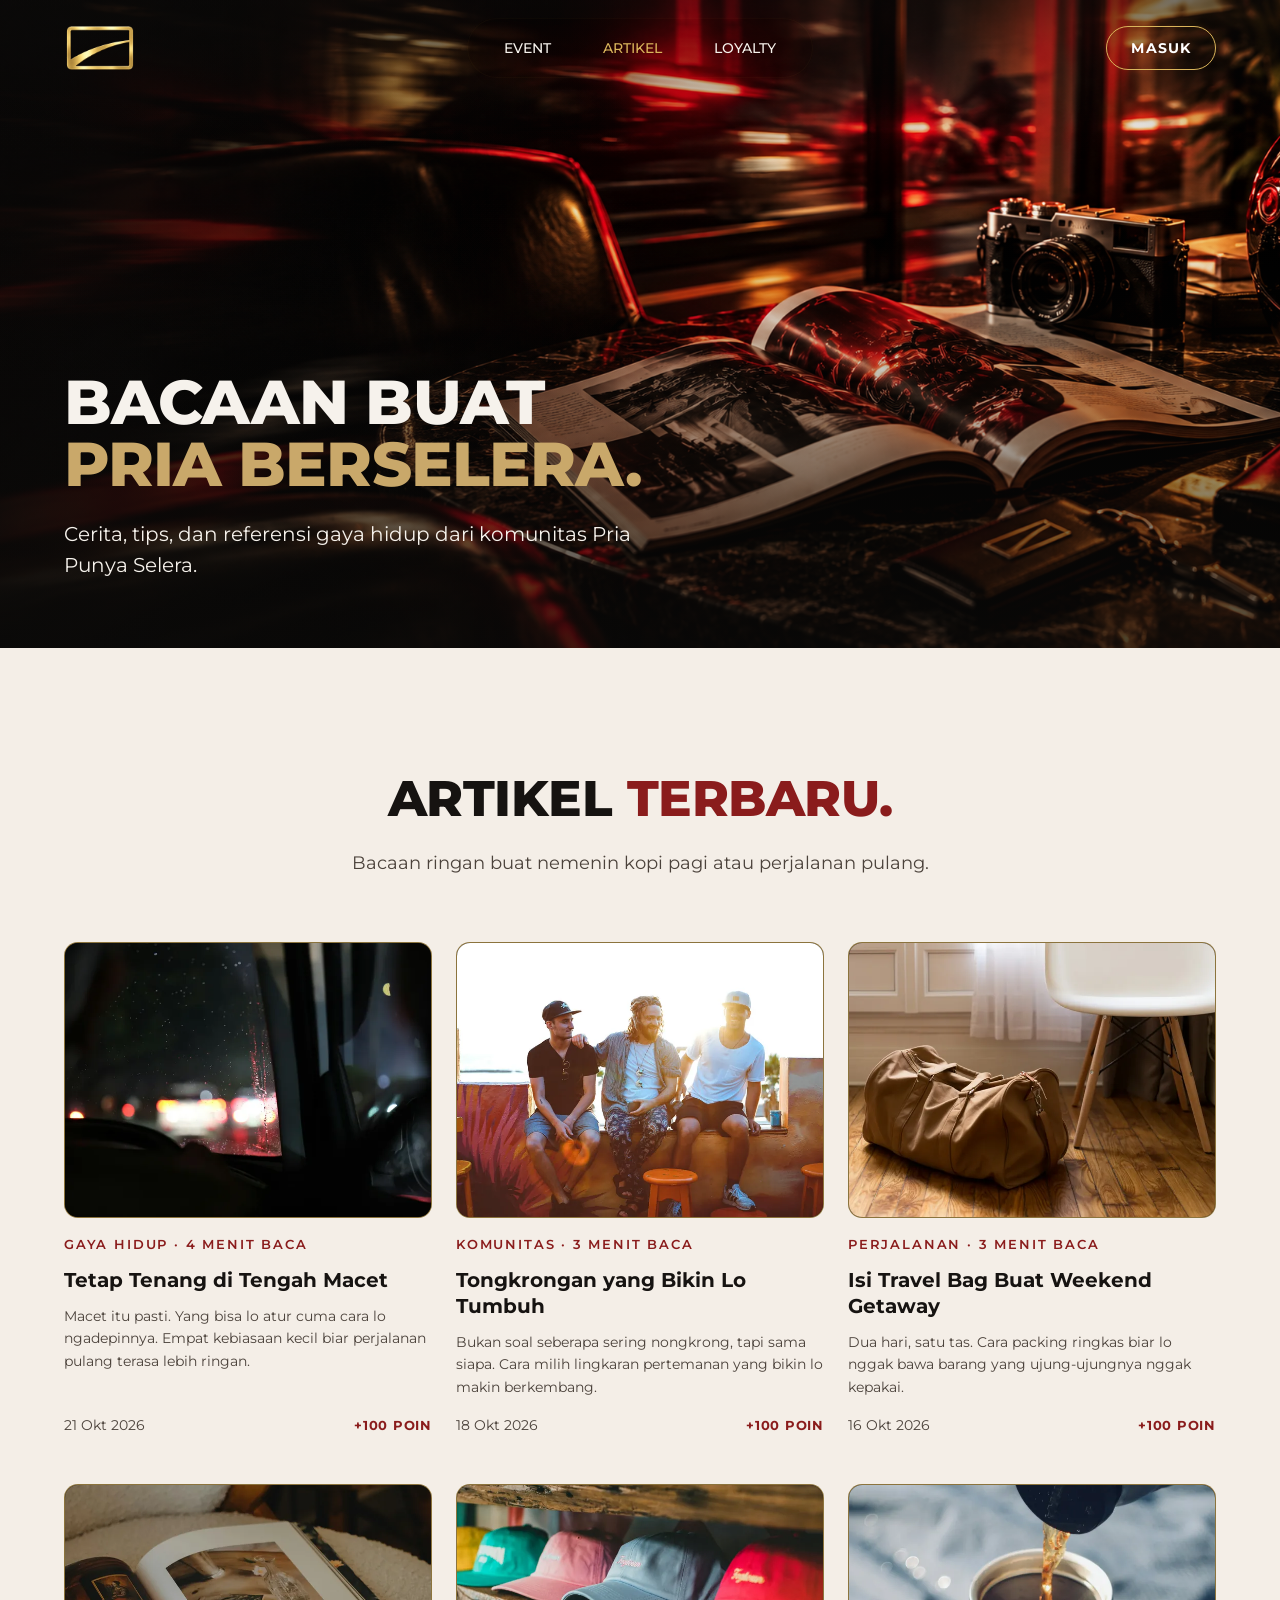
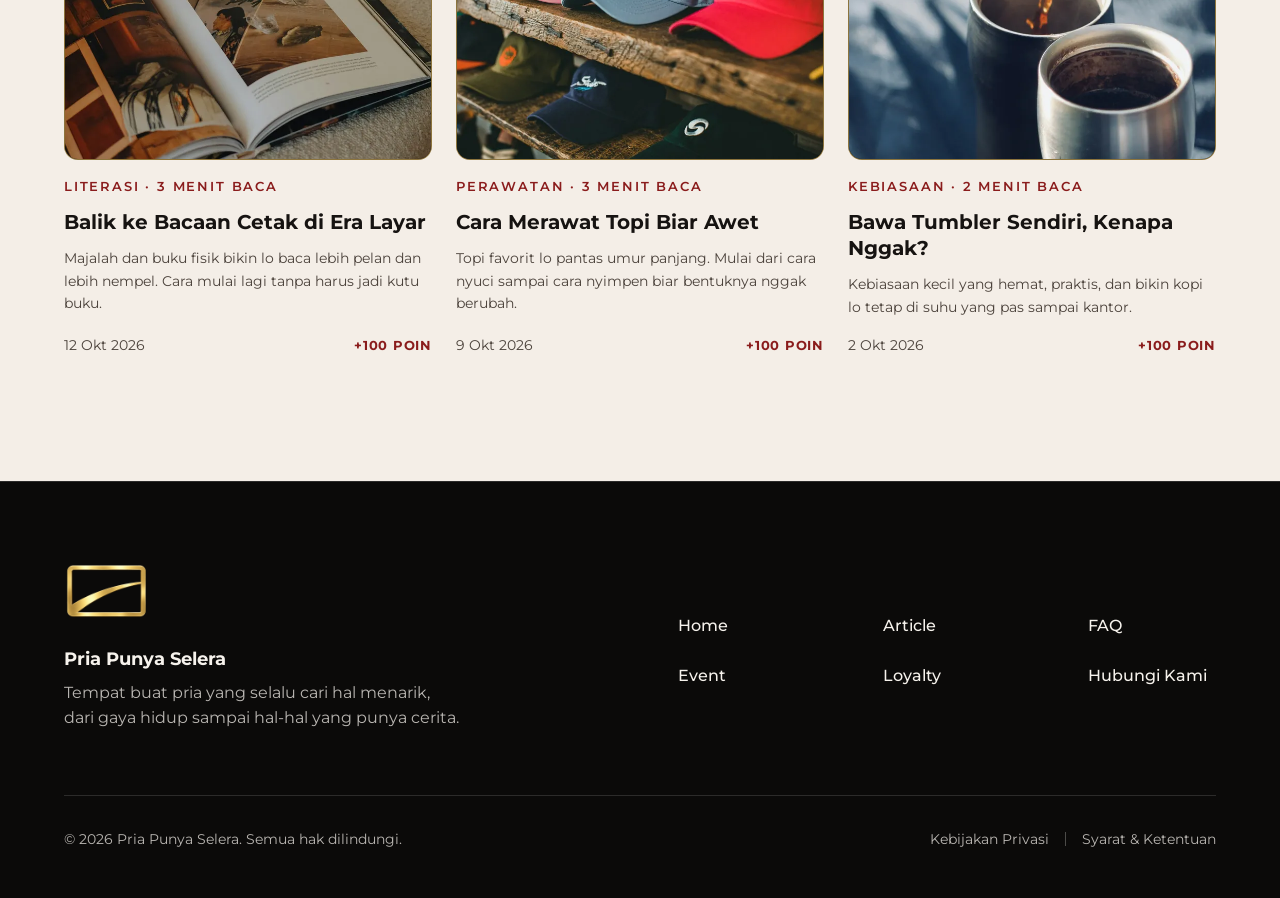
<file: artikel/index.html>
<!doctype html>
<html lang="id">
<head>
  <meta charset="utf-8">
  <meta name="viewport" content="width=device-width, initial-scale=1">
  <title>Artikel — Pria Punya Selera</title>
  <meta name="description" content="Cerita, tips, dan referensi gaya hidup dari komunitas Pria Punya Selera.">
  <meta name="theme-color" content="#0b0a09">
  <link rel="icon" href="/assets/home/favicon/favicon-32.png" type="image/png" sizes="32x32">
  <link rel="icon" href="/assets/home/favicon/favicon-192.png" type="image/png" sizes="192x192">
  <link rel="apple-touch-icon" href="/assets/home/favicon/apple-touch-icon.png">

  <link rel="preconnect" href="https://fonts.googleapis.com">
  <link rel="preconnect" href="https://fonts.gstatic.com" crossorigin>
  <link rel="stylesheet" href="https://fonts.googleapis.com/css2?family=Montserrat:wght@400..800&display=swap">

  <link rel="stylesheet" href="/css/tokens.css">
  <link rel="stylesheet" href="/css/main.css">
  <link rel="stylesheet" href="/css/pages.css">
  <script>document.documentElement.classList.add("js");</script>
  <script src="/js/auth-boot.js"></script>
  <script src="/js/main.js" defer></script>
  <script src="/js/app.js?v=2" type="module"></script>
</head>
<body>
  <a class="skip-link" href="#main">Langsung ke konten</a>

  <header class="site-header theme-dark">
    <div class="site-header__bar" aria-hidden="true"></div>
    <div class="container site-header__inner">
      <a class="site-header__brand" href="/">
        <img src="/assets/home/logo.png" alt="Pria Punya Selera — Beranda" width="404" height="304">
      </a>

      <!-- The toggle precedes the nav so the opened menu is next in tab order. -->
      <button class="nav-toggle" type="button" aria-expanded="false" aria-controls="site-nav" aria-label="Menu">
        <span class="nav-toggle__icon" aria-hidden="true"></span>
      </button>

      <nav class="site-nav" id="site-nav" aria-label="Navigasi utama">
        <ul class="site-nav__list">
          <li><a class="site-nav__link" href="/event/">Event</a></li>
          <li><a class="site-nav__link" href="/artikel/" aria-current="page">Artikel</a></li>
          <li><a class="site-nav__link" href="/loyalty/">Loyalty</a></li>
          <!-- Mobile menu only, for signed-in members (replaces the header profile button there). -->
          <li class="site-nav__profile"><a class="site-nav__link" href="/profil/">Profile</a></li>
        </ul>
      </nav>

      <a class="btn btn--secondary btn--sm site-header__login" href="/masuk/">Masuk</a>
      <!-- Signed-in members see this instead of Masuk (html[data-auth="in"], js/account.js). -->
      <div class="site-header__account">
        <a class="header-points" href="/loyalty/">
          <img src="/assets/coin.png" alt="" width="890" height="886">
          <span data-points-balance>0</span><span class="visually-hidden"> Poin</span>
        </a>
        <a class="header-profile" href="/profil/" aria-label="Profil"><svg viewBox="0 0 24 24" aria-hidden="true"><circle cx="12" cy="8.5" r="3.75"/><path d="M4.75 19.5c1.2-3.4 4-5 7.25-5s6.05 1.6 7.25 5"/></svg></a>
      </div>
    </div>
  </header>
  <script>
    // Size the compact nav pill before first paint; js/main.js keeps it updated.
    document.querySelector(".site-header").style.setProperty("--nav-w", document.querySelector(".site-nav__list").getBoundingClientRect().width + "px");
  </script>

  <main id="main" data-articles>
    <!-- Hero banner -->
    <section class="page-hero page-hero--artikel theme-dark" aria-labelledby="page-title">
      <div class="hero__media">
        <img src="/assets/Hero/artikel.png" alt="" width="1884" height="835" fetchpriority="high">
      </div>
      <div class="container">
        <div class="page-hero__content">
          <h1 class="display" id="page-title">
            <span class="line">Bacaan buat</span>
            <span class="line text-accent">pria berselera.</span>
          </h1>
          <p class="lead">Cerita, tips, dan referensi gaya hidup dari komunitas Pria Punya Selera.</p>
        </div>
      </div>
    </section>

    <!-- Article previews: rendered by js/article-list.js from js/article-data.js. -->
    <section class="section section--cream theme-light" id="artikel" aria-labelledby="previews-title">
      <div class="container">
        <div class="section-header section-header--center article-list__header">
          <h2 class="heading" id="previews-title">
            Artikel <span class="text-accent">terbaru.</span>
          </h2>
          <p class="description">Bacaan ringan buat nemenin kopi pagi atau perjalanan pulang.</p>
        </div>

        <ul class="article-grid" data-article-list aria-label="Daftar artikel"></ul>
        <noscript><p class="description">Aktifkan JavaScript untuk melihat daftar artikel.</p></noscript>
      </div>
    </section>
  </main>

  <footer class="site-footer theme-dark">
    <div class="container">
      <div class="site-footer__main">
        <div class="site-footer__brand">
          <a class="site-footer__logo" href="/">
            <img src="/assets/home/logo.png" alt="Pria Punya Selera — Beranda" width="404" height="304" loading="lazy">
          </a>
          <p class="site-footer__name">Pria Punya Selera</p>
          <p class="site-footer__desc">Tempat buat pria yang selalu cari hal menarik,<br> dari gaya hidup sampai hal-hal yang punya cerita.</p>
        </div>

        <nav aria-label="Navigasi footer">
          <ul class="site-footer__links">
            <li><a href="/">Home</a></li>
            <li><a href="/artikel/">Article</a></li>
            <li><a href="/#faq">FAQ</a></li>
            <li><a href="/event/">Event</a></li>
            <li><a href="/loyalty/">Loyalty</a></li>
            <li><a href="/hubungi-kami">Hubungi Kami</a></li>
          </ul>
        </nav>
      </div>

      <div class="site-footer__bottom">
        <p class="site-footer__copyright">© 2026 Pria Punya Selera. Semua hak dilindungi.</p>
        <ul class="site-footer__legal">
          <li><a href="/kebijakan-privasi">Kebijakan Privasi</a></li>
          <li><a href="/syarat-ketentuan">Syarat &amp; Ketentuan</a></li>
        </ul>
      </div>
    </div>
  </footer>
</body>
</html>
</file>
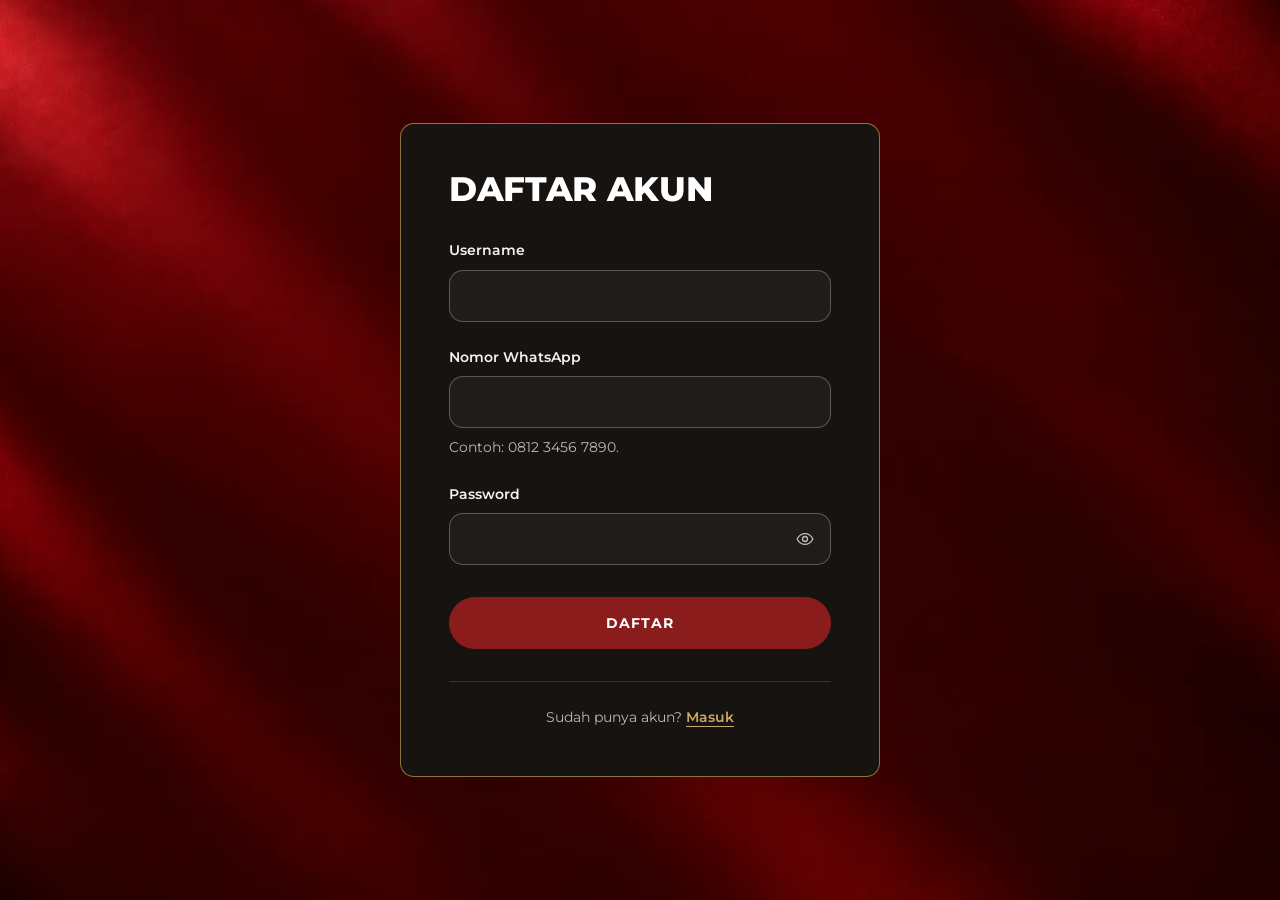
<file: daftar/index.html>
<!doctype html>
<html lang="id">
<head>
  <meta charset="utf-8">
  <meta name="viewport" content="width=device-width, initial-scale=1">
  <title>Daftar — Pria Punya Selera</title>
  <meta name="description" content="Gabung jadi member Pria Punya Selera dan mulai kumpulin poin.">
  <meta name="theme-color" content="#0b0a09">
  <link rel="icon" href="/assets/home/favicon/favicon-32.png" type="image/png" sizes="32x32">
  <link rel="icon" href="/assets/home/favicon/favicon-192.png" type="image/png" sizes="192x192">
  <link rel="apple-touch-icon" href="/assets/home/favicon/apple-touch-icon.png">

  <link rel="preconnect" href="https://fonts.googleapis.com">
  <link rel="preconnect" href="https://fonts.gstatic.com" crossorigin>
  <link rel="stylesheet" href="https://fonts.googleapis.com/css2?family=Montserrat:wght@400..800&display=swap">

  <link rel="stylesheet" href="/css/tokens.css">
  <link rel="stylesheet" href="/css/main.css">
  <link rel="stylesheet" href="/css/pages.css">
  <script>document.documentElement.classList.add("js");</script>
  <meta name="pps-auth" content="guest">
  <script src="/js/auth-boot.js"></script>
  <script src="/js/app.js" type="module"></script>
</head>
<body>
  <main id="main" data-auth-page>
    <!-- Register. Prototype: any input signs in (js/auth.js); there is no account service yet. -->
    <section class="auth section--satin theme-dark" aria-labelledby="auth-title">
      <div class="container">
        <div class="auth__card surface panel">
          <h1 class="auth__title" id="auth-title">Daftar akun</h1>
          <p class="auth__notice" role="status" data-auth-reason hidden></p>

          <form class="form" data-auth-form="register" autocomplete="off" novalidate>
              <div class="field">
                <label class="field__label" for="username">Username</label>
                <input class="field__input" id="username" name="username" type="text" autocomplete="off" data-lpignore="true" data-1p-ignore data-bwignore data-form-type="other" autocapitalize="none" spellcheck="false" maxlength="20" required aria-describedby="username-error">
                <p class="field__error" id="username-error" data-error-for="username"></p>
              </div>
              <div class="field">
                <label class="field__label" for="phone">Nomor WhatsApp</label>
                <input class="field__input" id="phone" name="phone" type="tel" autocomplete="off" data-lpignore="true" data-1p-ignore data-bwignore data-form-type="other" inputmode="tel" required aria-describedby="phone-hint phone-error">
                <p class="field__hint" id="phone-hint">Contoh: 0812 3456 7890.</p>
                <p class="field__error" id="phone-error" data-error-for="phone"></p>
              </div>
              <div class="field">
                <label class="field__label" for="password">Password</label>
                <div class="field__control">
                  <input class="field__input field__input--masked" id="password" name="password" type="text" autocomplete="off" autocapitalize="none" spellcheck="false" data-lpignore="true" data-1p-ignore data-bwignore data-form-type="other" required aria-describedby="password-error">
                  <button class="field__toggle" type="button" aria-controls="password" aria-pressed="false" aria-label="Tampilkan password" data-password-toggle><svg class="field__toggle-show" viewBox="0 0 24 24" aria-hidden="true"><path d="M2.5 12S6 5.5 12 5.5 21.5 12 21.5 12 18 18.5 12 18.5 2.5 12 2.5 12Z"/><circle cx="12" cy="12" r="3"/></svg><svg class="field__toggle-hide" viewBox="0 0 24 24" aria-hidden="true"><path d="M3 3l18 18M10.6 5.6A10 10 0 0 1 12 5.5c6 0 9.5 6.5 9.5 6.5a17 17 0 0 1-3 3.8M6.4 6.9A17 17 0 0 0 2.5 12S6 18.5 12 18.5a9.6 9.6 0 0 0 4.4-1.1M9.9 9.9a3 3 0 0 0 4.2 4.2"/></svg></button>
                </div>
                <p class="field__error" id="password-error" data-error-for="password"></p>
              </div>
            <div class="auth__actions">
              <button class="btn btn--primary" type="submit">Daftar</button>
            </div>
          </form>

          <p class="auth__switch">Sudah punya akun? <a class="text-link" href="/masuk/" data-auth-switch>Masuk</a></p>
        </div>
      </div>
    </section>
  </main>

</body>
</html>
</file>
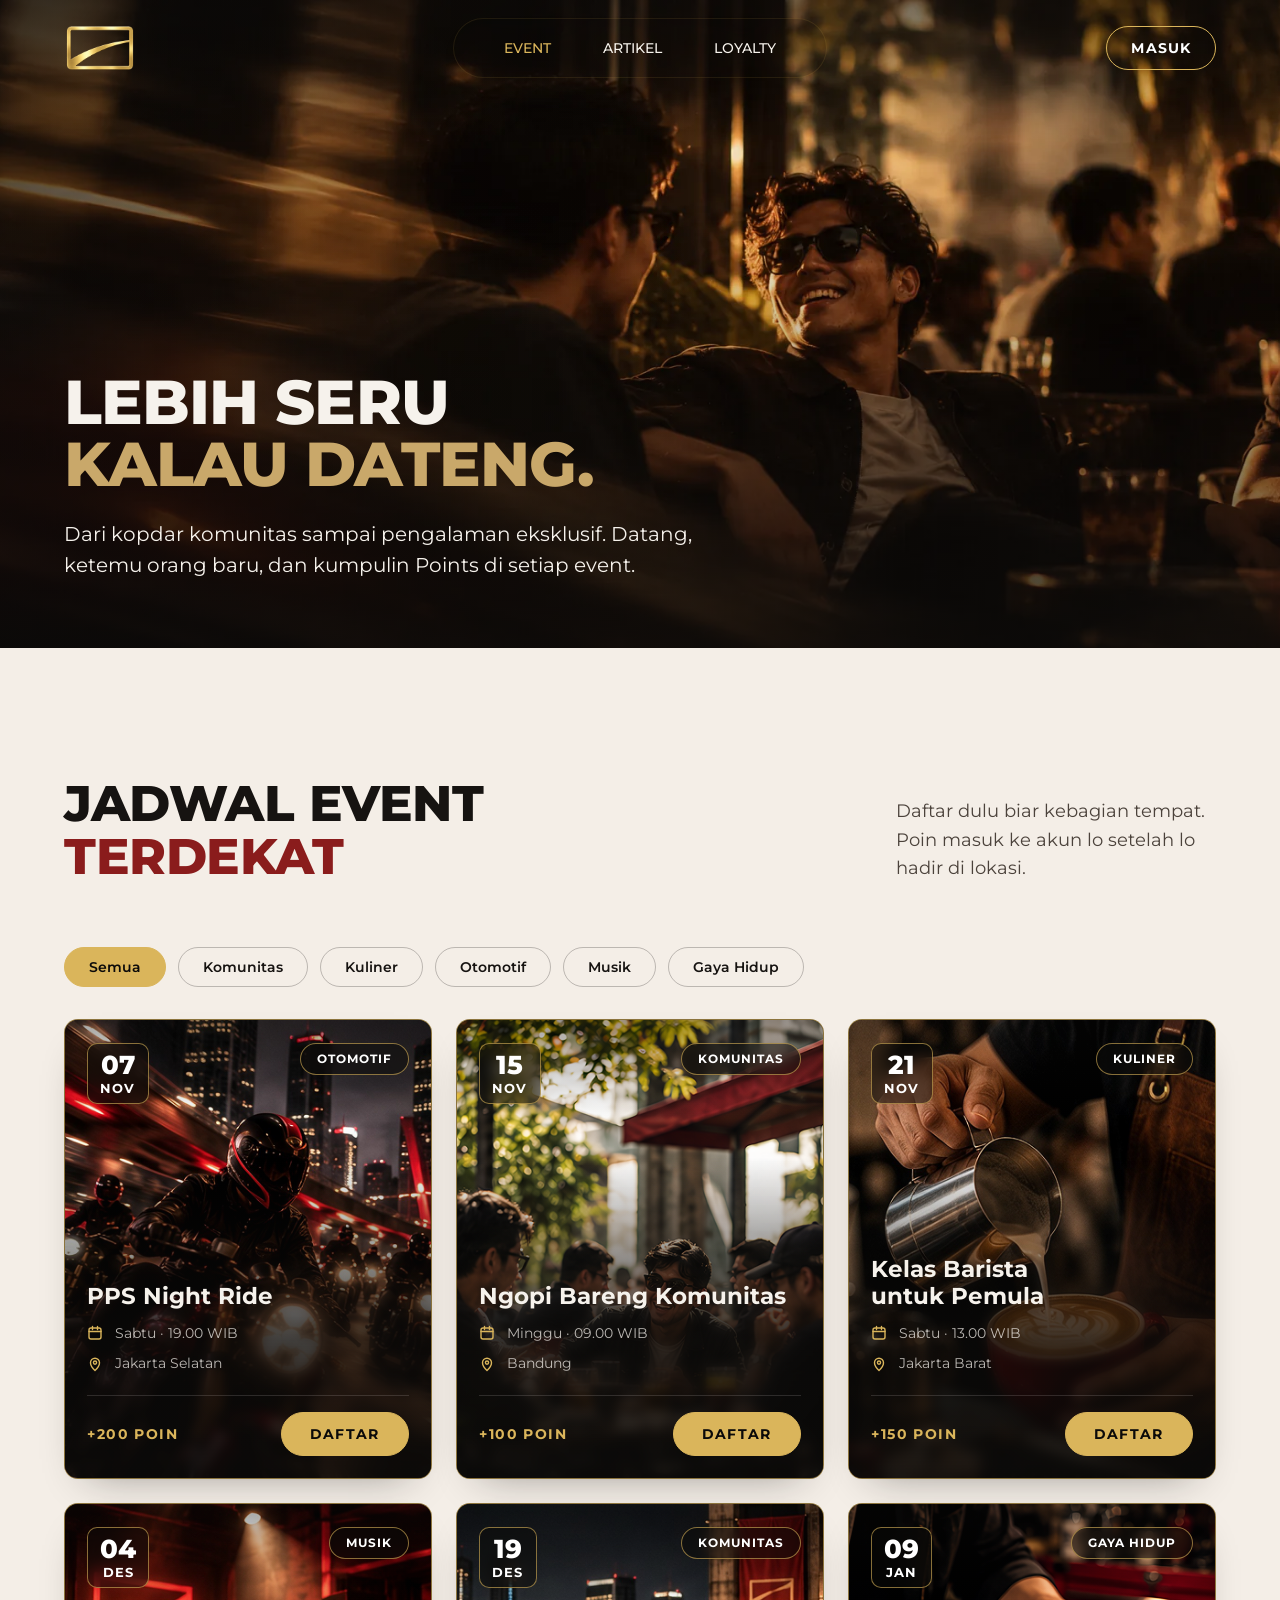
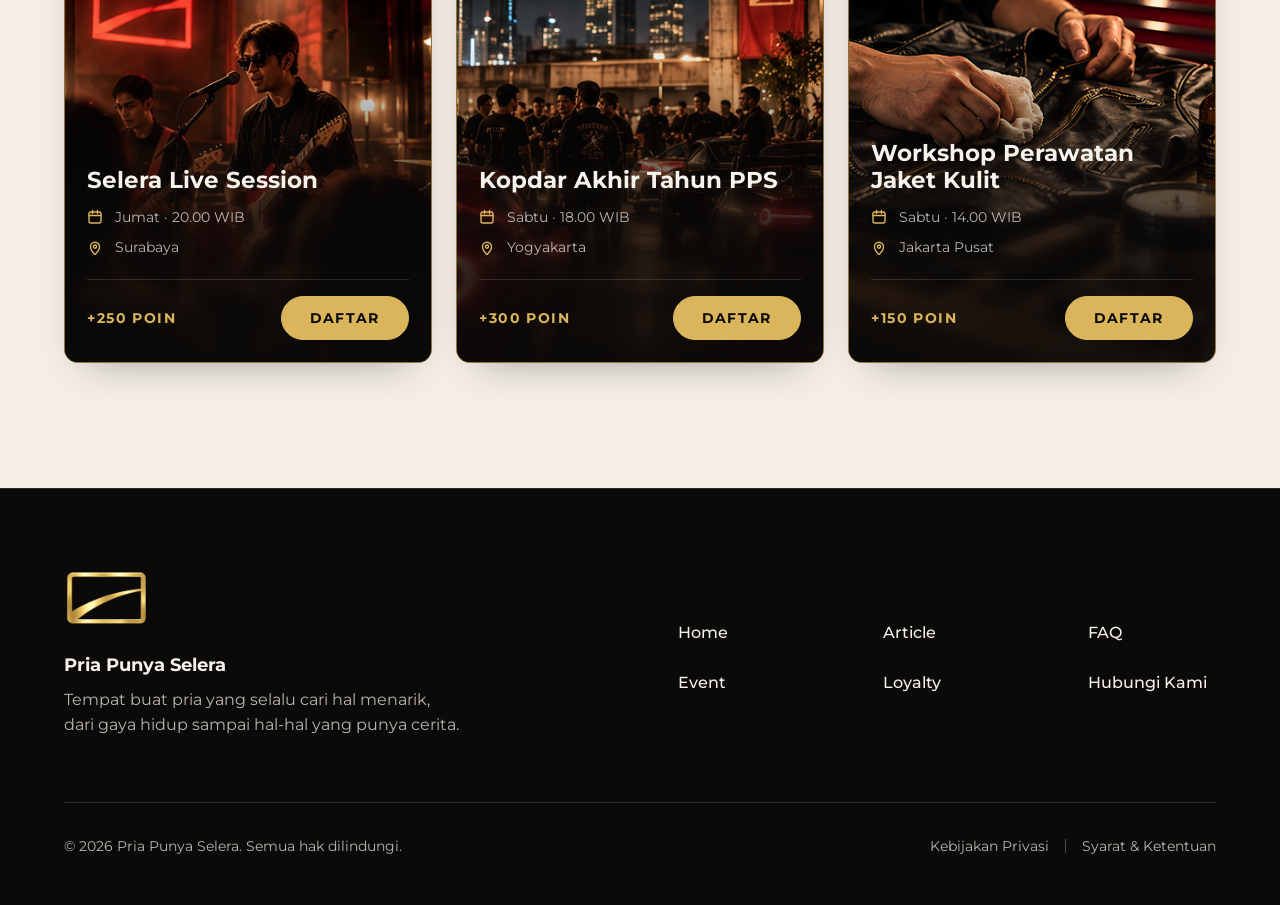
<file: event/index.html>
<!doctype html>
<html lang="id">
<head>
  <meta charset="utf-8">
  <meta name="viewport" content="width=device-width, initial-scale=1">
  <title>Event — Pria Punya Selera</title>
  <meta name="description" content="Jadwal event Pria Punya Selera: kopdar komunitas, kelas, dan pengalaman eksklusif. Datang dan kumpulin poin.">
  <meta name="theme-color" content="#0b0a09">
  <link rel="icon" href="/assets/home/favicon/favicon-32.png" type="image/png" sizes="32x32">
  <link rel="icon" href="/assets/home/favicon/favicon-192.png" type="image/png" sizes="192x192">
  <link rel="apple-touch-icon" href="/assets/home/favicon/apple-touch-icon.png">

  <link rel="preconnect" href="https://fonts.googleapis.com">
  <link rel="preconnect" href="https://fonts.gstatic.com" crossorigin>
  <link rel="stylesheet" href="https://fonts.googleapis.com/css2?family=Montserrat:wght@400..800&display=swap">

  <link rel="stylesheet" href="/css/tokens.css">
  <link rel="stylesheet" href="/css/main.css">
  <link rel="stylesheet" href="/css/pages.css">
  <script>document.documentElement.classList.add("js");</script>
  <script src="/js/auth-boot.js"></script>
  <script src="/js/main.js" defer></script>
  <script src="/js/app.js" type="module"></script>
</head>
<body>
  <a class="skip-link" href="#main">Langsung ke konten</a>

  <header class="site-header theme-dark">
    <div class="site-header__bar" aria-hidden="true"></div>
    <div class="container site-header__inner">
      <a class="site-header__brand" href="/">
        <img src="/assets/home/logo.png" alt="Pria Punya Selera — Beranda" width="404" height="304">
      </a>

      <!-- The toggle precedes the nav so the opened menu is next in tab order. -->
      <button class="nav-toggle" type="button" aria-expanded="false" aria-controls="site-nav" aria-label="Menu">
        <span class="nav-toggle__icon" aria-hidden="true"></span>
      </button>

      <nav class="site-nav" id="site-nav" aria-label="Navigasi utama">
        <ul class="site-nav__list">
          <li><a class="site-nav__link" href="/event/" aria-current="page">Event</a></li>
          <li><a class="site-nav__link" href="/artikel/">Artikel</a></li>
          <li><a class="site-nav__link" href="/loyalty/">Loyalty</a></li>
          <!-- Mobile menu only, for signed-in members (replaces the header profile button there). -->
          <li class="site-nav__profile"><a class="site-nav__link" href="/profil/">Profile</a></li>
        </ul>
      </nav>

      <a class="btn btn--secondary btn--sm site-header__login" href="/masuk/">Masuk</a>
      <!-- Signed-in members see this instead of Masuk (html[data-auth="in"], js/account.js). -->
      <div class="site-header__account">
        <a class="header-points" href="/loyalty/">
          <img src="/assets/coin.png" alt="" width="890" height="886">
          <span data-points-balance>0</span><span class="visually-hidden"> Poin</span>
        </a>
        <a class="header-profile" href="/profil/" aria-label="Profil"><svg viewBox="0 0 24 24" aria-hidden="true"><circle cx="12" cy="8.5" r="3.75"/><path d="M4.75 19.5c1.2-3.4 4-5 7.25-5s6.05 1.6 7.25 5"/></svg></a>
      </div>
    </div>
  </header>
  <script>
    // Size the compact nav pill before first paint; js/main.js keeps it updated.
    document.querySelector(".site-header").style.setProperty("--nav-w", document.querySelector(".site-nav__list").getBoundingClientRect().width + "px");
  </script>

  <main id="main" data-events>
    <!-- Hero banner -->
    <section class="page-hero page-hero--event theme-dark" aria-labelledby="page-title">
      <div class="hero__media">
        <img src="/assets/Hero/optimized/event-1600.webp"
             srcset="/assets/Hero/optimized/event-960.webp 960w, /assets/Hero/optimized/event-1600.webp 1600w, /assets/Hero/optimized/event-2048.webp 2048w"
             sizes="(max-aspect-ratio: 8/3) 192vh, 100vw"
             alt="" width="2048" height="768" fetchpriority="high">
      </div>
      <div class="container">
        <div class="page-hero__content">
          <h1 class="display" id="page-title">
            <span class="line">Lebih seru</span>
            <span class="line text-accent">kalau dateng.</span>
          </h1>
          <p class="lead">Dari kopdar komunitas sampai pengalaman eksklusif. Datang, ketemu orang baru, dan kumpulin Points di setiap event.</p>
        </div>
      </div>
    </section>

    <!-- Event list. Sample schedule: replace with confirmed events before launch. -->
    <section class="section section--cream theme-light" id="jadwal" aria-labelledby="events-title">
      <div class="container">
        <div class="section-header split">
          <h2 class="heading" id="events-title">
            <span class="line">Jadwal event</span>
            <span class="line"><span class="text-accent">terdekat</span>
          </h2>
          <p class="description">Daftar dulu biar kebagian tempat. Poin masuk ke akun lo setelah lo hadir di lokasi.</p>
        </div>

        <div class="events__toolbar">
          <ul class="chip-group" aria-label="Filter kategori event">
            <li><button class="chip" type="button" data-filter="semua" aria-pressed="true">Semua</button></li>
            <li><button class="chip" type="button" data-filter="komunitas" aria-pressed="false">Komunitas</button></li>
            <li><button class="chip" type="button" data-filter="kuliner" aria-pressed="false">Kuliner</button></li>
            <li><button class="chip" type="button" data-filter="otomotif" aria-pressed="false">Otomotif</button></li>
            <li><button class="chip" type="button" data-filter="musik" aria-pressed="false">Musik</button></li>
            <li><button class="chip" type="button" data-filter="gaya-hidup" aria-pressed="false">Gaya Hidup</button></li>
          </ul>
          <!-- <p class="events__count" data-event-count aria-live="polite">6 event</p> -->
        </div>

        <ol class="event-list">
          <li class="event-card" data-event="night-ride" data-category="otomotif">
            <img class="event-card__img" src="/assets/events/PPS%20Night%20Ride.png"
                 alt="" width="400" height="507" loading="lazy">
            <div class="event-card__top">
              <p class="event-card__date" aria-hidden="true"><span class="event-card__day">07</span> <span class="event-card__month">Nov</span></p>
              <p class="event-card__category">Otomotif</p>
            </div>
            <div class="event-card__body">
              <h3 class="event-card__title" id="ev-night-ride">PPS Night Ride</h3>
              <ul class="event-card__info">
                <li><svg class="event-card__icon" viewBox="0 0 16 16" aria-hidden="true"><rect x="2" y="3" width="12" height="11" rx="2"/><path d="M2 6.5h12M5.5 1.5v3M10.5 1.5v3"/></svg><time datetime="2026-11-07T19:00+07:00"><span class="visually-hidden">7 November 2026, </span>Sabtu · 19.00 WIB</time></li>
                <li><svg class="event-card__icon" viewBox="0 0 16 16" aria-hidden="true"><path d="M8 14.5s4.5-4.2 4.5-7.8a4.5 4.5 0 0 0-9 0c0 3.6 4.5 7.8 4.5 7.8Z"/><circle cx="8" cy="6.6" r="1.6"/></svg>Jakarta Selatan</li>
              </ul>
              <div class="event-card__footer">
                <p class="event-card__points">+200 Poin</p>
                <button class="btn btn--gold btn--sm" type="button" data-register data-auth-required data-auth-action="daftar:night-ride" aria-pressed="false" aria-describedby="ev-night-ride">Daftar</button>
              </div>
            </div>
          </li>
          <li class="event-card" data-event="ngopi-bareng" data-category="komunitas">
            <img class="event-card__img" src="/assets/events/Ngopi%20Bareng%20Komunitas.png"
                 alt="" width="400" height="507" loading="lazy">
            <div class="event-card__top">
              <p class="event-card__date" aria-hidden="true"><span class="event-card__day">15</span> <span class="event-card__month">Nov</span></p>
              <p class="event-card__category">Komunitas</p>
            </div>
            <div class="event-card__body">
              <h3 class="event-card__title" id="ev-ngopi-bareng">Ngopi Bareng Komunitas</h3>
              <ul class="event-card__info">
                <li><svg class="event-card__icon" viewBox="0 0 16 16" aria-hidden="true"><rect x="2" y="3" width="12" height="11" rx="2"/><path d="M2 6.5h12M5.5 1.5v3M10.5 1.5v3"/></svg><time datetime="2026-11-15T09:00+07:00"><span class="visually-hidden">15 November 2026, </span>Minggu · 09.00 WIB</time></li>
                <li><svg class="event-card__icon" viewBox="0 0 16 16" aria-hidden="true"><path d="M8 14.5s4.5-4.2 4.5-7.8a4.5 4.5 0 0 0-9 0c0 3.6 4.5 7.8 4.5 7.8Z"/><circle cx="8" cy="6.6" r="1.6"/></svg>Bandung</li>
              </ul>
              <div class="event-card__footer">
                <p class="event-card__points">+100 Poin</p>
                <button class="btn btn--gold btn--sm" type="button" data-register data-auth-required data-auth-action="daftar:ngopi-bareng" aria-pressed="false" aria-describedby="ev-ngopi-bareng">Daftar</button>
              </div>
            </div>
          </li>
          <li class="event-card" data-event="kelas-barista" data-category="kuliner">
            <img class="event-card__img" src="/assets/events/Kelas%20Barista%20untuk%20Pemula.png"
                 alt="" width="400" height="507" loading="lazy">
            <div class="event-card__top">
              <p class="event-card__date" aria-hidden="true"><span class="event-card__day">21</span> <span class="event-card__month">Nov</span></p>
              <p class="event-card__category">Kuliner</p>
            </div>
            <div class="event-card__body">
              <h3 class="event-card__title" id="ev-kelas-barista">Kelas Barista untuk Pemula</h3>
              <ul class="event-card__info">
                <li><svg class="event-card__icon" viewBox="0 0 16 16" aria-hidden="true"><rect x="2" y="3" width="12" height="11" rx="2"/><path d="M2 6.5h12M5.5 1.5v3M10.5 1.5v3"/></svg><time datetime="2026-11-21T13:00+07:00"><span class="visually-hidden">21 November 2026, </span>Sabtu · 13.00 WIB</time></li>
                <li><svg class="event-card__icon" viewBox="0 0 16 16" aria-hidden="true"><path d="M8 14.5s4.5-4.2 4.5-7.8a4.5 4.5 0 0 0-9 0c0 3.6 4.5 7.8 4.5 7.8Z"/><circle cx="8" cy="6.6" r="1.6"/></svg>Jakarta Barat</li>
              </ul>
              <div class="event-card__footer">
                <p class="event-card__points">+150 Poin</p>
                <button class="btn btn--gold btn--sm" type="button" data-register data-auth-required data-auth-action="daftar:kelas-barista" aria-pressed="false" aria-describedby="ev-kelas-barista">Daftar</button>
              </div>
            </div>
          </li>
          <li class="event-card" data-event="selera-live" data-category="musik">
            <img class="event-card__img" src="/assets/events/Selera%20Live%20Session.png"
                 alt="" width="400" height="507" loading="lazy">
            <div class="event-card__top">
              <p class="event-card__date" aria-hidden="true"><span class="event-card__day">04</span> <span class="event-card__month">Des</span></p>
              <p class="event-card__category">Musik</p>
            </div>
            <div class="event-card__body">
              <h3 class="event-card__title" id="ev-selera-live">Selera Live Session</h3>
              <ul class="event-card__info">
                <li><svg class="event-card__icon" viewBox="0 0 16 16" aria-hidden="true"><rect x="2" y="3" width="12" height="11" rx="2"/><path d="M2 6.5h12M5.5 1.5v3M10.5 1.5v3"/></svg><time datetime="2026-12-04T20:00+07:00"><span class="visually-hidden">4 Desember 2026, </span>Jumat · 20.00 WIB</time></li>
                <li><svg class="event-card__icon" viewBox="0 0 16 16" aria-hidden="true"><path d="M8 14.5s4.5-4.2 4.5-7.8a4.5 4.5 0 0 0-9 0c0 3.6 4.5 7.8 4.5 7.8Z"/><circle cx="8" cy="6.6" r="1.6"/></svg>Surabaya</li>
              </ul>
              <div class="event-card__footer">
                <p class="event-card__points">+250 Poin</p>
                <button class="btn btn--gold btn--sm" type="button" data-register data-auth-required data-auth-action="daftar:selera-live" aria-pressed="false" aria-describedby="ev-selera-live">Daftar</button>
              </div>
            </div>
          </li>
          <li class="event-card" data-event="kopdar-akhir-tahun" data-category="komunitas">
            <img class="event-card__img" src="/assets/events/Kopdar%20Akhir%20Tahun%20PPS.png"
                 alt="" width="400" height="507" loading="lazy">
            <div class="event-card__top">
              <p class="event-card__date" aria-hidden="true"><span class="event-card__day">19</span> <span class="event-card__month">Des</span></p>
              <p class="event-card__category">Komunitas</p>
            </div>
            <div class="event-card__body">
              <h3 class="event-card__title" id="ev-kopdar-akhir-tahun">Kopdar Akhir Tahun PPS</h3>
              <ul class="event-card__info">
                <li><svg class="event-card__icon" viewBox="0 0 16 16" aria-hidden="true"><rect x="2" y="3" width="12" height="11" rx="2"/><path d="M2 6.5h12M5.5 1.5v3M10.5 1.5v3"/></svg><time datetime="2026-12-19T18:00+07:00"><span class="visually-hidden">19 Desember 2026, </span>Sabtu · 18.00 WIB</time></li>
                <li><svg class="event-card__icon" viewBox="0 0 16 16" aria-hidden="true"><path d="M8 14.5s4.5-4.2 4.5-7.8a4.5 4.5 0 0 0-9 0c0 3.6 4.5 7.8 4.5 7.8Z"/><circle cx="8" cy="6.6" r="1.6"/></svg>Yogyakarta</li>
              </ul>
              <div class="event-card__footer">
                <p class="event-card__points">+300 Poin</p>
                <button class="btn btn--gold btn--sm" type="button" data-register data-auth-required data-auth-action="daftar:kopdar-akhir-tahun" aria-pressed="false" aria-describedby="ev-kopdar-akhir-tahun">Daftar</button>
              </div>
            </div>
          </li>
          <li class="event-card" data-event="workshop-jaket-kulit" data-category="gaya-hidup">
            <img class="event-card__img" src="/assets/events/Workshop%20Perawatan%20Jaket%20Kulit.png"
                 alt="" width="400" height="507" loading="lazy">
            <div class="event-card__top">
              <p class="event-card__date" aria-hidden="true"><span class="event-card__day">09</span> <span class="event-card__month">Jan</span></p>
              <p class="event-card__category">Gaya Hidup</p>
            </div>
            <div class="event-card__body">
              <h3 class="event-card__title" id="ev-workshop-jaket-kulit">Workshop Perawatan Jaket Kulit</h3>
              <ul class="event-card__info">
                <li><svg class="event-card__icon" viewBox="0 0 16 16" aria-hidden="true"><rect x="2" y="3" width="12" height="11" rx="2"/><path d="M2 6.5h12M5.5 1.5v3M10.5 1.5v3"/></svg><time datetime="2027-01-09T14:00+07:00"><span class="visually-hidden">9 Januari 2027, </span>Sabtu · 14.00 WIB</time></li>
                <li><svg class="event-card__icon" viewBox="0 0 16 16" aria-hidden="true"><path d="M8 14.5s4.5-4.2 4.5-7.8a4.5 4.5 0 0 0-9 0c0 3.6 4.5 7.8 4.5 7.8Z"/><circle cx="8" cy="6.6" r="1.6"/></svg>Jakarta Pusat</li>
              </ul>
              <div class="event-card__footer">
                <p class="event-card__points">+150 Poin</p>
                <button class="btn btn--gold btn--sm" type="button" data-register data-auth-required data-auth-action="daftar:workshop-jaket-kulit" aria-pressed="false" aria-describedby="ev-workshop-jaket-kulit">Daftar</button>
              </div>
            </div>
          </li>
        </ol>
      </div>
    </section>

    <!-- App download banner. Hidden until the store links are live; remove `hidden` to show it. -->
    <section class="section section--satin theme-dark" aria-labelledby="app-title" hidden>
      <div class="container app-banner__inner">
        <h2 class="heading" id="app-title">
          <span class="line">Semua event,</span>
          <span class="line text-accent">satu aplikasi.</span>
        </h2>
        <div class="app-banner__aside">
          <p class="description">Pantau jadwal, simpan tiket, dan cek poin lo langsung dari HP.</p>
          <div class="actions">
            <span class="btn btn--secondary" aria-disabled="true">App Store</span>
            <span class="btn btn--secondary" aria-disabled="true">Google Play</span>
          </div>
          <p class="app-banner__note">Aplikasi PPS segera hadir di App Store dan Google Play.</p>
        </div>
      </div>
    </section>
  </main>

  <footer class="site-footer theme-dark">
    <div class="container">
      <div class="site-footer__main">
        <div class="site-footer__brand">
          <a class="site-footer__logo" href="/">
            <img src="/assets/home/logo.png" alt="Pria Punya Selera — Beranda" width="404" height="304" loading="lazy">
          </a>
          <p class="site-footer__name">Pria Punya Selera</p>
          <p class="site-footer__desc">Tempat buat pria yang selalu cari hal menarik,<br> dari gaya hidup sampai hal-hal yang punya cerita.</p>
        </div>

        <nav aria-label="Navigasi footer">
          <ul class="site-footer__links">
            <li><a href="/">Home</a></li>
            <li><a href="/artikel/">Article</a></li>
            <li><a href="/#faq">FAQ</a></li>
            <li><a href="/event/">Event</a></li>
            <li><a href="/loyalty/">Loyalty</a></li>
            <li><a href="/hubungi-kami">Hubungi Kami</a></li>
          </ul>
        </nav>
      </div>

      <div class="site-footer__bottom">
        <p class="site-footer__copyright">© 2026 Pria Punya Selera. Semua hak dilindungi.</p>
        <ul class="site-footer__legal">
          <li><a href="/kebijakan-privasi">Kebijakan Privasi</a></li>
          <li><a href="/syarat-ketentuan">Syarat &amp; Ketentuan</a></li>
        </ul>
      </div>
    </div>
  </footer>
</body>
</html>
</file>
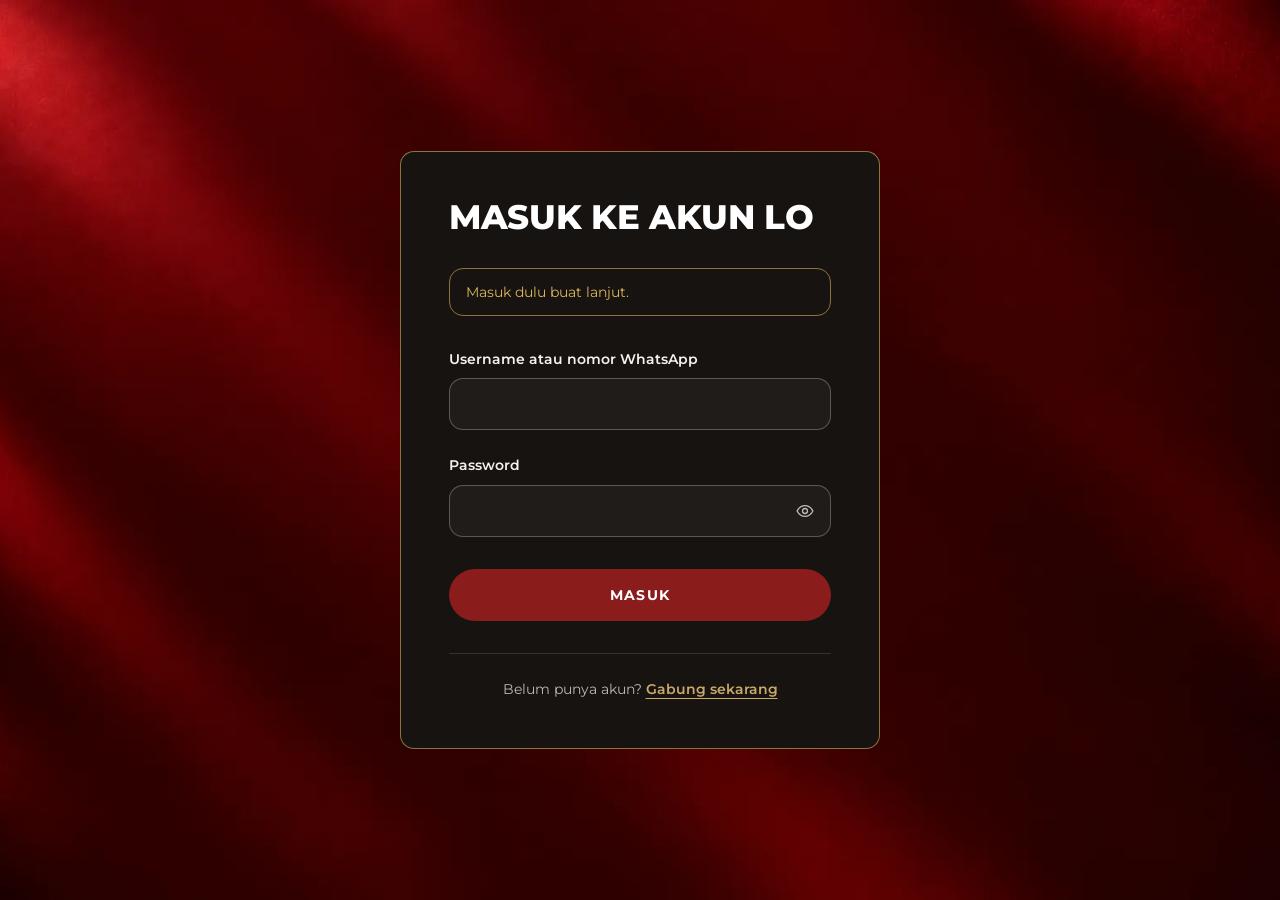
<file: exclusive-pass/index.html>
<!doctype html>
<html lang="id">
<head>
  <meta charset="utf-8">
  <meta name="viewport" content="width=device-width, initial-scale=1">
  <title>Guild Exclusive Pass — Pria Punya Selera</title>
  <meta name="description" content="Tukar poin dengan akses eksklusif ke event Pria Punya Selera.">
  <meta name="theme-color" content="#0b0a09">
  <link rel="icon" href="/assets/home/favicon/favicon-32.png" type="image/png" sizes="32x32">
  <link rel="icon" href="/assets/home/favicon/favicon-192.png" type="image/png" sizes="192x192">
  <link rel="apple-touch-icon" href="/assets/home/favicon/apple-touch-icon.png">

  <link rel="preconnect" href="https://fonts.googleapis.com">
  <link rel="preconnect" href="https://fonts.gstatic.com" crossorigin>
  <link rel="stylesheet" href="https://fonts.googleapis.com/css2?family=Montserrat:wght@400..800&display=swap">

  <link rel="stylesheet" href="/css/tokens.css">
  <link rel="stylesheet" href="/css/main.css">
  <link rel="stylesheet" href="/css/pages.css">
  <script>document.documentElement.classList.add("js");</script>
  <meta name="pps-auth" content="required">
  <script src="/js/auth-boot.js"></script>
  <script src="/js/main.js" defer></script>
  <script src="/js/app.js" type="module"></script>
</head>
<body>
  <a class="skip-link" href="#main">Langsung ke konten</a>

  <header class="site-header theme-dark">
    <div class="site-header__bar" aria-hidden="true"></div>
    <div class="container site-header__inner">
      <a class="site-header__brand" href="/">
        <img src="/assets/home/logo.png" alt="Pria Punya Selera — Beranda" width="404" height="304">
      </a>

      <!-- The toggle precedes the nav so the opened menu is next in tab order. -->
      <button class="nav-toggle" type="button" aria-expanded="false" aria-controls="site-nav" aria-label="Menu">
        <span class="nav-toggle__icon" aria-hidden="true"></span>
      </button>

      <nav class="site-nav" id="site-nav" aria-label="Navigasi utama">
        <ul class="site-nav__list">
          <li><a class="site-nav__link" href="/event/">Event</a></li>
          <li><a class="site-nav__link" href="/artikel/">Artikel</a></li>
          <li><a class="site-nav__link" href="/loyalty/">Loyalty</a></li>
          <!-- Mobile menu only, for signed-in members (replaces the header profile button there). -->
          <li class="site-nav__profile"><a class="site-nav__link" href="/profil/">Profile</a></li>
        </ul>
      </nav>

      <a class="btn btn--secondary btn--sm site-header__login" href="/masuk/">Masuk</a>
      <!-- Signed-in members see this instead of Masuk (html[data-auth="in"], js/account.js). -->
      <div class="site-header__account">
        <a class="header-points" href="/loyalty/">
          <img src="/assets/coin.png" alt="" width="890" height="886">
          <span data-points-balance>0</span><span class="visually-hidden"> Poin</span>
        </a>
        <a class="header-profile" href="/profil/" aria-label="Profil"><svg viewBox="0 0 24 24" aria-hidden="true"><circle cx="12" cy="8.5" r="3.75"/><path d="M4.75 19.5c1.2-3.4 4-5 7.25-5s6.05 1.6 7.25 5"/></svg></a>
      </div>
    </div>
  </header>
  <script>
    // Size the compact nav pill before first paint; js/main.js keeps it updated.
    document.querySelector(".site-header").style.setProperty("--nav-w", document.querySelector(".site-nav__list").getBoundingClientRect().width + "px");
  </script>

  <main id="main" data-shop="pass">
    <!-- Main banner -->
    <section class="page-hero page-hero--compact theme-dark" aria-labelledby="page-title">
      <div class="container hero-split">
        <div class="page-hero__content">
          <nav aria-label="Breadcrumb">
            <ol class="breadcrumb">
              <li><a href="/loyalty/">Loyalty</a></li>
              <li aria-current="page">Guild Exclusive Pass</li>
            </ol>
          </nav>
          <h1 class="display" id="page-title">
            <span class="line">Guild</span>
            <span class="line text-accent">exclusive pass.</span>
          </h1>
          <p class="lead">Akses yang nggak dijual bebas: jalur VIP, backstage, sampai kelas privat. Tukar pakai poin.</p>
          <p class="points-pill">Poin lo <strong data-points-balance>2.000</strong></p>
        </div>
        <div class="shop-banner__visual shop-banner__visual--pass">
          <div class="pass-ticket pass-ticket--lg">
            <div class="pass-ticket__main">
              <p class="pass-ticket__event">Selera Live Session</p>
              <p class="pass-ticket__name">Backstage Selera Live</p>
              <p class="pass-ticket__info">Jum, 4 Des 2026 · Surabaya</p>
            </div>
            <div class="pass-ticket__stub">
              <img src="/assets/home/logo.png" alt="" width="404" height="304">
              <p class="pass-ticket__points">3.000 Poin</p>
            </div>
          </div>
        </div>
      </div>
    </section>

    <!-- Item detail + cart -->
    <section class="section section--cream theme-light" id="pilih" aria-labelledby="shop-title">
      <div class="container">
        <div class="section-header split">
          <h2 class="heading" id="shop-title">
            <span class="line">Pilih pass</span>
            <span class="line"><span class="text-accent">eksklusif</span> lo.</span>
          </h2>
          <p class="description">Kuotanya terbatas. Pilih pass, atur jumlahnya, lalu tukar poin lo di keranjang.</p>
        </div>
        <noscript><p class="description">Aktifkan JavaScript untuk memilih dan menukar pass.</p></noscript>
        <div class="shop__layout">
          <div>
            <ul class="shop-picker" data-shop-picker aria-label="Daftar exclusive pass"></ul>
            <div class="shop-detail surface panel" data-shop-detail></div>
          </div>
          <aside class="shop-cart surface panel" data-shop-cart aria-labelledby="cart-title"></aside>
        </div>
      </div>
    </section>

    <!-- Activity + transactions -->
    <section class="section theme-dark" id="riwayat" aria-labelledby="history-title">
      <div class="container">
        <div class="section-header split">
          <h2 class="heading" id="history-title">
            <span class="line">Aktivitas &amp;</span>
            <span class="line text-accent">transaksi.</span>
          </h2>
          <p class="description">Semua yang lo lakukan di Guild Exclusive Pass, dari isi keranjang sampai penukaran.</p>
        </div>
        <div class="history__grid">
          <section class="surface panel" aria-labelledby="activity-title">
            <h3 class="panel__title" id="activity-title">Aktivitas</h3>
            <ol class="history__list" data-shop-activity></ol>
          </section>
          <section class="surface panel" aria-labelledby="txn-title">
            <h3 class="panel__title" id="txn-title">Transaksi</h3>
            <ol class="history__list" data-shop-transactions></ol>
          </section>
        </div>
      </div>
    </section>
  </main>

  <footer class="site-footer theme-dark">
    <div class="container">
      <div class="site-footer__main">
        <div class="site-footer__brand">
          <a class="site-footer__logo" href="/">
            <img src="/assets/home/logo.png" alt="Pria Punya Selera — Beranda" width="404" height="304" loading="lazy">
          </a>
          <p class="site-footer__name">Pria Punya Selera</p>
          <p class="site-footer__desc">Tempat buat pria yang selalu cari hal menarik,<br> dari gaya hidup sampai hal-hal yang punya cerita.</p>
        </div>

        <nav aria-label="Navigasi footer">
          <ul class="site-footer__links">
            <li><a href="/">Home</a></li>
            <li><a href="/artikel/">Article</a></li>
            <li><a href="/#faq">FAQ</a></li>
            <li><a href="/event/">Event</a></li>
            <li><a href="/loyalty/">Loyalty</a></li>
            <li><a href="/hubungi-kami">Hubungi Kami</a></li>
          </ul>
        </nav>
      </div>

      <div class="site-footer__bottom">
        <p class="site-footer__copyright">© 2026 Pria Punya Selera. Semua hak dilindungi.</p>
        <ul class="site-footer__legal">
          <li><a href="/kebijakan-privasi">Kebijakan Privasi</a></li>
          <li><a href="/syarat-ketentuan">Syarat &amp; Ketentuan</a></li>
        </ul>
      </div>
    </div>
  </footer>
</body>
</html>
</file>
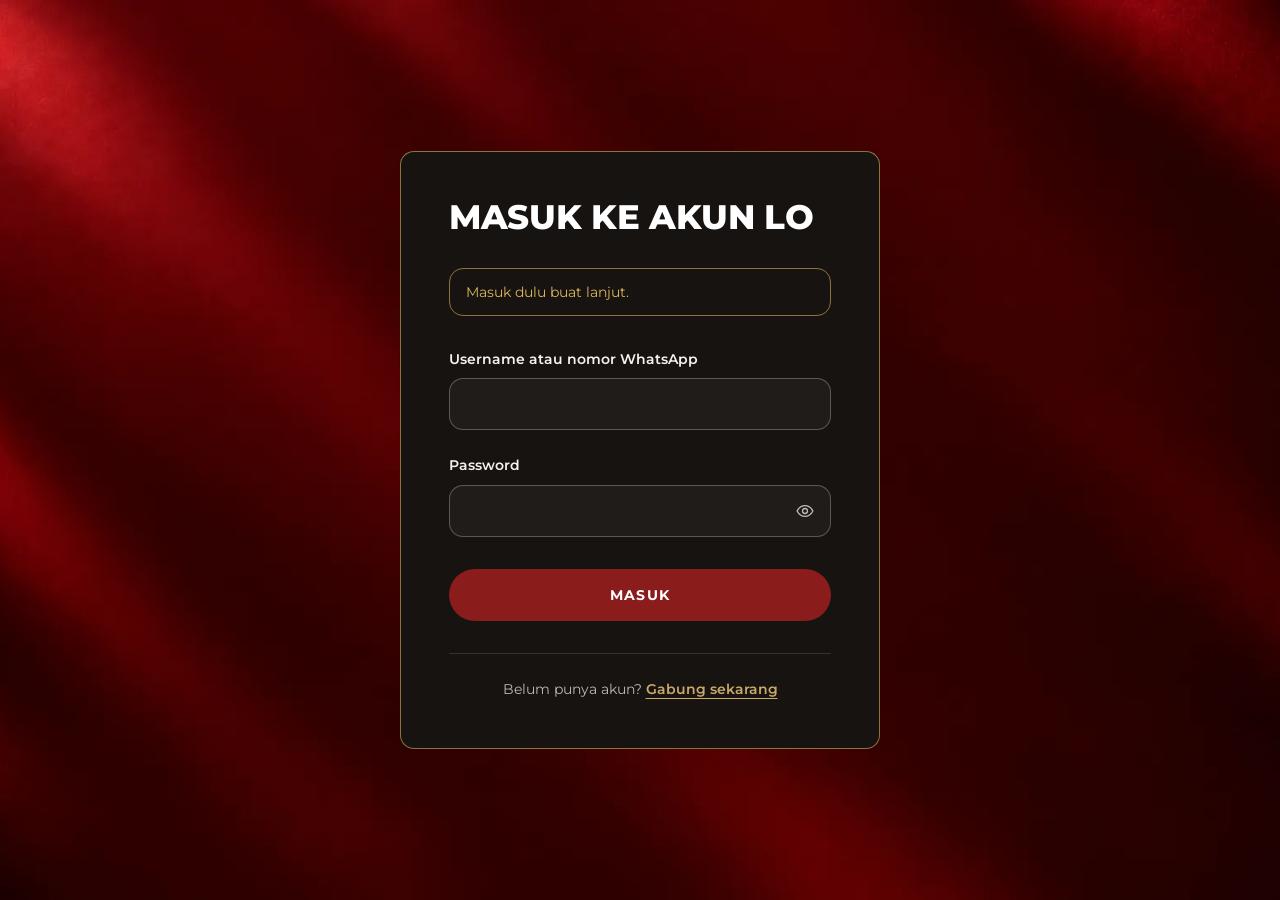
<file: hadiah/index.html>
<!doctype html>
<html lang="id">
<head>
  <meta charset="utf-8">
  <title>Mengalihkan… — Pria Punya Selera</title>
  <meta name="robots" content="noindex">
  <meta http-equiv="refresh" content="0; url=/merch/">
  <link rel="canonical" href="/merch/">
  <script>location.replace("/merch/");</script>
</head>
<body>
  <!-- Keeps the approved homepage's link working; replace with a server redirect in production. -->
  <p><a href="/merch/">Lanjut</a></p>
</body>
</html>
</file>
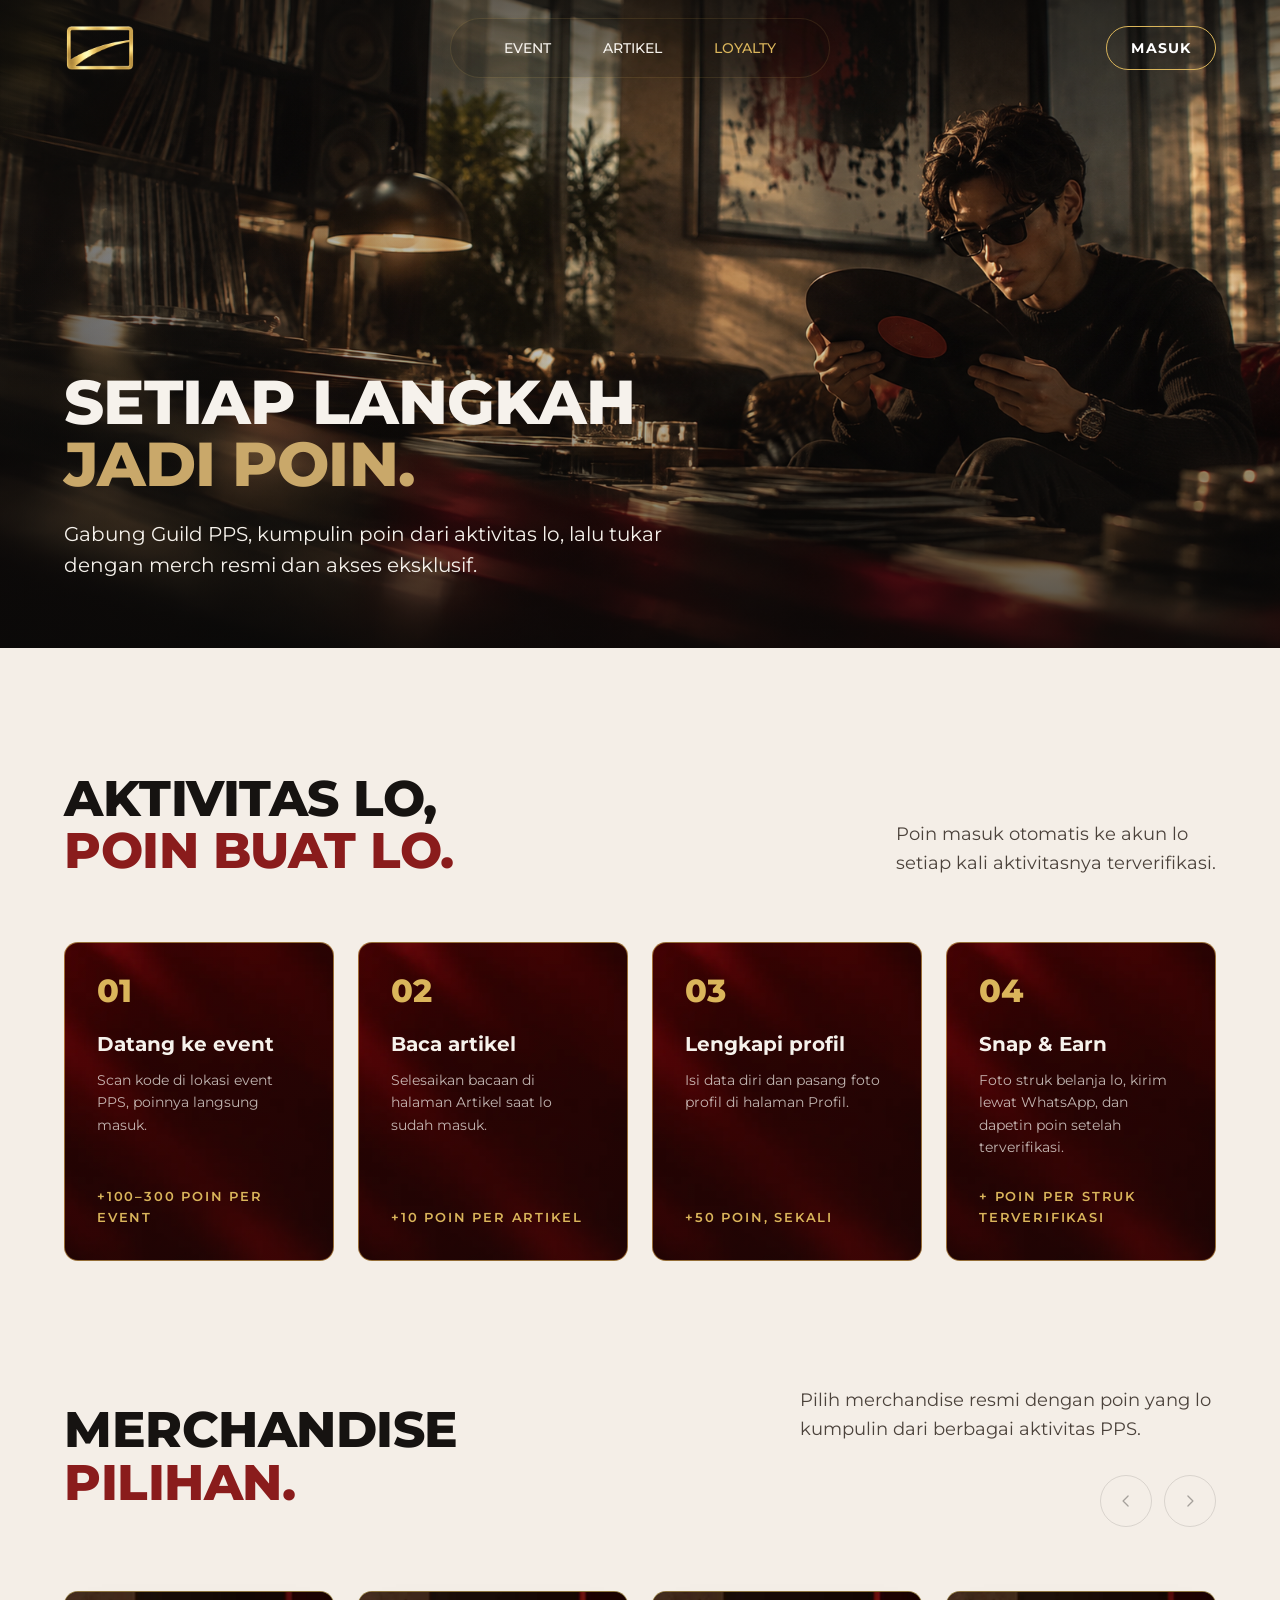
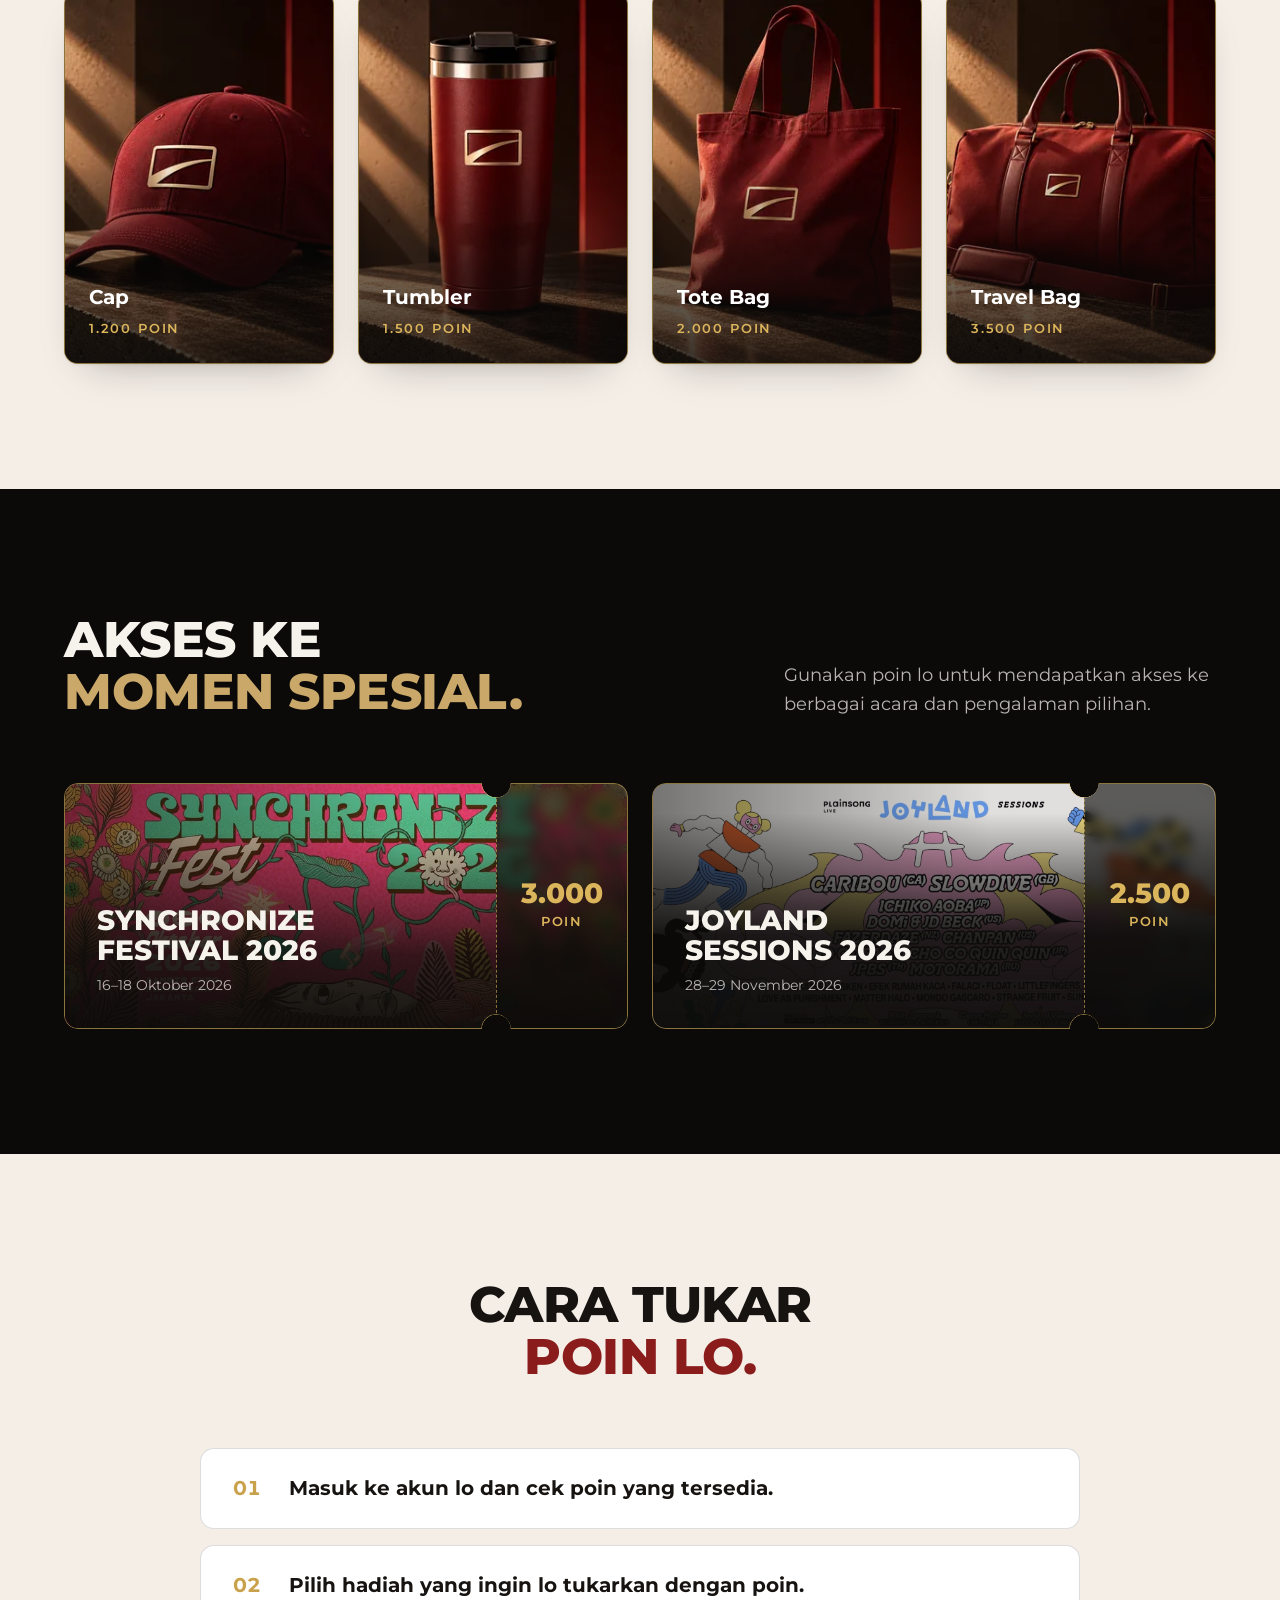
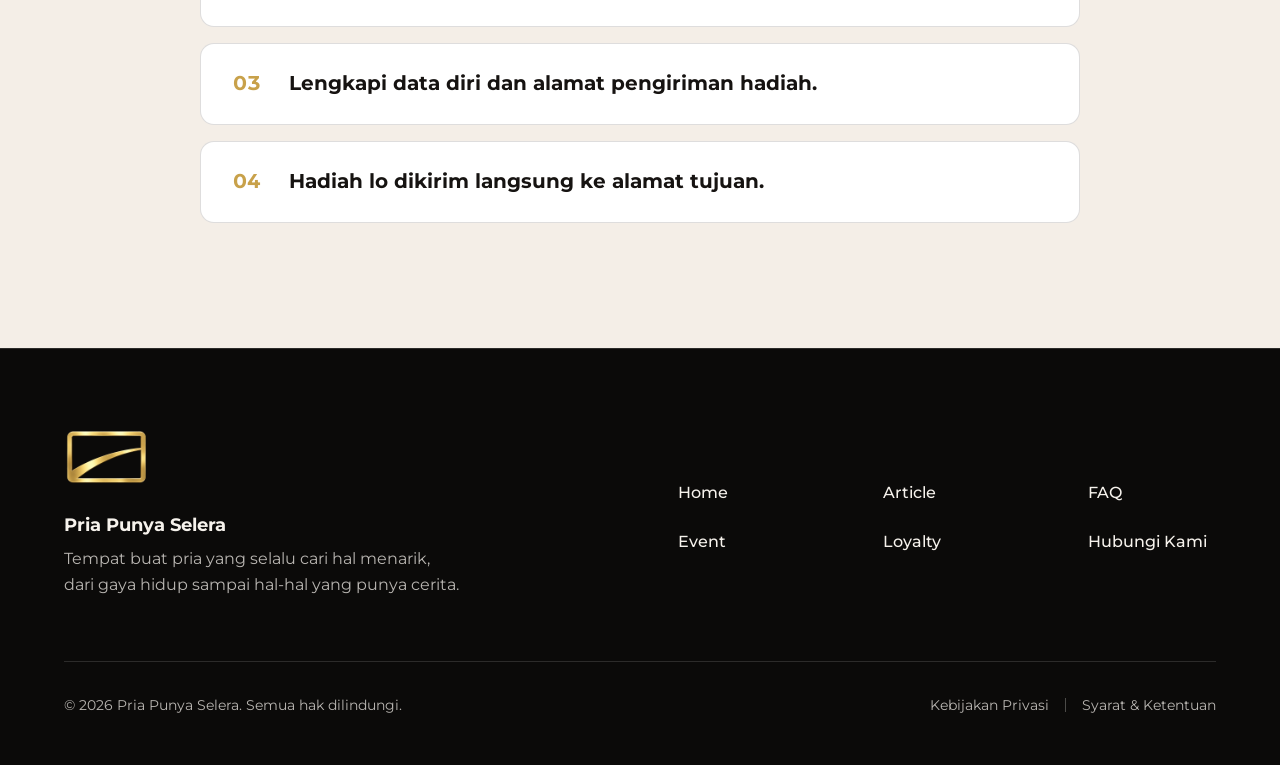
<file: loyalty/index.html>
<!doctype html>
<html lang="id">
<head>
  <meta charset="utf-8">
  <meta name="viewport" content="width=device-width, initial-scale=1">
  <title>Loyalty Program — Pria Punya Selera</title>
  <meta name="description" content="Kumpulin poin dari aktivitas lo dan tukar dengan merch resmi serta akses eksklusif Pria Punya Selera.">
  <meta name="theme-color" content="#0b0a09">
  <link rel="icon" href="/assets/home/favicon/favicon-32.png" type="image/png" sizes="32x32">
  <link rel="icon" href="/assets/home/favicon/favicon-192.png" type="image/png" sizes="192x192">
  <link rel="apple-touch-icon" href="/assets/home/favicon/apple-touch-icon.png">

  <link rel="preconnect" href="https://fonts.googleapis.com">
  <link rel="preconnect" href="https://fonts.gstatic.com" crossorigin>
  <link rel="stylesheet" href="https://fonts.googleapis.com/css2?family=Montserrat:wght@400..800&display=swap">

  <link rel="stylesheet" href="/css/tokens.css">
  <link rel="stylesheet" href="/css/main.css">
  <link rel="stylesheet" href="/css/pages.css">
  <script>document.documentElement.classList.add("js");</script>
  <script src="/js/auth-boot.js"></script>
  <script src="/js/main.js" defer></script>
  <script src="/js/app.js" type="module"></script>
  <script src="/js/redeem.js" type="module"></script>
</head>
<body>
  <a class="skip-link" href="#main">Langsung ke konten</a>

  <header class="site-header theme-dark">
    <div class="site-header__bar" aria-hidden="true"></div>
    <div class="container site-header__inner">
      <a class="site-header__brand" href="/">
        <img src="/assets/home/logo.png" alt="Pria Punya Selera — Beranda" width="404" height="304">
      </a>

      <!-- The toggle precedes the nav so the opened menu is next in tab order. -->
      <button class="nav-toggle" type="button" aria-expanded="false" aria-controls="site-nav" aria-label="Menu">
        <span class="nav-toggle__icon" aria-hidden="true"></span>
      </button>

      <nav class="site-nav" id="site-nav" aria-label="Navigasi utama">
        <ul class="site-nav__list">
          <li><a class="site-nav__link" href="/event/">Event</a></li>
          <li><a class="site-nav__link" href="/artikel/">Artikel</a></li>
          <li><a class="site-nav__link" href="/loyalty/" aria-current="page">Loyalty</a></li>
          <!-- Mobile menu only, for signed-in members (replaces the header profile button there). -->
          <li class="site-nav__profile"><a class="site-nav__link" href="/profil/">Profile</a></li>
        </ul>
      </nav>

      <a class="btn btn--secondary btn--sm site-header__login" href="/masuk/">Masuk</a>
      <!-- Signed-in members see this instead of Masuk (html[data-auth="in"], js/account.js). -->
      <div class="site-header__account">
        <a class="header-points" href="/loyalty/">
          <img src="/assets/coin.png" alt="" width="890" height="886">
          <span data-points-balance>0</span><span class="visually-hidden"> Poin</span>
        </a>
        <a class="header-profile" href="/profil/" aria-label="Profil"><svg viewBox="0 0 24 24" aria-hidden="true"><circle cx="12" cy="8.5" r="3.75"/><path d="M4.75 19.5c1.2-3.4 4-5 7.25-5s6.05 1.6 7.25 5"/></svg></a>
      </div>
    </div>
  </header>
  <script>
    // Size the compact nav pill before first paint; js/main.js keeps it updated.
    document.querySelector(".site-header").style.setProperty("--nav-w", document.querySelector(".site-nav__list").getBoundingClientRect().width + "px");
  </script>

  <main id="main">
    <!-- Hero banner -->
    <section class="page-hero page-hero--loyalty theme-dark" aria-labelledby="page-title">
      <div class="hero__media">
        <img src="/assets/Hero/loyalty.png" alt="" width="1918" height="820" fetchpriority="high">
      </div>
      <div class="container">
        <div class="page-hero__content">
          <h1 class="display" id="page-title">
            <span class="line">Setiap langkah</span>
            <span class="line text-accent">jadi poin.</span>
          </h1>
          <p class="lead">Gabung Guild PPS, kumpulin poin dari aktivitas lo, lalu tukar dengan merch resmi dan akses eksklusif.</p>
        </div>
      </div>
    </section>

    <!-- Earn points. Draft earning rules: confirm with the programme before launch. -->
    <section class="section section--cream theme-light" id="cara-dapat-poin" aria-labelledby="earn-title">
      <div class="container">
        <div class="section-header split">
          <h2 class="heading" id="earn-title">
            <span class="line">Aktivitas lo,</span>
            <span class="line text-accent">poin buat lo.</span>
          </h2>
          <p class="description">Poin masuk otomatis ke akun lo setiap kali aktivitasnya terverifikasi.</p>
        </div>
        <ol class="earn-grid">
          <li class="earn-card surface panel">
            <p class="earn-card__number" aria-hidden="true">01</p>
            <h3 class="earn-card__title">Datang ke event</h3>
            <p class="earn-card__text">Scan kode di lokasi event PPS, poinnya langsung masuk.</p>
            <p class="meta">+100–300 Poin per event</p>
          </li>
          <li class="earn-card surface panel">
            <p class="earn-card__number" aria-hidden="true">02</p>
            <h3 class="earn-card__title">Baca artikel</h3>
            <p class="earn-card__text">Selesaikan bacaan di halaman Artikel saat lo sudah masuk.</p>
            <p class="meta">+10 Poin per artikel</p>
          </li>
          <li class="earn-card surface panel">
            <p class="earn-card__number" aria-hidden="true">03</p>
            <h3 class="earn-card__title">Lengkapi profil</h3>
            <p class="earn-card__text">Isi data diri dan pasang foto profil di halaman Profil.</p>
            <p class="meta">+50 Poin, sekali</p>
          </li>
          <li class="earn-card surface panel">
            <p class="earn-card__number" aria-hidden="true">04</p>
            <h3 class="earn-card__title">Snap &amp; Earn</h3>
            <p class="earn-card__text">Foto struk belanja lo, kirim lewat WhatsApp, dan dapetin poin setelah terverifikasi.</p>
            <!-- Points per receipt not set yet: add the amount after "+", e.g. "+50 Poin per struk terverifikasi". -->
            <p class="meta">+ Poin per struk terverifikasi</p>
          </li>
        </ol>
      </div>
    </section>

    <!-- Guild Merch preview -->
    <section class="section section--cream theme-light" aria-labelledby="merch-title">
      <div class="container">
        <div class="section-header split split--carousel">
          <h2 class="heading" id="merch-title">
            <span class="line">Merchandise</span>
            <span class="line text-accent">pilihan.</span>
          </h2>
          <div class="carousel-head">
            <p class="description">Pilih merchandise resmi dengan poin yang lo kumpulin dari berbagai aktivitas PPS.</p>
            <!-- Disabled while all four items fit on screen; enable when the catalogue grows. -->
            <div class="carousel-controls">
              <button class="carousel-nav" type="button" disabled aria-label="Merchandise sebelumnya">
                <svg viewBox="0 0 24 24" aria-hidden="true"><path d="M14.5 6 8.5 12l6 6"/></svg>
              </button>
              <button class="carousel-nav" type="button" disabled aria-label="Merchandise berikutnya">
                <svg viewBox="0 0 24 24" aria-hidden="true"><path d="M9.5 6 15.5 12l-6 6"/></svg>
              </button>
            </div>
          </div>
        </div>
        <ul class="merch-grid" aria-label="Guild Merch">
          <li class="merch-card">
            <div class="merch-card__media">
              <img src="/assets/merch/optimized/cap-800.webp"
                   srcset="/assets/merch/optimized/cap-400.webp 400w, /assets/merch/optimized/cap-800.webp 800w"
                   sizes="(max-width: 39.99em) 74vw, (max-width: 63.99em) 45vw, (max-width: 80em) 22vw, 302px"
                   alt="Topi baseball merah marun dengan logo PPS emas" width="800" height="800" loading="lazy">
            </div>
            <div class="merch-card__body">
              <h3 class="merch-card__title"><button class="merch-card__link" type="button" data-redeem-merch="cap" data-auth-required data-auth-action="merch:cap" aria-haspopup="dialog">Cap</button></h3>
              <p class="merch-card__points"><data value="1200">1.200</data> Poin</p>
            </div>
          </li>
          <li class="merch-card">
            <div class="merch-card__media">
              <img src="/assets/merch/optimized/tumbler-800.webp"
                   srcset="/assets/merch/optimized/tumbler-400.webp 400w, /assets/merch/optimized/tumbler-800.webp 800w"
                   sizes="(max-width: 39.99em) 74vw, (max-width: 63.99em) 45vw, (max-width: 80em) 22vw, 302px"
                   alt="Tumbler merah marun dengan logo PPS emas" width="800" height="800" loading="lazy">
            </div>
            <div class="merch-card__body">
              <h3 class="merch-card__title"><button class="merch-card__link" type="button" data-redeem-merch="tumbler" data-auth-required data-auth-action="merch:tumbler" aria-haspopup="dialog">Tumbler</button></h3>
              <p class="merch-card__points"><data value="1500">1.500</data> Poin</p>
            </div>
          </li>
          <li class="merch-card">
            <div class="merch-card__media">
              <img src="/assets/merch/optimized/tote-bag-800.webp"
                   srcset="/assets/merch/optimized/tote-bag-400.webp 400w, /assets/merch/optimized/tote-bag-800.webp 800w"
                   sizes="(max-width: 39.99em) 74vw, (max-width: 63.99em) 45vw, (max-width: 80em) 22vw, 302px"
                   alt="Tote bag kanvas merah marun dengan logo PPS emas" width="800" height="800" loading="lazy">
            </div>
            <div class="merch-card__body">
              <h3 class="merch-card__title"><button class="merch-card__link" type="button" data-redeem-merch="tote-bag" data-auth-required data-auth-action="merch:tote-bag" aria-haspopup="dialog">Tote Bag</button></h3>
              <p class="merch-card__points"><data value="2000">2.000</data> Poin</p>
            </div>
          </li>
          <li class="merch-card">
            <div class="merch-card__media">
              <img src="/assets/merch/optimized/travel-bag-800.webp"
                   srcset="/assets/merch/optimized/travel-bag-400.webp 400w, /assets/merch/optimized/travel-bag-800.webp 800w"
                   sizes="(max-width: 39.99em) 74vw, (max-width: 63.99em) 45vw, (max-width: 80em) 22vw, 302px"
                   alt="Travel bag merah marun dengan logo PPS emas" width="800" height="800" loading="lazy">
            </div>
            <div class="merch-card__body">
              <h3 class="merch-card__title"><button class="merch-card__link" type="button" data-redeem-merch="travel-bag" data-auth-required data-auth-action="merch:travel-bag" aria-haspopup="dialog">Travel Bag</button></h3>
              <p class="merch-card__points"><data value="3500">3.500</data> Poin</p>
            </div>
          </li>
        </ul>
      </div>
    </section>

    <!-- Exclusive Pass preview. Synchronize Fest 2026 and Joyland Sessions 2026 dates
         are from the official posters; point costs are sample values. No brand
         partnership is implied. Joyland poster: joylandfest.com (official). -->
    <section class="section theme-dark" aria-labelledby="pass-title">
      <div class="container">
        <div class="section-header split split--wide-aside">
          <h2 class="heading" id="pass-title">
            <span class="line">Akses ke</span>
            <span class="line text-accent">momen spesial.</span>
          </h2>
          <p class="description">Gunakan poin lo untuk mendapatkan akses ke berbagai acara dan pengalaman pilihan.</p>
        </div>
        <ul class="ticket-grid" aria-label="Exclusive Pass">
          <li class="ticket" data-pass="synchronize-2026" data-points="3000" data-ends="2026-10-18">
            <img class="ticket__poster" src="/assets/merch/optimized/synchronize-1600.webp"
                 srcset="/assets/merch/optimized/synchronize-800.webp 800w, /assets/merch/optimized/synchronize-1600.webp 1600w"
                 sizes="(min-width: 64em) 40rem, 100vw" alt="" width="1600" height="723" loading="lazy" style="object-position: 50% 30%">
            <div class="ticket__main">
              <h3 class="ticket__title"><button class="ticket__link" type="button" data-redeem-pass data-auth-required data-auth-action="pass:synchronize-2026" aria-haspopup="dialog">Synchronize Festival 2026</button></h3>
              <p class="ticket__date"><time datetime="2026-10-16">16–18 Oktober 2026</time></p>
            </div>
            <p class="ticket__stub"><span class="ticket__points">3.000</span> Poin</p>
          </li>
          <li class="ticket ticket--light" data-pass="joyland-sessions-2026" data-points="2500" data-ends="2026-11-29">
            <img class="ticket__poster" src="/assets/merch/joyland-sessions-2026.jpg"
                 alt="" width="1600" height="802" loading="lazy" style="object-position: 50% 0%">
            <div class="ticket__main">
              <h3 class="ticket__title"><button class="ticket__link" type="button" data-redeem-pass data-auth-required data-auth-action="pass:joyland-sessions-2026" aria-haspopup="dialog">Joyland Sessions 2026</button></h3>
              <p class="ticket__date"><time datetime="2026-11-28">28–29 November 2026</time></p>
            </div>
            <p class="ticket__stub"><span class="ticket__points">2.500</span> Poin</p>
          </li>
        </ul>
      </div>
    </section>

    <!-- How to redeem -->
    <section class="section section--cream theme-light" aria-labelledby="redeem-title">
      <div class="container">
        <div class="section-header section-header--center">
          <h2 class="heading" id="redeem-title">
            <span class="line">Cara tukar</span>
            <span class="line text-accent">poin lo.</span>
          </h2>
        </div>
        <ol class="step-list">
          <li><span class="step-list__num" aria-hidden="true">01</span><p class="step-list__title">Masuk ke akun lo dan cek poin yang tersedia.</p></li>
          <li><span class="step-list__num" aria-hidden="true">02</span><p class="step-list__title">Pilih hadiah yang ingin lo tukarkan dengan poin.</p></li>
          <li><span class="step-list__num" aria-hidden="true">03</span><p class="step-list__title">Lengkapi data diri dan alamat pengiriman hadiah.</p></li>
          <li><span class="step-list__num" aria-hidden="true">04</span><p class="step-list__title">Hadiah lo dikirim langsung ke alamat tujuan.</p></li>
        </ol>
      </div>
    </section>
  </main>

  <footer class="site-footer theme-dark">
    <div class="container">
      <div class="site-footer__main">
        <div class="site-footer__brand">
          <a class="site-footer__logo" href="/">
            <img src="/assets/home/logo.png" alt="Pria Punya Selera — Beranda" width="404" height="304" loading="lazy">
          </a>
          <p class="site-footer__name">Pria Punya Selera</p>
          <p class="site-footer__desc">Tempat buat pria yang selalu cari hal menarik,<br> dari gaya hidup sampai hal-hal yang punya cerita.</p>
        </div>

        <nav aria-label="Navigasi footer">
          <ul class="site-footer__links">
            <li><a href="/">Home</a></li>
            <li><a href="/artikel/">Article</a></li>
            <li><a href="/#faq">FAQ</a></li>
            <li><a href="/event/">Event</a></li>
            <li><a href="/loyalty/">Loyalty</a></li>
            <li><a href="/hubungi-kami">Hubungi Kami</a></li>
          </ul>
        </nav>
      </div>

      <div class="site-footer__bottom">
        <p class="site-footer__copyright">© 2026 Pria Punya Selera. Semua hak dilindungi.</p>
        <ul class="site-footer__legal">
          <li><a href="/kebijakan-privasi">Kebijakan Privasi</a></li>
          <li><a href="/syarat-ketentuan">Syarat &amp; Ketentuan</a></li>
        </ul>
      </div>
    </div>
  </footer>
</body>
</html>
</file>
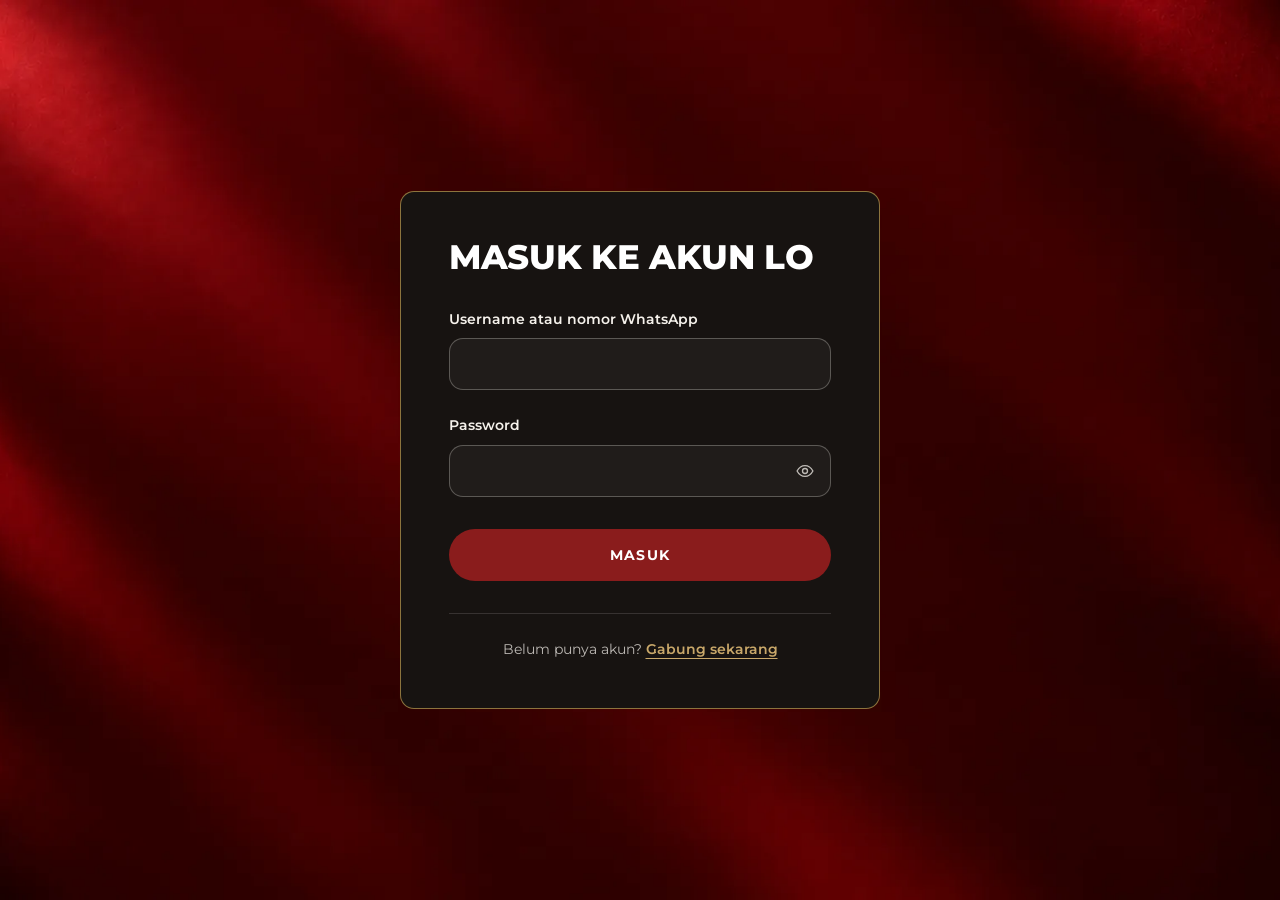
<file: masuk/index.html>
<!doctype html>
<html lang="id">
<head>
  <meta charset="utf-8">
  <meta name="viewport" content="width=device-width, initial-scale=1">
  <title>Masuk — Pria Punya Selera</title>
  <meta name="description" content="Masuk ke akun Pria Punya Selera lo.">
  <meta name="theme-color" content="#0b0a09">
  <link rel="icon" href="/assets/home/favicon/favicon-32.png" type="image/png" sizes="32x32">
  <link rel="icon" href="/assets/home/favicon/favicon-192.png" type="image/png" sizes="192x192">
  <link rel="apple-touch-icon" href="/assets/home/favicon/apple-touch-icon.png">

  <link rel="preconnect" href="https://fonts.googleapis.com">
  <link rel="preconnect" href="https://fonts.gstatic.com" crossorigin>
  <link rel="stylesheet" href="https://fonts.googleapis.com/css2?family=Montserrat:wght@400..800&display=swap">

  <link rel="stylesheet" href="/css/tokens.css">
  <link rel="stylesheet" href="/css/main.css">
  <link rel="stylesheet" href="/css/pages.css">
  <script>document.documentElement.classList.add("js");</script>
  <meta name="pps-auth" content="guest">
  <script src="/js/auth-boot.js"></script>
  <script src="/js/app.js" type="module"></script>
</head>
<body>
  <main id="main" data-auth-page>
    <!-- Login. Prototype: any input signs in (js/auth.js); there is no account service yet. -->
    <section class="auth section--satin theme-dark" aria-labelledby="auth-title">
      <div class="container">
        <div class="auth__card surface panel">
          <h1 class="auth__title" id="auth-title">Masuk ke akun lo</h1>
          <p class="auth__notice" role="status" data-auth-reason hidden></p>

          <form class="form" data-auth-form="login" autocomplete="off" novalidate>
              <div class="field">
                <label class="field__label" for="identifier">Username atau nomor WhatsApp</label>
                <input class="field__input" id="identifier" name="identifier" type="text" autocomplete="off" data-lpignore="true" data-1p-ignore data-bwignore data-form-type="other" autocapitalize="none" spellcheck="false" required aria-describedby="identifier-error">
                <p class="field__error" id="identifier-error" data-error-for="identifier"></p>
              </div>
              <div class="field">
                <label class="field__label" for="password">Password</label>
                <div class="field__control">
                  <input class="field__input field__input--masked" id="password" name="password" type="text" autocomplete="off" autocapitalize="none" spellcheck="false" data-lpignore="true" data-1p-ignore data-bwignore data-form-type="other" required aria-describedby="password-error">
                  <button class="field__toggle" type="button" aria-controls="password" aria-pressed="false" aria-label="Tampilkan password" data-password-toggle><svg class="field__toggle-show" viewBox="0 0 24 24" aria-hidden="true"><path d="M2.5 12S6 5.5 12 5.5 21.5 12 21.5 12 18 18.5 12 18.5 2.5 12 2.5 12Z"/><circle cx="12" cy="12" r="3"/></svg><svg class="field__toggle-hide" viewBox="0 0 24 24" aria-hidden="true"><path d="M3 3l18 18M10.6 5.6A10 10 0 0 1 12 5.5c6 0 9.5 6.5 9.5 6.5a17 17 0 0 1-3 3.8M6.4 6.9A17 17 0 0 0 2.5 12S6 18.5 12 18.5a9.6 9.6 0 0 0 4.4-1.1M9.9 9.9a3 3 0 0 0 4.2 4.2"/></svg></button>
                </div>
                <p class="field__error" id="password-error" data-error-for="password"></p>
              </div>
            <div class="auth__actions">
              <button class="btn btn--primary" type="submit">Masuk</button>
            </div>
          </form>

          <p class="auth__switch">Belum punya akun? <a class="text-link" href="/daftar/" data-auth-switch>Gabung sekarang</a></p>
        </div>
      </div>
    </section>
  </main>

</body>
</html>
</file>
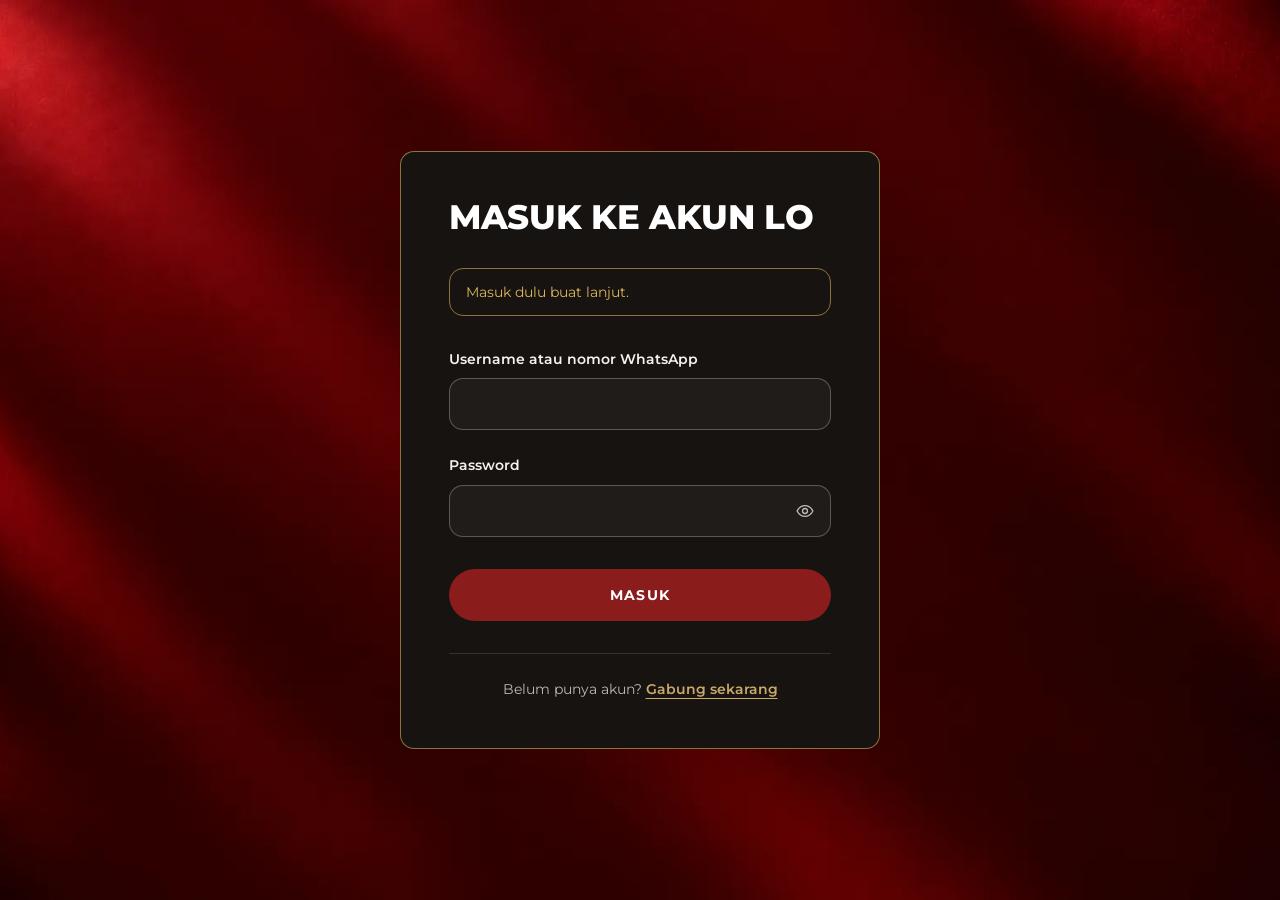
<file: merch/index.html>
<!doctype html>
<html lang="id">
<head>
  <meta charset="utf-8">
  <meta name="viewport" content="width=device-width, initial-scale=1">
  <title>Guild Merch — Pria Punya Selera</title>
  <meta name="description" content="Tukar poin dengan merch resmi Pria Punya Selera.">
  <meta name="theme-color" content="#0b0a09">
  <link rel="icon" href="/assets/home/favicon/favicon-32.png" type="image/png" sizes="32x32">
  <link rel="icon" href="/assets/home/favicon/favicon-192.png" type="image/png" sizes="192x192">
  <link rel="apple-touch-icon" href="/assets/home/favicon/apple-touch-icon.png">

  <link rel="preconnect" href="https://fonts.googleapis.com">
  <link rel="preconnect" href="https://fonts.gstatic.com" crossorigin>
  <link rel="stylesheet" href="https://fonts.googleapis.com/css2?family=Montserrat:wght@400..800&display=swap">

  <link rel="stylesheet" href="/css/tokens.css">
  <link rel="stylesheet" href="/css/main.css">
  <link rel="stylesheet" href="/css/pages.css">
  <script>document.documentElement.classList.add("js");</script>
  <meta name="pps-auth" content="required">
  <script src="/js/auth-boot.js"></script>
  <script src="/js/main.js" defer></script>
  <script src="/js/app.js" type="module"></script>
</head>
<body>
  <a class="skip-link" href="#main">Langsung ke konten</a>

  <header class="site-header theme-dark">
    <div class="site-header__bar" aria-hidden="true"></div>
    <div class="container site-header__inner">
      <a class="site-header__brand" href="/">
        <img src="/assets/home/logo.png" alt="Pria Punya Selera — Beranda" width="404" height="304">
      </a>

      <!-- The toggle precedes the nav so the opened menu is next in tab order. -->
      <button class="nav-toggle" type="button" aria-expanded="false" aria-controls="site-nav" aria-label="Menu">
        <span class="nav-toggle__icon" aria-hidden="true"></span>
      </button>

      <nav class="site-nav" id="site-nav" aria-label="Navigasi utama">
        <ul class="site-nav__list">
          <li><a class="site-nav__link" href="/event/">Event</a></li>
          <li><a class="site-nav__link" href="/artikel/">Artikel</a></li>
          <li><a class="site-nav__link" href="/loyalty/">Loyalty</a></li>
          <!-- Mobile menu only, for signed-in members (replaces the header profile button there). -->
          <li class="site-nav__profile"><a class="site-nav__link" href="/profil/">Profile</a></li>
        </ul>
      </nav>

      <a class="btn btn--secondary btn--sm site-header__login" href="/masuk/">Masuk</a>
      <!-- Signed-in members see this instead of Masuk (html[data-auth="in"], js/account.js). -->
      <div class="site-header__account">
        <a class="header-points" href="/loyalty/">
          <img src="/assets/coin.png" alt="" width="890" height="886">
          <span data-points-balance>0</span><span class="visually-hidden"> Poin</span>
        </a>
        <a class="header-profile" href="/profil/" aria-label="Profil"><svg viewBox="0 0 24 24" aria-hidden="true"><circle cx="12" cy="8.5" r="3.75"/><path d="M4.75 19.5c1.2-3.4 4-5 7.25-5s6.05 1.6 7.25 5"/></svg></a>
      </div>
    </div>
  </header>
  <script>
    // Size the compact nav pill before first paint; js/main.js keeps it updated.
    document.querySelector(".site-header").style.setProperty("--nav-w", document.querySelector(".site-nav__list").getBoundingClientRect().width + "px");
  </script>

  <main id="main" data-shop="merch">
    <!-- Main banner -->
    <section class="page-hero page-hero--compact theme-dark" aria-labelledby="page-title">
      <div class="container hero-split">
        <div class="page-hero__content">
          <nav aria-label="Breadcrumb">
            <ol class="breadcrumb">
              <li><a href="/loyalty/">Loyalty</a></li>
              <li aria-current="page">Guild Merch</li>
            </ol>
          </nav>
          <h1 class="display" id="page-title">
            <span class="line">Guild</span>
            <span class="line text-accent">merch.</span>
          </h1>
          <p class="lead">Merch resmi PPS yang cuma bisa lo dapetin pakai poin.</p>
          <p class="points-pill">Poin lo <strong data-points-balance>2.000</strong></p>
        </div>
        <div class="shop-banner__visual">
          <img src="/assets/merch/optimized/travel-bag-800.webp"
               srcset="/assets/merch/optimized/travel-bag-400.webp 400w, /assets/merch/optimized/travel-bag-800.webp 800w"
               sizes="(min-width: 64em) 26rem, 100vw" alt="Travel bag merah marun dengan logo PPS emas" width="800" height="800" fetchpriority="high">
        </div>
      </div>
    </section>

    <!-- Item detail + cart -->
    <section class="section section--cream theme-light" id="pilih" aria-labelledby="shop-title">
      <div class="container">
        <div class="section-header split">
          <h2 class="heading" id="shop-title">
            <span class="line">Pilih merch</span>
            <span class="line"><span class="text-accent">favorit</span> lo.</span>
          </h2>
          <p class="description">Pilih item, atur jumlahnya, lalu tukar poin lo di keranjang.</p>
        </div>
        <noscript><p class="description">Aktifkan JavaScript untuk memilih dan menukar merch.</p></noscript>
        <div class="shop__layout">
          <div>
            <ul class="shop-picker" data-shop-picker aria-label="Daftar merch"></ul>
            <div class="shop-detail surface panel" data-shop-detail></div>
          </div>
          <aside class="shop-cart surface panel" data-shop-cart aria-labelledby="cart-title"></aside>
        </div>
      </div>
    </section>

    <!-- Activity + transactions -->
    <section class="section theme-dark" id="riwayat" aria-labelledby="history-title">
      <div class="container">
        <div class="section-header split">
          <h2 class="heading" id="history-title">
            <span class="line">Aktivitas &amp;</span>
            <span class="line text-accent">transaksi.</span>
          </h2>
          <p class="description">Semua yang lo lakukan di Guild Merch, dari isi keranjang sampai penukaran.</p>
        </div>
        <div class="history__grid">
          <section class="surface panel" aria-labelledby="activity-title">
            <h3 class="panel__title" id="activity-title">Aktivitas</h3>
            <ol class="history__list" data-shop-activity></ol>
          </section>
          <section class="surface panel" aria-labelledby="txn-title">
            <h3 class="panel__title" id="txn-title">Transaksi</h3>
            <ol class="history__list" data-shop-transactions></ol>
          </section>
        </div>
      </div>
    </section>
  </main>

  <footer class="site-footer theme-dark">
    <div class="container">
      <div class="site-footer__main">
        <div class="site-footer__brand">
          <a class="site-footer__logo" href="/">
            <img src="/assets/home/logo.png" alt="Pria Punya Selera — Beranda" width="404" height="304" loading="lazy">
          </a>
          <p class="site-footer__name">Pria Punya Selera</p>
          <p class="site-footer__desc">Tempat buat pria yang selalu cari hal menarik,<br> dari gaya hidup sampai hal-hal yang punya cerita.</p>
        </div>

        <nav aria-label="Navigasi footer">
          <ul class="site-footer__links">
            <li><a href="/">Home</a></li>
            <li><a href="/artikel/">Article</a></li>
            <li><a href="/#faq">FAQ</a></li>
            <li><a href="/event/">Event</a></li>
            <li><a href="/loyalty/">Loyalty</a></li>
            <li><a href="/hubungi-kami">Hubungi Kami</a></li>
          </ul>
        </nav>
      </div>

      <div class="site-footer__bottom">
        <p class="site-footer__copyright">© 2026 Pria Punya Selera. Semua hak dilindungi.</p>
        <ul class="site-footer__legal">
          <li><a href="/kebijakan-privasi">Kebijakan Privasi</a></li>
          <li><a href="/syarat-ketentuan">Syarat &amp; Ketentuan</a></li>
        </ul>
      </div>
    </div>
  </footer>
</body>
</html>
</file>
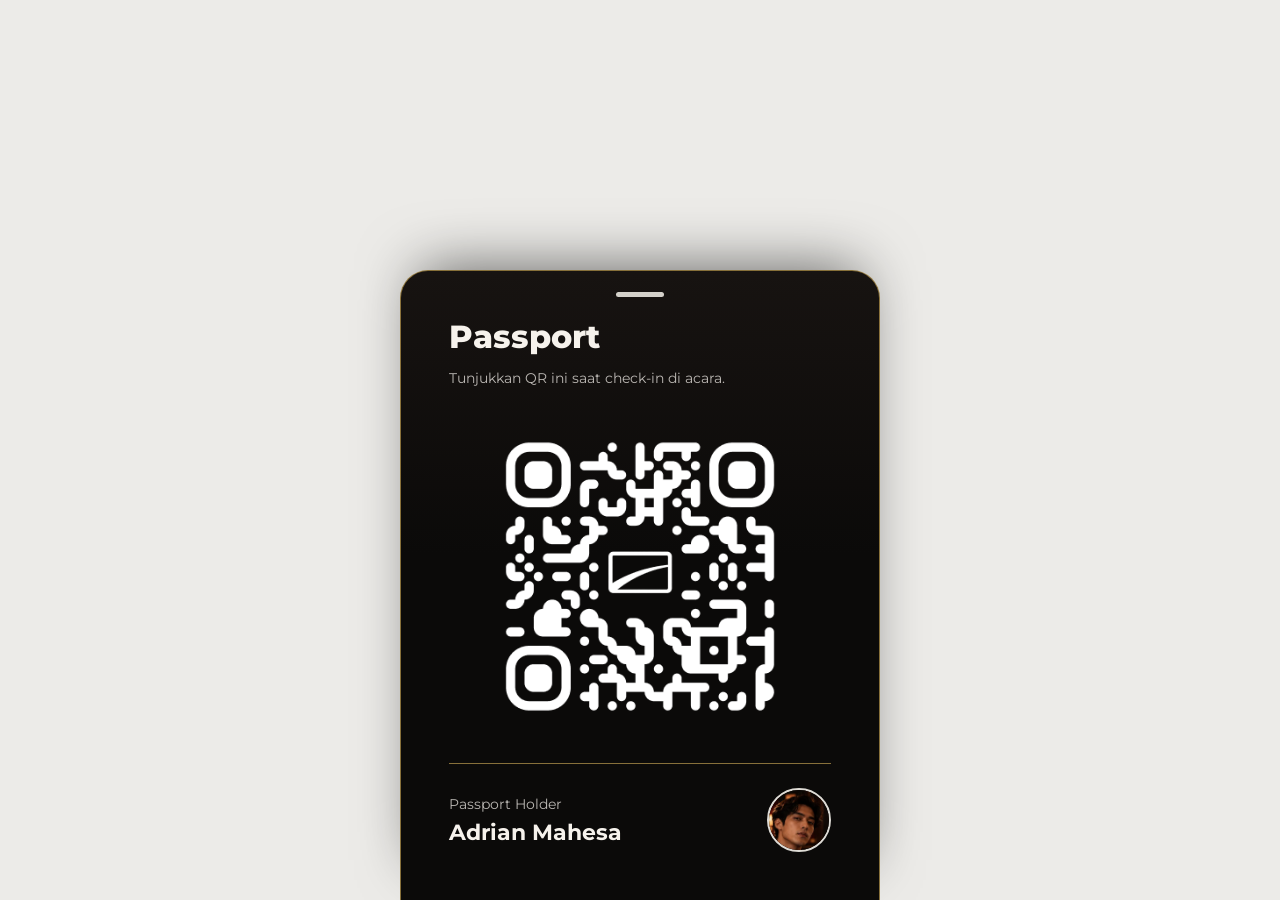
<file: passport-preview/index.html>
<!doctype html>
<html lang="id">
<head>
  <meta charset="utf-8">
  <meta name="viewport" content="width=device-width, initial-scale=1">
  <title>Passport Preview — Pria Punya Selera</title>
  <meta name="robots" content="noindex">
  <meta name="theme-color" content="#0b0a09">
  <link rel="icon" href="/assets/home/favicon/favicon-32.png" type="image/png" sizes="32x32">

  <!-- Design-extraction route (e.g. for Figma): the Profile page's Passport
       bottom sheet rendered as plain, always-visible DOM. Same markup, classes,
       stylesheets and assets as the <dialog> in profil/index.html; keep the two
       in sync. No scripts, no auth, no header/footer, no backdrop, no motion. -->

  <link rel="preconnect" href="https://fonts.googleapis.com">
  <link rel="preconnect" href="https://fonts.gstatic.com" crossorigin>
  <!-- display=block: text renders only in Montserrat, never a fallback font. -->
  <link rel="stylesheet" href="https://fonts.googleapis.com/css2?family=Montserrat:ital,wght@0,400..800;1,400..600&display=block">
  <link rel="preload" href="/assets/qr.png" as="image">
  <link rel="preload" href="/assets/optimized/ava-avatar-256.webp" as="image">

  <link rel="stylesheet" href="/css/tokens.css">
  <link rel="stylesheet" href="/css/main.css">
  <link rel="stylesheet" href="/css/pages.css">
  <style>
    /* Neutral canvas; the sheet sits bottom-centre as it does when opened. */
    body {
      background-color: #ecebe8;
    }

    .passport-preview {
      display: flex;
      flex-direction: column;
      justify-content: flex-end;
      min-height: 100vh;
      min-height: 100svh;
    }

    /* Static capture: no animations or transitions. */
    .passport-preview *,
    .passport-preview *::before,
    .passport-preview *::after {
      animation: none !important;
      transition: none !important;
    }
  </style>
</head>
<body>
  <main class="passport-preview" aria-label="Passport preview">
    <!-- From profil/index.html: <dialog class="sheet" data-dialog="passport">. -->
    <section class="sheet" aria-labelledby="passport-title">
      <button class="sheet__handle" type="button" aria-label="Tutup passport"></button>
      <div class="passport-sheet">
        <h2 class="passport-sheet__title" id="passport-title">Passport</h2>
        <p class="passport-sheet__text">Tunjukkan QR ini saat check-in di acara.</p>
        <img class="passport-sheet__qr" src="/assets/qr.png" alt="QR code passport untuk check-in" width="310" height="316" fetchpriority="high">
        <div class="passport-sheet__holder">
          <div>
            <p class="passport-sheet__label">Passport Holder</p>
            <p class="passport-sheet__name">Adrian Mahesa</p>
          </div>
          <img class="passport-sheet__avatar" src="/assets/optimized/ava-avatar-256.webp" alt="" width="256" height="256" fetchpriority="high">
        </div>
      </div>
    </section>
  </main>
</body>
</html>
</file>
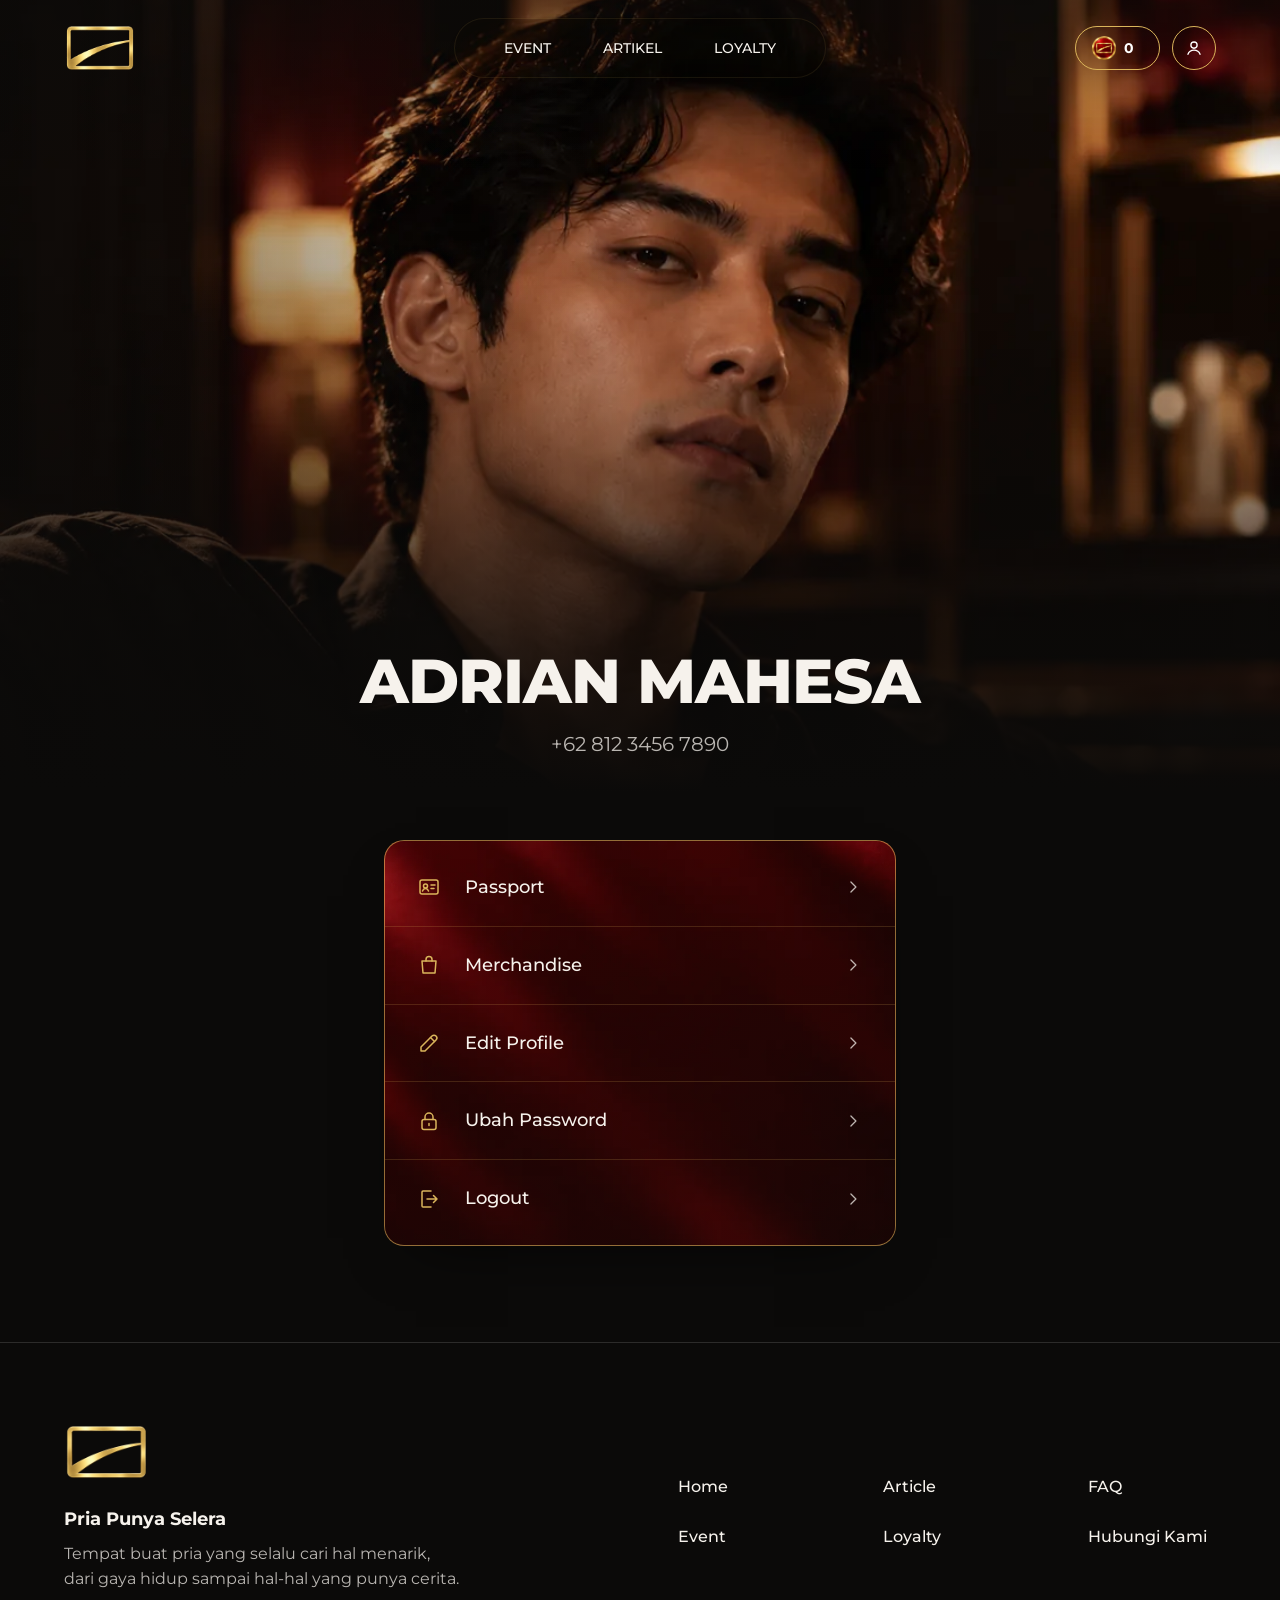
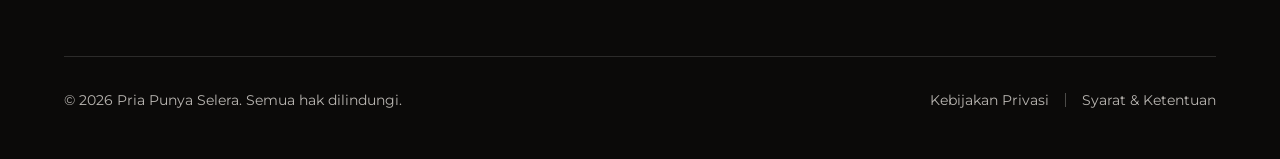
<file: profil/index.html>
<!doctype html>
<html lang="id">
<head>
  <meta charset="utf-8">
  <meta name="viewport" content="width=device-width, initial-scale=1">
  <title>Profil — Pria Punya Selera</title>
  <meta name="description" content="Profil member Pria Punya Selera.">
  <meta name="theme-color" content="#0b0a09">
  <link rel="icon" href="/assets/home/favicon/favicon-32.png" type="image/png" sizes="32x32">
  <link rel="icon" href="/assets/home/favicon/favicon-192.png" type="image/png" sizes="192x192">
  <link rel="apple-touch-icon" href="/assets/home/favicon/apple-touch-icon.png">

  <link rel="preconnect" href="https://fonts.googleapis.com">
  <link rel="preconnect" href="https://fonts.gstatic.com" crossorigin>
  <link rel="stylesheet" href="https://fonts.googleapis.com/css2?family=Montserrat:ital,wght@0,400..800;1,400..600&display=swap">

  <link rel="stylesheet" href="/css/tokens.css">
  <link rel="stylesheet" href="/css/main.css">
  <link rel="stylesheet" href="/css/pages.css">
  <script>document.documentElement.classList.add("js");</script>
  <script src="/js/auth-boot.js"></script>
  <script src="/js/main.js" defer></script>
  <script src="/js/app.js" type="module"></script>
</head>
<body>
  <a class="skip-link" href="#main">Langsung ke konten</a>

  <header class="site-header theme-dark">
    <div class="site-header__bar" aria-hidden="true"></div>
    <div class="container site-header__inner">
      <a class="site-header__brand" href="/">
        <img src="/assets/home/logo.png" alt="Pria Punya Selera — Beranda" width="404" height="304">
      </a>

      <!-- The toggle precedes the nav so the opened menu is next in tab order. -->
      <button class="nav-toggle" type="button" aria-expanded="false" aria-controls="site-nav" aria-label="Menu">
        <span class="nav-toggle__icon" aria-hidden="true"></span>
      </button>

      <nav class="site-nav" id="site-nav" aria-label="Navigasi utama">
        <ul class="site-nav__list">
          <li><a class="site-nav__link" href="/event/">Event</a></li>
          <li><a class="site-nav__link" href="/artikel/">Artikel</a></li>
          <li><a class="site-nav__link" href="/loyalty/">Loyalty</a></li>
          <!-- Mobile menu only, for signed-in members (replaces the header profile button there). -->
          <li class="site-nav__profile"><a class="site-nav__link" href="/profil/" aria-current="page">Profile</a></li>
        </ul>
      </nav>

      <!-- Dummy profile (prototype): the account area always shows; the balance is the member's live points (js/account.js), same as every other page. -->
      <div class="site-header__account site-header__account--static">
        <a class="header-points" href="/loyalty/">
          <img src="/assets/coin.png" alt="" width="890" height="886">
          <span data-points-balance>0</span><span class="visually-hidden"> Poin</span>
        </a>
        <a class="header-profile" href="/profil/" aria-label="Profil" aria-current="page"><svg viewBox="0 0 24 24" aria-hidden="true"><circle cx="12" cy="8.5" r="3.75"/><path d="M4.75 19.5c1.2-3.4 4-5 7.25-5s6.05 1.6 7.25 5"/></svg></a>
      </div>
    </div>
  </header>
  <script>
    // Size the compact nav pill before first paint; js/main.js keeps it updated.
    document.querySelector(".site-header").style.setProperty("--nav-w", document.querySelector(".site-nav__list").getBoundingClientRect().width + "px");
  </script>

  <main id="main" data-profile>
    <!-- Dummy profile (prototype): static data, no login needed. js/profile.js
         keeps in-page edits for this page view only. -->
    <section class="profile-hero theme-dark" aria-labelledby="page-title">
      <div class="profile-hero__media">
        <img src="/assets/optimized/ava-1130.webp"
             srcset="/assets/optimized/ava-800.webp 800w, /assets/optimized/ava-1130.webp 1130w"
             sizes="100vw" alt="Foto profil Adrian Mahesa" width="1130" height="1130" fetchpriority="high">
      </div>
      <div class="container">
        <h1 class="display profile-hero__name" id="page-title" data-profile-field="name">Adrian Mahesa</h1>
        <p class="profile-hero__phone" data-profile-field="phone">+62 812 3456 7890</p>
      </div>
    </section>

    <section class="profile-menu-section theme-dark" aria-label="Menu profil">
      <div class="container">
        <ul class="profile-menu">
          <li><button class="profile-menu__item" type="button" data-dialog-open="passport" aria-haspopup="dialog"><svg class="profile-menu__icon" viewBox="0 0 24 24" aria-hidden="true"><rect x="3" y="5" width="18" height="14" rx="2"/><circle cx="8.5" cy="11" r="2"/><path d="M5.5 16c.6-1.6 1.7-2.4 3-2.4s2.4.8 3 2.4M14 10h4M14 13.5h3"/></svg><span>Passport</span><svg class="profile-menu__chevron" viewBox="0 0 24 24" aria-hidden="true"><path d="m9.5 6 6 6-6 6"/></svg></button></li>
          <li><a class="profile-menu__item" href="/loyalty/pesanan/"><svg class="profile-menu__icon" viewBox="0 0 24 24" aria-hidden="true"><path d="M5 8h14l-1 12H6L5 8Z"/><path d="M9 8V6.5a3 3 0 0 1 6 0V8"/></svg><span>Merchandise</span><svg class="profile-menu__chevron" viewBox="0 0 24 24" aria-hidden="true"><path d="m9.5 6 6 6-6 6"/></svg></a></li>
          <li><button class="profile-menu__item" type="button" data-dialog-open="edit" aria-haspopup="dialog"><svg class="profile-menu__icon" viewBox="0 0 24 24" aria-hidden="true"><path d="M4 20h4L19 9a2.8 2.8 0 0 0-4-4L4 16v4Z"/><path d="m13.5 6.5 4 4"/></svg><span>Edit Profile</span><svg class="profile-menu__chevron" viewBox="0 0 24 24" aria-hidden="true"><path d="m9.5 6 6 6-6 6"/></svg></button></li>
          <li><button class="profile-menu__item" type="button" data-dialog-open="password" aria-haspopup="dialog"><svg class="profile-menu__icon" viewBox="0 0 24 24" aria-hidden="true"><rect x="5" y="10.5" width="14" height="10" rx="2"/><path d="M8 10.5V8a4 4 0 0 1 8 0v2.5M12 14.5v2"/></svg><span>Ubah Password</span><svg class="profile-menu__chevron" viewBox="0 0 24 24" aria-hidden="true"><path d="m9.5 6 6 6-6 6"/></svg></button></li>
          <li><button class="profile-menu__item" type="button" data-dialog-open="logout" aria-haspopup="dialog"><svg class="profile-menu__icon" viewBox="0 0 24 24" aria-hidden="true"><path d="M14 4H6a1 1 0 0 0-1 1v14a1 1 0 0 0 1 1h8M10 12h10M16.5 8.5 20 12l-3.5 3.5"/></svg><span>Logout</span><svg class="profile-menu__chevron" viewBox="0 0 24 24" aria-hidden="true"><path d="m9.5 6 6 6-6 6"/></svg></button></li>
        </ul>
      </div>
    </section>

    <!-- Passport: bottom sheet (js/profile.js). The QR is the supplied asset. -->
    <dialog class="sheet" data-dialog="passport" data-sheet aria-labelledby="passport-title">
      <button class="sheet__handle" type="button" data-dialog-close aria-label="Tutup passport"></button>
      <div class="passport-sheet">
        <h2 class="passport-sheet__title" id="passport-title">Passport</h2>
        <p class="passport-sheet__text">Tunjukkan QR ini saat check-in di acara.</p>
        <img class="passport-sheet__qr" src="/assets/qr.png" alt="QR code passport untuk check-in" width="310" height="316">
        <div class="passport-sheet__holder">
          <div>
            <p class="passport-sheet__label">Passport Holder</p>
            <p class="passport-sheet__name" data-profile-field="name">Adrian Mahesa</p>
          </div>
          <img class="passport-sheet__avatar" src="/assets/optimized/ava-avatar-256.webp" alt="" width="256" height="256">
        </div>
      </div>
    </dialog>

    <!-- Edit profile -->
    <dialog class="dialog dialog--form surface" data-dialog="edit" aria-labelledby="edit-title">
      <h2 class="panel__title" id="edit-title">Edit Profile</h2>
      <form class="form" data-profile-form novalidate>
            <div class="field">
              <label class="field__label" for="name">Nama lengkap</label>
              <input class="field__input" id="name" name="name" type="text" autocomplete="name" required aria-describedby="name-error">
              <p class="field__error" id="name-error" data-error-for="name"></p>
            </div>
            <div class="field">
              <label class="field__label" for="handle">Username</label>
              <input class="field__input" id="handle" name="handle" type="text" autocomplete="username" autocapitalize="none" spellcheck="false" required aria-describedby="handle-error">
              <p class="field__error" id="handle-error" data-error-for="handle"></p>
            </div>
            <div class="field">
              <label class="field__label" for="phone">Nomor WhatsApp</label>
              <input class="field__input" id="phone" name="phone" type="tel" autocomplete="tel" inputmode="tel" required aria-describedby="phone-error">
              <p class="field__error" id="phone-error" data-error-for="phone"></p>
            </div>
        <p class="status" role="status" data-form-status></p>
        <div class="dialog__actions">
          <button class="btn btn--secondary btn--sm" type="button" data-dialog-close>Batal</button>
          <button class="btn btn--primary btn--sm" type="submit">Simpan</button>
        </div>
      </form>
    </dialog>

    <!-- Change password: validates only; there is no account service to update. -->
    <dialog class="dialog dialog--form surface" data-dialog="password" aria-labelledby="password-title">
      <h2 class="panel__title" id="password-title">Ubah Password</h2>
      <form class="form" data-password-form novalidate>
            <div class="field">
              <label class="field__label" for="current">Password sekarang</label>
              <div class="field__control">
                <input class="field__input" id="current" name="current" type="password" autocomplete="current-password" required aria-describedby="current-error">
                <button class="field__toggle" type="button" aria-controls="current" aria-pressed="false" aria-label="Tampilkan password" data-password-toggle><svg class="field__toggle-show" viewBox="0 0 24 24" aria-hidden="true"><path d="M2.5 12S6 5.5 12 5.5 21.5 12 21.5 12 18 18.5 12 18.5 2.5 12 2.5 12Z"/><circle cx="12" cy="12" r="3"/></svg><svg class="field__toggle-hide" viewBox="0 0 24 24" aria-hidden="true"><path d="M3 3l18 18M10.6 5.6A10 10 0 0 1 12 5.5c6 0 9.5 6.5 9.5 6.5a17 17 0 0 1-3 3.8M6.4 6.9A17 17 0 0 0 2.5 12S6 18.5 12 18.5a9.6 9.6 0 0 0 4.4-1.1M9.9 9.9a3 3 0 0 0 4.2 4.2"/></svg></button>
              </div>
              <p class="field__error" id="current-error" data-error-for="current"></p>
            </div>
            <div class="field">
              <label class="field__label" for="next">Password baru</label>
              <div class="field__control">
                <input class="field__input" id="next" name="next" type="password" autocomplete="new-password" required aria-describedby="next-hint next-error">
                <button class="field__toggle" type="button" aria-controls="next" aria-pressed="false" aria-label="Tampilkan password" data-password-toggle><svg class="field__toggle-show" viewBox="0 0 24 24" aria-hidden="true"><path d="M2.5 12S6 5.5 12 5.5 21.5 12 21.5 12 18 18.5 12 18.5 2.5 12 2.5 12Z"/><circle cx="12" cy="12" r="3"/></svg><svg class="field__toggle-hide" viewBox="0 0 24 24" aria-hidden="true"><path d="M3 3l18 18M10.6 5.6A10 10 0 0 1 12 5.5c6 0 9.5 6.5 9.5 6.5a17 17 0 0 1-3 3.8M6.4 6.9A17 17 0 0 0 2.5 12S6 18.5 12 18.5a9.6 9.6 0 0 0 4.4-1.1M9.9 9.9a3 3 0 0 0 4.2 4.2"/></svg></button>
              </div>
              <p class="field__hint" id="next-hint">Minimal 8 karakter, campuran huruf dan angka.</p>
              <p class="field__error" id="next-error" data-error-for="next"></p>
            </div>
            <div class="field">
              <label class="field__label" for="confirm">Ulangi password baru</label>
              <div class="field__control">
                <input class="field__input" id="confirm" name="confirm" type="password" autocomplete="new-password" required aria-describedby="confirm-error">
                <button class="field__toggle" type="button" aria-controls="confirm" aria-pressed="false" aria-label="Tampilkan password" data-password-toggle><svg class="field__toggle-show" viewBox="0 0 24 24" aria-hidden="true"><path d="M2.5 12S6 5.5 12 5.5 21.5 12 21.5 12 18 18.5 12 18.5 2.5 12 2.5 12Z"/><circle cx="12" cy="12" r="3"/></svg><svg class="field__toggle-hide" viewBox="0 0 24 24" aria-hidden="true"><path d="M3 3l18 18M10.6 5.6A10 10 0 0 1 12 5.5c6 0 9.5 6.5 9.5 6.5a17 17 0 0 1-3 3.8M6.4 6.9A17 17 0 0 0 2.5 12S6 18.5 12 18.5a9.6 9.6 0 0 0 4.4-1.1M9.9 9.9a3 3 0 0 0 4.2 4.2"/></svg></button>
              </div>
              <p class="field__error" id="confirm-error" data-error-for="confirm"></p>
            </div>
        <p class="status" role="status" data-form-status></p>
        <div class="dialog__actions">
          <button class="btn btn--secondary btn--sm" type="button" data-dialog-close>Batal</button>
          <button class="btn btn--primary btn--sm" type="submit">Ubah Password</button>
        </div>
      </form>
    </dialog>

    <!-- Logout -->
    <dialog class="dialog surface" data-dialog="logout" aria-labelledby="logout-title">
      <form method="dialog">
        <h2 class="panel__title" id="logout-title">Keluar dari akun?</h2>
        <p class="dialog__text">Lo perlu masuk lagi untuk lihat poin dan riwayat penukaran.</p>
        <div class="dialog__actions">
          <button class="btn btn--secondary btn--sm" value="cancel">Batal</button>
          <button class="btn btn--primary btn--sm" value="logout">Keluar</button>
        </div>
      </form>
    </dialog>
  </main>

  <footer class="site-footer theme-dark">
    <div class="container">
      <div class="site-footer__main">
        <div class="site-footer__brand">
          <a class="site-footer__logo" href="/">
            <img src="/assets/home/logo.png" alt="Pria Punya Selera — Beranda" width="404" height="304" loading="lazy">
          </a>
          <p class="site-footer__name">Pria Punya Selera</p>
          <p class="site-footer__desc">Tempat buat pria yang selalu cari hal menarik,<br> dari gaya hidup sampai hal-hal yang punya cerita.</p>
        </div>

        <nav aria-label="Navigasi footer">
          <ul class="site-footer__links">
            <li><a href="/">Home</a></li>
            <li><a href="/artikel/">Article</a></li>
            <li><a href="/#faq">FAQ</a></li>
            <li><a href="/event/">Event</a></li>
            <li><a href="/loyalty/">Loyalty</a></li>
            <li><a href="/hubungi-kami">Hubungi Kami</a></li>
          </ul>
        </nav>
      </div>

      <div class="site-footer__bottom">
        <p class="site-footer__copyright">© 2026 Pria Punya Selera. Semua hak dilindungi.</p>
        <ul class="site-footer__legal">
          <li><a href="/kebijakan-privasi">Kebijakan Privasi</a></li>
          <li><a href="/syarat-ketentuan">Syarat &amp; Ketentuan</a></li>
        </ul>
      </div>
    </div>
  </footer>
</body>
</html>
</file>
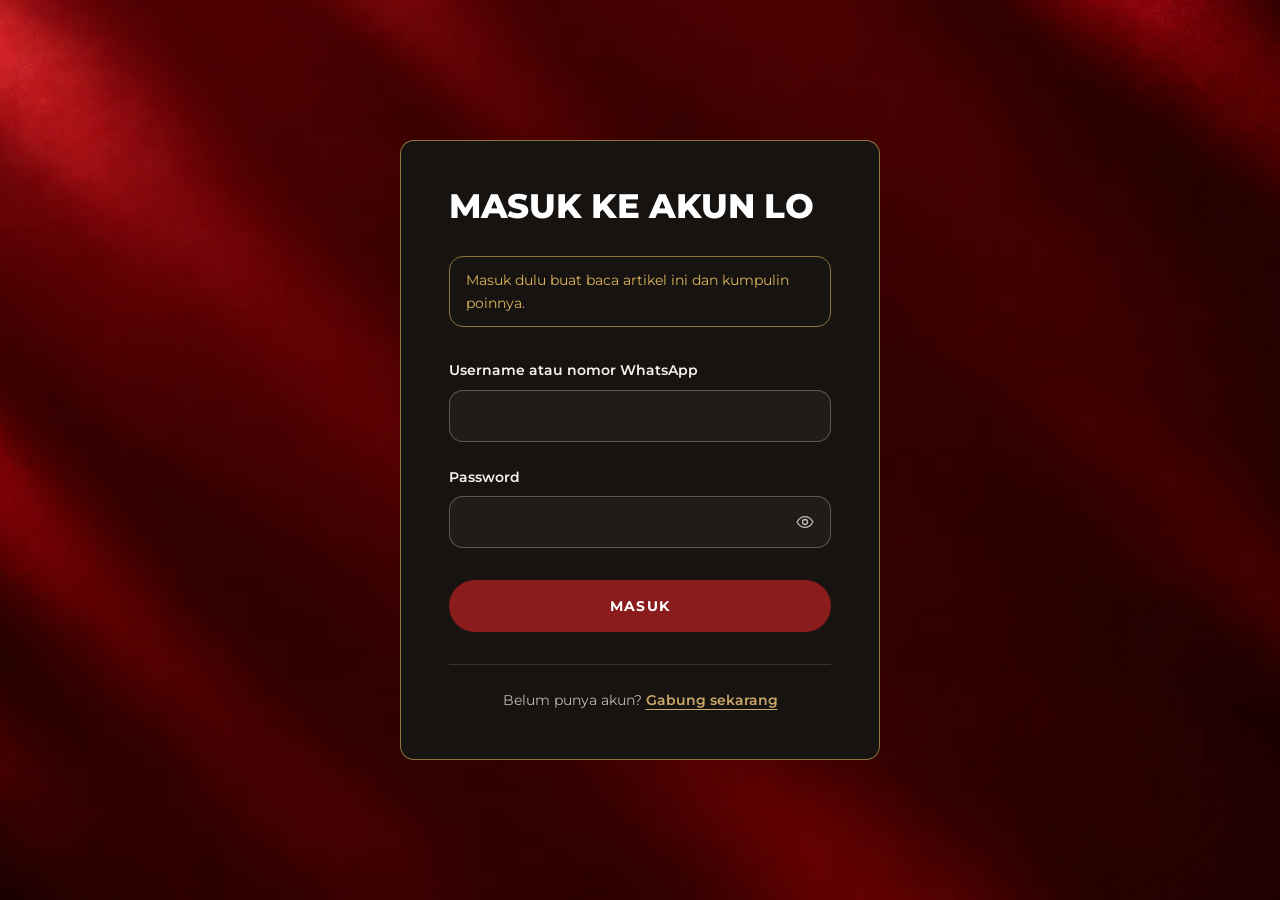
<file: artikel/baca/index.html>
<!doctype html>
<html lang="id">
<head>
  <meta charset="utf-8">
  <meta name="viewport" content="width=device-width, initial-scale=1">
  <title>Artikel — Pria Punya Selera</title>
  <meta name="description" content="Cerita, tips, dan referensi gaya hidup dari komunitas Pria Punya Selera.">
  <meta name="theme-color" content="#0b0a09">
  <link rel="icon" href="/assets/home/favicon/favicon-32.png" type="image/png" sizes="32x32">
  <link rel="icon" href="/assets/home/favicon/favicon-192.png" type="image/png" sizes="192x192">
  <link rel="apple-touch-icon" href="/assets/home/favicon/apple-touch-icon.png">

  <link rel="preconnect" href="https://fonts.googleapis.com">
  <link rel="preconnect" href="https://fonts.gstatic.com" crossorigin>
  <link rel="stylesheet" href="https://fonts.googleapis.com/css2?family=Montserrat:wght@400..800&display=swap">

  <link rel="stylesheet" href="/css/tokens.css">
  <link rel="stylesheet" href="/css/main.css">
  <link rel="stylesheet" href="/css/pages.css">
  <script>document.documentElement.classList.add("js"); history.scrollRestoration = "manual";</script>
  <meta name="pps-auth" content="required">
  <script src="/js/auth-boot.js"></script>
  <script src="/js/main.js" defer></script>
  <script src="/js/app.js?v=2" type="module"></script>
</head>
<body>
  <a class="skip-link" href="#main">Langsung ke konten</a>

  <header class="site-header theme-dark">
    <div class="site-header__bar" aria-hidden="true"></div>
    <div class="container site-header__inner">
      <a class="site-header__brand" href="/">
        <img src="/assets/home/logo.png" alt="Pria Punya Selera — Beranda" width="404" height="304">
      </a>

      <!-- The toggle precedes the nav so the opened menu is next in tab order. -->
      <button class="nav-toggle" type="button" aria-expanded="false" aria-controls="site-nav" aria-label="Menu">
        <span class="nav-toggle__icon" aria-hidden="true"></span>
      </button>

      <nav class="site-nav" id="site-nav" aria-label="Navigasi utama">
        <ul class="site-nav__list">
          <li><a class="site-nav__link" href="/event/">Event</a></li>
          <li><a class="site-nav__link" href="/artikel/" aria-current="page">Artikel</a></li>
          <li><a class="site-nav__link" href="/loyalty/">Loyalty</a></li>
          <!-- Mobile menu only, for signed-in members (replaces the header profile button there). -->
          <li class="site-nav__profile"><a class="site-nav__link" href="/profil/">Profile</a></li>
        </ul>
      </nav>

      <a class="btn btn--secondary btn--sm site-header__login" href="/masuk/">Masuk</a>
      <!-- Signed-in members see this instead of Masuk (html[data-auth="in"], js/account.js). -->
      <div class="site-header__account">
        <a class="header-points" href="/loyalty/">
          <img src="/assets/coin.png" alt="" width="890" height="886">
          <span data-points-balance>0</span><span class="visually-hidden"> Poin</span>
        </a>
        <a class="header-profile" href="/profil/" aria-label="Profil"><svg viewBox="0 0 24 24" aria-hidden="true"><circle cx="12" cy="8.5" r="3.75"/><path d="M4.75 19.5c1.2-3.4 4-5 7.25-5s6.05 1.6 7.25 5"/></svg></a>
      </div>
    </div>
  </header>
  <script>
    // Size the compact nav pill before first paint; js/main.js keeps it updated.
    document.querySelector(".site-header").style.setProperty("--nav-w", document.querySelector(".site-nav__list").getBoundingClientRect().width + "px");
  </script>

  <main id="main" data-article-page>
    <section class="section reader-page theme-dark" aria-labelledby="article-title">
      <div class="container">
        <article class="reader__article" data-reader>
          <noscript><p class="reader__byline">Aktifkan JavaScript untuk membaca artikel. <a class="text-link" href="/artikel/">Kembali ke Artikel</a></p></noscript>
        </article>
      </div>
    </section>

    <section class="section section--cream theme-light" aria-labelledby="related-title" data-related hidden>
      <div class="container">
        <div class="section-header split">
          <h2 class="heading" id="related-title">
            <span class="line">Baca artikel</span>
            <span class="line text-accent">lainnya.</span>
          </h2>
          <p class="description">Selesaikan bacaan berikutnya dan kumpulin poin lagi.</p>
        </div>
        <ul class="article-grid" data-related-list aria-label="Artikel lainnya"></ul>
      </div>
    </section>

    <!-- Reading progress + point status (js/article-reader.js). -->
    <div class="reading-bar theme-dark" data-reading-bar hidden>
      <div class="reading-bar__track" role="progressbar" aria-label="Progres membaca" aria-valuemin="0" aria-valuemax="100" aria-valuenow="0">
        <div class="reading-bar__fill" data-progress-fill></div>
      </div>
      <div class="container reading-bar__inner">
        <p class="reading-bar__status" data-status role="status"></p>
        <p class="reading-bar__detail" data-detail aria-hidden="true"></p>
      </div>
    </div>
  </main>

  <footer class="site-footer theme-dark">
    <div class="container">
      <div class="site-footer__main">
        <div class="site-footer__brand">
          <a class="site-footer__logo" href="/">
            <img src="/assets/home/logo.png" alt="Pria Punya Selera — Beranda" width="404" height="304" loading="lazy">
          </a>
          <p class="site-footer__name">Pria Punya Selera</p>
          <p class="site-footer__desc">Tempat buat pria yang selalu cari hal menarik,<br> dari gaya hidup sampai hal-hal yang punya cerita.</p>
        </div>

        <nav aria-label="Navigasi footer">
          <ul class="site-footer__links">
            <li><a href="/">Home</a></li>
            <li><a href="/artikel/">Article</a></li>
            <li><a href="/#faq">FAQ</a></li>
            <li><a href="/event/">Event</a></li>
            <li><a href="/loyalty/">Loyalty</a></li>
            <li><a href="/hubungi-kami">Hubungi Kami</a></li>
          </ul>
        </nav>
      </div>

      <div class="site-footer__bottom">
        <p class="site-footer__copyright">© 2026 Pria Punya Selera. Semua hak dilindungi.</p>
        <ul class="site-footer__legal">
          <li><a href="/kebijakan-privasi">Kebijakan Privasi</a></li>
          <li><a href="/syarat-ketentuan">Syarat &amp; Ketentuan</a></li>
        </ul>
      </div>
    </div>
  </footer>
</body>
</html>
</file>
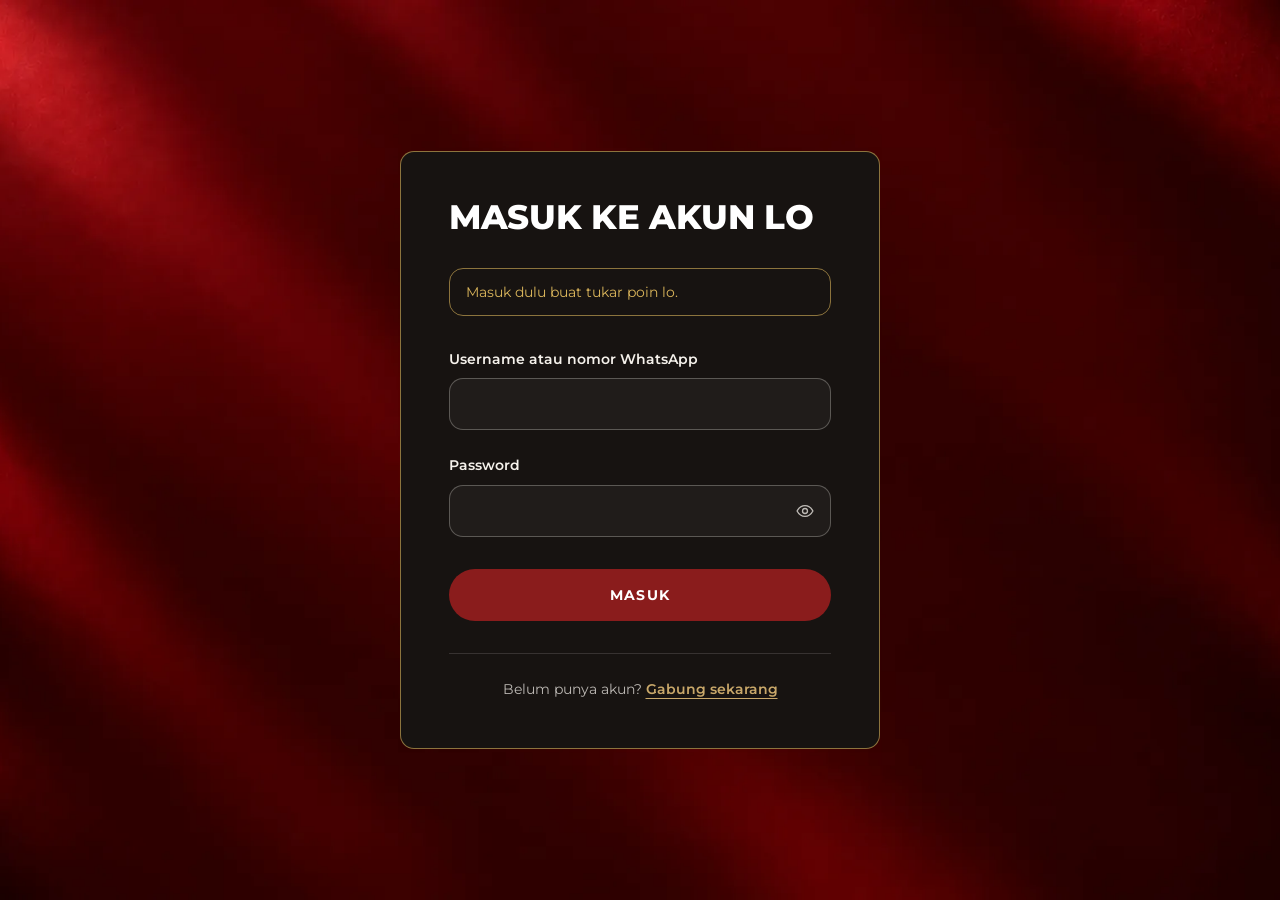
<file: loyalty/pesanan/index.html>
<!doctype html>
<html lang="id">
<head>
  <meta charset="utf-8">
  <meta name="viewport" content="width=device-width, initial-scale=1">
  <title>Pesanan Merchandise — Pria Punya Selera</title>
  <meta name="description" content="Status pesanan merchandise lo.">
  <meta name="robots" content="noindex">
  <meta name="theme-color" content="#0b0a09">
  <link rel="icon" href="/assets/home/favicon/favicon-32.png" type="image/png" sizes="32x32">
  <link rel="icon" href="/assets/home/favicon/favicon-192.png" type="image/png" sizes="192x192">
  <link rel="apple-touch-icon" href="/assets/home/favicon/apple-touch-icon.png">

  <link rel="preconnect" href="https://fonts.googleapis.com">
  <link rel="preconnect" href="https://fonts.gstatic.com" crossorigin>
  <link rel="stylesheet" href="https://fonts.googleapis.com/css2?family=Montserrat:wght@400..800&display=swap">

  <link rel="stylesheet" href="/css/tokens.css">
  <link rel="stylesheet" href="/css/main.css">
  <link rel="stylesheet" href="/css/pages.css">
  <script>document.documentElement.classList.add("js");</script>
  <meta name="pps-auth" content="required">
  <script src="/js/auth-boot.js"></script>
  <script src="/js/main.js" defer></script>
  <script src="/js/app.js" type="module"></script>
  <script src="/js/redeem-order.js" type="module"></script>
</head>
<body>
  <a class="skip-link" href="#main">Langsung ke konten</a>

  <header class="site-header theme-dark" data-header-solid>
    <div class="site-header__bar" aria-hidden="true"></div>
    <div class="container site-header__inner">
      <a class="site-header__brand" href="/">
        <img src="/assets/home/logo.png" alt="Pria Punya Selera — Beranda" width="404" height="304">
      </a>

      <!-- The toggle precedes the nav so the opened menu is next in tab order. -->
      <button class="nav-toggle" type="button" aria-expanded="false" aria-controls="site-nav" aria-label="Menu">
        <span class="nav-toggle__icon" aria-hidden="true"></span>
      </button>

      <nav class="site-nav" id="site-nav" aria-label="Navigasi utama">
        <ul class="site-nav__list">
          <li><a class="site-nav__link" href="/event/">Event</a></li>
          <li><a class="site-nav__link" href="/artikel/">Artikel</a></li>
          <li><a class="site-nav__link" href="/loyalty/" aria-current="page">Loyalty</a></li>
          <!-- Mobile menu only, for signed-in members (replaces the header profile button there). -->
          <li class="site-nav__profile"><a class="site-nav__link" href="/profil/">Profile</a></li>
        </ul>
      </nav>

      <a class="btn btn--secondary btn--sm site-header__login" href="/masuk/">Masuk</a>
      <!-- Signed-in members see this instead of Masuk (html[data-auth="in"], js/account.js). -->
      <div class="site-header__account">
        <a class="header-points" href="/loyalty/">
          <img src="/assets/coin.png" alt="" width="890" height="886">
          <span data-points-balance>0</span><span class="visually-hidden"> Poin</span>
        </a>
        <a class="header-profile" href="/profil/" aria-label="Profil"><svg viewBox="0 0 24 24" aria-hidden="true"><circle cx="12" cy="8.5" r="3.75"/><path d="M4.75 19.5c1.2-3.4 4-5 7.25-5s6.05 1.6 7.25 5"/></svg></a>
      </div>
    </div>
  </header>
  <script>
    // Size the compact nav pill before first paint; js/main.js keeps it updated.
    document.querySelector(".site-header").style.setProperty("--nav-w", document.querySelector(".site-nav__list").getBoundingClientRect().width + "px");
  </script>

  <main id="main">
    <!-- Pesanan Merchandise: order list with status tabs, or one order's
         tracking when ?order=<ref> (js/redeem-order.js). -->
    <section class="section section--cream section--page-top theme-light" aria-labelledby="page-title">
      <div class="container orders" data-order-view="orders"></div>
    </section>
  </main>

  <footer class="site-footer theme-dark">
    <div class="container">
      <div class="site-footer__main">
        <div class="site-footer__brand">
          <a class="site-footer__logo" href="/">
            <img src="/assets/home/logo.png" alt="Pria Punya Selera — Beranda" width="404" height="304" loading="lazy">
          </a>
          <p class="site-footer__name">Pria Punya Selera</p>
          <p class="site-footer__desc">Tempat buat pria yang selalu cari hal menarik,<br> dari gaya hidup sampai hal-hal yang punya cerita.</p>
        </div>

        <nav aria-label="Navigasi footer">
          <ul class="site-footer__links">
            <li><a href="/">Home</a></li>
            <li><a href="/artikel/">Article</a></li>
            <li><a href="/#faq">FAQ</a></li>
            <li><a href="/event/">Event</a></li>
            <li><a href="/loyalty/">Loyalty</a></li>
            <li><a href="/hubungi-kami">Hubungi Kami</a></li>
          </ul>
        </nav>
      </div>

      <div class="site-footer__bottom">
        <p class="site-footer__copyright">© 2026 Pria Punya Selera. Semua hak dilindungi.</p>
        <ul class="site-footer__legal">
          <li><a href="/kebijakan-privasi">Kebijakan Privasi</a></li>
          <li><a href="/syarat-ketentuan">Syarat &amp; Ketentuan</a></li>
        </ul>
      </div>
    </div>
  </footer>
</body>
</html>
</file>
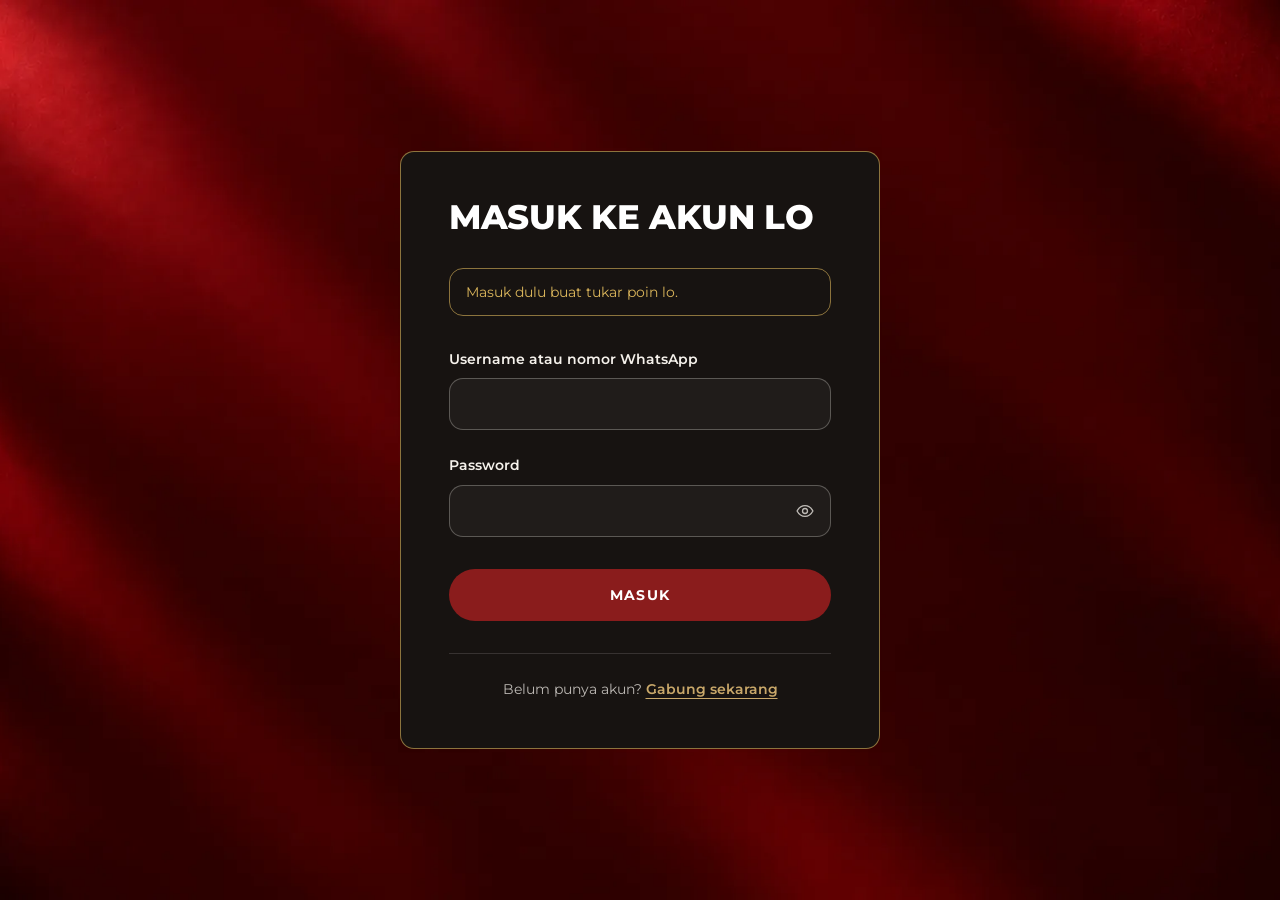
<file: loyalty/tukar/index.html>
<!doctype html>
<html lang="id">
<head>
  <meta charset="utf-8">
  <meta name="viewport" content="width=device-width, initial-scale=1">
  <title>Data Pengiriman — Pria Punya Selera</title>
  <meta name="description" content="Isi data pengiriman untuk menukar merchandise dengan poin.">
  <meta name="robots" content="noindex">
  <meta name="theme-color" content="#0b0a09">
  <link rel="icon" href="/assets/home/favicon/favicon-32.png" type="image/png" sizes="32x32">
  <link rel="icon" href="/assets/home/favicon/favicon-192.png" type="image/png" sizes="192x192">
  <link rel="apple-touch-icon" href="/assets/home/favicon/apple-touch-icon.png">

  <link rel="preconnect" href="https://fonts.googleapis.com">
  <link rel="preconnect" href="https://fonts.gstatic.com" crossorigin>
  <link rel="stylesheet" href="https://fonts.googleapis.com/css2?family=Montserrat:wght@400..800&display=swap">

  <link rel="stylesheet" href="/css/tokens.css">
  <link rel="stylesheet" href="/css/main.css">
  <link rel="stylesheet" href="/css/pages.css">
  <script>document.documentElement.classList.add("js");</script>
  <meta name="pps-auth" content="required">
  <script src="/js/auth-boot.js"></script>
  <script src="/js/main.js" defer></script>
  <script src="/js/app.js" type="module"></script>
  <script src="/js/redeem-shipping.js" type="module"></script>
</head>
<body>
  <a class="skip-link" href="#main">Langsung ke konten</a>

  <header class="site-header theme-dark" data-header-solid>
    <div class="site-header__bar" aria-hidden="true"></div>
    <div class="container site-header__inner">
      <a class="site-header__brand" href="/">
        <img src="/assets/home/logo.png" alt="Pria Punya Selera — Beranda" width="404" height="304">
      </a>

      <!-- The toggle precedes the nav so the opened menu is next in tab order. -->
      <button class="nav-toggle" type="button" aria-expanded="false" aria-controls="site-nav" aria-label="Menu">
        <span class="nav-toggle__icon" aria-hidden="true"></span>
      </button>

      <nav class="site-nav" id="site-nav" aria-label="Navigasi utama">
        <ul class="site-nav__list">
          <li><a class="site-nav__link" href="/event/">Event</a></li>
          <li><a class="site-nav__link" href="/artikel/">Artikel</a></li>
          <li><a class="site-nav__link" href="/loyalty/" aria-current="page">Loyalty</a></li>
          <!-- Mobile menu only, for signed-in members (replaces the header profile button there). -->
          <li class="site-nav__profile"><a class="site-nav__link" href="/profil/">Profile</a></li>
        </ul>
      </nav>

      <a class="btn btn--secondary btn--sm site-header__login" href="/masuk/">Masuk</a>
      <!-- Signed-in members see this instead of Masuk (html[data-auth="in"], js/account.js). -->
      <div class="site-header__account">
        <a class="header-points" href="/loyalty/">
          <img src="/assets/coin.png" alt="" width="890" height="886">
          <span data-points-balance>0</span><span class="visually-hidden"> Poin</span>
        </a>
        <a class="header-profile" href="/profil/" aria-label="Profil"><svg viewBox="0 0 24 24" aria-hidden="true"><circle cx="12" cy="8.5" r="3.75"/><path d="M4.75 19.5c1.2-3.4 4-5 7.25-5s6.05 1.6 7.25 5"/></svg></a>
      </div>
    </div>
  </header>
  <script>
    // Size the compact nav pill before first paint; js/main.js keeps it updated.
    document.querySelector(".site-header").style.setProperty("--nav-w", document.querySelector(".site-nav__list").getBoundingClientRect().width + "px");
  </script>

  <main id="main">
    <section class="section section--cream section--page-top theme-light" aria-labelledby="page-title">
      <div class="container checkout" data-checkout>
        <form class="paper form" data-shipping-form novalidate>
          <div>
            <h1 class="paper__title" id="page-title">Data Pengiriman</h1>
            <p class="paper__text">Merchandise dikirim ke alamat ini. Pastikan semuanya sudah benar.</p>
          </div>
          <p class="form__legend">Isian bertanda <span class="req" aria-hidden="true">*</span> wajib diisi.</p>
          <div class="form__row">
            <div class="field">
              <label class="field__label" for="name">Nama Lengkap <span class="req" aria-hidden="true">*</span></label>
              <input class="field__input" id="name" name="name" type="text" autocomplete="name" required aria-describedby="name-error">
              <p class="field__error" id="name-error" data-error-for="name"></p>
            </div>
            <div class="field">
              <label class="field__label" for="phone">Nomor WhatsApp <span class="req" aria-hidden="true">*</span></label>
              <input class="field__input" id="phone" name="phone" type="tel" inputmode="tel" autocomplete="tel" required aria-describedby="phone-hint phone-error" placeholder="0812 3456 7890">
              <p class="field__hint" id="phone-hint">Nomor HP Indonesia yang aktif di WhatsApp.</p>
              <p class="field__error" id="phone-error" data-error-for="phone"></p>
            </div>
          </div>
          <div class="field">
            <label class="field__label" for="email">Email <span class="req" aria-hidden="true">*</span></label>
            <input class="field__input" id="email" name="email" type="email" autocomplete="email" required aria-describedby="email-error">
            <p class="field__error" id="email-error" data-error-for="email"></p>
          </div>
          <div class="field">
            <label class="field__label" for="street">Alamat Lengkap <span class="req" aria-hidden="true">*</span></label>
            <textarea class="field__input" id="street" name="street" rows="3" autocomplete="street-address" required aria-describedby="street-hint street-error"></textarea>
            <p class="field__hint" id="street-hint">Nama jalan, nomor rumah, RT/RW, dan patokan.</p>
            <p class="field__error" id="street-error" data-error-for="street"></p>
          </div>
          <div class="form__row">
            <div class="field">
              <label class="field__label" for="province">Provinsi <span class="req" aria-hidden="true">*</span></label>
              <select class="field__input" id="province" name="province" autocomplete="address-level1" required aria-describedby="province-error">
                <option value="">Pilih provinsi</option>
              </select>
              <p class="field__error" id="province-error" data-error-for="province"></p>
            </div>
            <div class="field">
              <label class="field__label" for="city">Kota/Kabupaten <span class="req" aria-hidden="true">*</span></label>
              <input class="field__input" id="city" name="city" type="text" autocomplete="address-level2" required aria-describedby="city-error">
              <p class="field__error" id="city-error" data-error-for="city"></p>
            </div>
          </div>
          <div class="form__row">
            <div class="field">
              <label class="field__label" for="district">Kecamatan <span class="req" aria-hidden="true">*</span></label>
              <input class="field__input" id="district" name="district" type="text" autocomplete="address-level3" required aria-describedby="district-error">
              <p class="field__error" id="district-error" data-error-for="district"></p>
            </div>
            <div class="field">
              <label class="field__label" for="postal">Kode Pos <span class="req" aria-hidden="true">*</span></label>
              <input class="field__input" id="postal" name="postal" type="text" inputmode="numeric" maxlength="5" autocomplete="postal-code" required aria-describedby="postal-error">
              <p class="field__error" id="postal-error" data-error-for="postal"></p>
            </div>
          </div>
          <div class="field">
            <label class="field__label" for="note">Catatan untuk Kurir <span class="field__optional">(opsional)</span></label>
            <textarea class="field__input" id="note" name="note" rows="2" aria-describedby="note-error"></textarea>
            <p class="field__error" id="note-error" data-error-for="note"></p>
          </div>
          <div class="form__actions">
            <button class="btn btn--primary" type="submit">Konfirmasi Penukaran</button>
            <a class="btn btn--outline" href="/loyalty/">Kembali</a>
            <p class="status" role="status" data-form-status></p>
          </div>
        </form>

        <aside class="paper checkout__aside" aria-labelledby="summary-title">
          <h2 class="panel__title" id="summary-title">Merchandise</h2>
          <div class="checkout-item" data-summary></div>
          <dl class="cart-summary">
            <div><dt>Poin dibutuhkan</dt><dd data-points-needed></dd></div>
            <div><dt>Poin lo</dt><dd data-balance></dd></div>
            <div><dt>Sisa setelah tukar</dt><dd data-rest></dd></div>
          </dl>
          <p class="checkout__note">Poin baru terpotong setelah lo konfirmasi di langkah terakhir.</p>
        </aside>
      </div>
    </section>
  </main>

  <footer class="site-footer theme-dark">
    <div class="container">
      <div class="site-footer__main">
        <div class="site-footer__brand">
          <a class="site-footer__logo" href="/">
            <img src="/assets/home/logo.png" alt="Pria Punya Selera — Beranda" width="404" height="304" loading="lazy">
          </a>
          <p class="site-footer__name">Pria Punya Selera</p>
          <p class="site-footer__desc">Tempat buat pria yang selalu cari hal menarik,<br> dari gaya hidup sampai hal-hal yang punya cerita.</p>
        </div>

        <nav aria-label="Navigasi footer">
          <ul class="site-footer__links">
            <li><a href="/">Home</a></li>
            <li><a href="/artikel/">Article</a></li>
            <li><a href="/#faq">FAQ</a></li>
            <li><a href="/event/">Event</a></li>
            <li><a href="/loyalty/">Loyalty</a></li>
            <li><a href="/hubungi-kami">Hubungi Kami</a></li>
          </ul>
        </nav>
      </div>

      <div class="site-footer__bottom">
        <p class="site-footer__copyright">© 2026 Pria Punya Selera. Semua hak dilindungi.</p>
        <ul class="site-footer__legal">
          <li><a href="/kebijakan-privasi">Kebijakan Privasi</a></li>
          <li><a href="/syarat-ketentuan">Syarat &amp; Ketentuan</a></li>
        </ul>
      </div>
    </div>
  </footer>
</body>
</html>
</file>
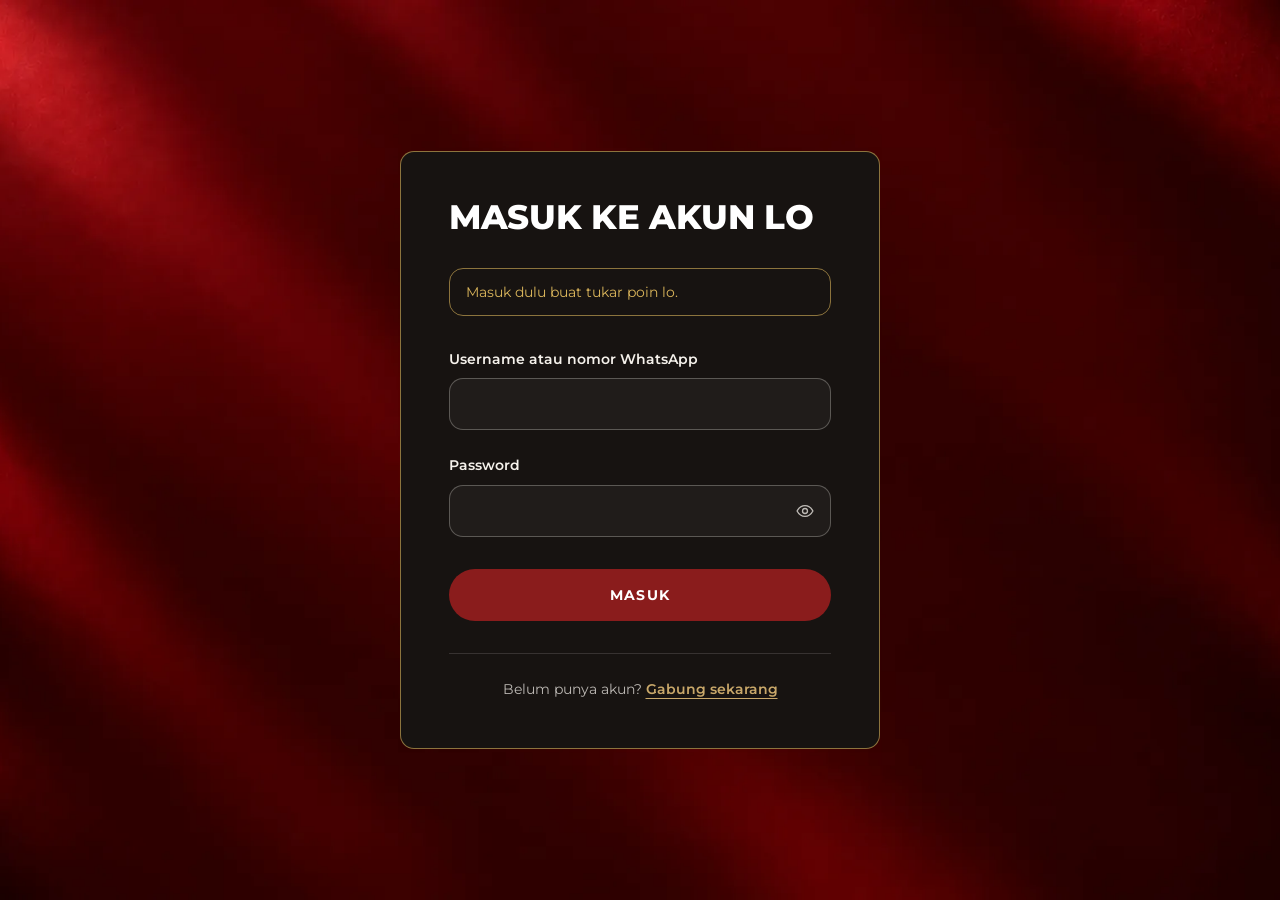
<file: loyalty/tukar/berhasil/index.html>
<!doctype html>
<html lang="id">
<head>
  <meta charset="utf-8">
  <meta name="viewport" content="width=device-width, initial-scale=1">
  <title>Penukaran Berhasil — Pria Punya Selera</title>
  <meta name="description" content="Penukaran merchandise lo berhasil dicatat.">
  <meta name="robots" content="noindex">
  <meta name="theme-color" content="#0b0a09">
  <link rel="icon" href="/assets/home/favicon/favicon-32.png" type="image/png" sizes="32x32">
  <link rel="icon" href="/assets/home/favicon/favicon-192.png" type="image/png" sizes="192x192">
  <link rel="apple-touch-icon" href="/assets/home/favicon/apple-touch-icon.png">

  <link rel="preconnect" href="https://fonts.googleapis.com">
  <link rel="preconnect" href="https://fonts.gstatic.com" crossorigin>
  <link rel="stylesheet" href="https://fonts.googleapis.com/css2?family=Montserrat:wght@400..800&display=swap">

  <link rel="stylesheet" href="/css/tokens.css">
  <link rel="stylesheet" href="/css/main.css">
  <link rel="stylesheet" href="/css/pages.css">
  <script>document.documentElement.classList.add("js");</script>
  <meta name="pps-auth" content="required">
  <script src="/js/auth-boot.js"></script>
  <script src="/js/main.js" defer></script>
  <script src="/js/app.js" type="module"></script>
  <script src="/js/redeem-order.js" type="module"></script>
</head>
<body>
  <a class="skip-link" href="#main">Langsung ke konten</a>

  <header class="site-header theme-dark" data-header-solid>
    <div class="site-header__bar" aria-hidden="true"></div>
    <div class="container site-header__inner">
      <a class="site-header__brand" href="/">
        <img src="/assets/home/logo.png" alt="Pria Punya Selera — Beranda" width="404" height="304">
      </a>

      <!-- The toggle precedes the nav so the opened menu is next in tab order. -->
      <button class="nav-toggle" type="button" aria-expanded="false" aria-controls="site-nav" aria-label="Menu">
        <span class="nav-toggle__icon" aria-hidden="true"></span>
      </button>

      <nav class="site-nav" id="site-nav" aria-label="Navigasi utama">
        <ul class="site-nav__list">
          <li><a class="site-nav__link" href="/event/">Event</a></li>
          <li><a class="site-nav__link" href="/artikel/">Artikel</a></li>
          <li><a class="site-nav__link" href="/loyalty/" aria-current="page">Loyalty</a></li>
          <!-- Mobile menu only, for signed-in members (replaces the header profile button there). -->
          <li class="site-nav__profile"><a class="site-nav__link" href="/profil/">Profile</a></li>
        </ul>
      </nav>

      <a class="btn btn--secondary btn--sm site-header__login" href="/masuk/">Masuk</a>
      <!-- Signed-in members see this instead of Masuk (html[data-auth="in"], js/account.js). -->
      <div class="site-header__account">
        <a class="header-points" href="/loyalty/">
          <img src="/assets/coin.png" alt="" width="890" height="886">
          <span data-points-balance>0</span><span class="visually-hidden"> Poin</span>
        </a>
        <a class="header-profile" href="/profil/" aria-label="Profil"><svg viewBox="0 0 24 24" aria-hidden="true"><circle cx="12" cy="8.5" r="3.75"/><path d="M4.75 19.5c1.2-3.4 4-5 7.25-5s6.05 1.6 7.25 5"/></svg></a>
      </div>
    </div>
  </header>
  <script>
    // Size the compact nav pill before first paint; js/main.js keeps it updated.
    document.querySelector(".site-header").style.setProperty("--nav-w", document.querySelector(".site-nav__list").getBoundingClientRect().width + "px");
  </script>

  <main id="main">
    <section class="section section--cream section--page-top theme-light" aria-label="Penukaran berhasil">
      <div class="container" data-order-view="success"></div>
    </section>
  </main>

  <footer class="site-footer theme-dark">
    <div class="container">
      <div class="site-footer__main">
        <div class="site-footer__brand">
          <a class="site-footer__logo" href="/">
            <img src="/assets/home/logo.png" alt="Pria Punya Selera — Beranda" width="404" height="304" loading="lazy">
          </a>
          <p class="site-footer__name">Pria Punya Selera</p>
          <p class="site-footer__desc">Tempat buat pria yang selalu cari hal menarik,<br> dari gaya hidup sampai hal-hal yang punya cerita.</p>
        </div>

        <nav aria-label="Navigasi footer">
          <ul class="site-footer__links">
            <li><a href="/">Home</a></li>
            <li><a href="/artikel/">Article</a></li>
            <li><a href="/#faq">FAQ</a></li>
            <li><a href="/event/">Event</a></li>
            <li><a href="/loyalty/">Loyalty</a></li>
            <li><a href="/hubungi-kami">Hubungi Kami</a></li>
          </ul>
        </nav>
      </div>

      <div class="site-footer__bottom">
        <p class="site-footer__copyright">© 2026 Pria Punya Selera. Semua hak dilindungi.</p>
        <ul class="site-footer__legal">
          <li><a href="/kebijakan-privasi">Kebijakan Privasi</a></li>
          <li><a href="/syarat-ketentuan">Syarat &amp; Ketentuan</a></li>
        </ul>
      </div>
    </div>
  </footer>
</body>
</html>
</file>
<file: css/tokens.css>
/* ==========================================================================
   PPS design tokens
   Single source of truth for colour, type, spacing, layout and shape.
   ========================================================================== */

:root {
  /* ---- Colour: brand palette (derived from the section assets) ---- */
  --color-burgundy: #8a1c1c;
  --color-burgundy-hover: #a12424;
  --color-burgundy-active: #721616;
  --color-gold: #c9a86a;
  --color-logo-gold: #dab55b;        /* flat mean of the logo's gold */
  --color-logo-gold-hover: #e6c36b;
  --color-logo-gold-active: #c8a14a;
  --color-gold-stroke: rgb(218 181 91 / 0.6);  /* thin gold outlines */
  --color-cream: #f4eee7;
  --color-stone: #e5dacd;
  --color-charcoal: #171311;
  --color-ink: #0b0a09;
  --color-white: #ffffff;

  /* ---- Colour: text ---- */
  --color-text-on-dark: #f6f2ec;
  --color-text-on-dark-muted: rgb(246 242 236 / 0.74);
  --color-text-on-light: #161311;
  --color-text-on-light-muted: #4b423b;

  /* ---- Colour: lines ---- */
  --color-line-on-dark: rgb(246 242 236 / 0.14);
  --color-line-on-dark-strong: rgb(246 242 236 / 0.28);

  /* ---- Typography ---- */
  --font-sans: "Montserrat", system-ui, -apple-system, "Segoe UI", Roboto, sans-serif;

  --fw-regular: 400;
  --fw-medium: 500;
  --fw-semibold: 600;
  --fw-bold: 700;
  --fw-extrabold: 800;

  /* Type roles: size / line-height / tracking */
  --fs-display: clamp(2.25rem, 1.15rem + 4.4vw, 3.875rem);    /* hero headline, max 62px */
  --lh-display: 1;
  --ls-display: -0.015em;

  --fs-heading: clamp(2rem, 1.2rem + 2.8vw, 3.125rem);        /* section headings, max 50px */
  --lh-heading: 1.05;
  --ls-heading: -0.01em;

  --fs-lead: clamp(1.0625rem, 0.98rem + 0.4vw, 1.25rem);      /* hero supporting copy */
  --lh-lead: 1.55;

  --fs-description: clamp(1rem, 0.95rem + 0.25vw, 1.125rem);  /* section supporting copy */
  --lh-description: 1.6;

  --fs-card-title: clamp(1.125rem, 1.06rem + 0.25vw, 1.25rem);
  --lh-card-title: 1.3;

  --fs-meta: 0.8125rem;                                        /* card metadata (points) */
  --ls-meta: 0.14em;

  --fs-faq-question: clamp(1.0625rem, 1rem + 0.3vw, 1.25rem);
  --lh-faq-question: 1.4;
  --fs-faq-answer: 1rem;
  --lh-faq-answer: 1.7;

  --fs-nav: 0.875rem;
  --ls-nav: 0;

  --fs-button: 0.875rem;
  --ls-button: 0.08em;

  --fs-footer-link: 1rem;
  --fs-small: 0.875rem;
  --lh-body: 1.6;

  /* ---- Spacing scale (4px base) ---- */
  --space-1: 0.25rem;   /*   4 */
  --space-2: 0.5rem;    /*   8 */
  --space-3: 0.75rem;   /*  12 */
  --space-4: 1rem;      /*  16 */
  --space-5: 1.5rem;    /*  24 */
  --space-6: 2rem;      /*  32 */
  --space-7: 2.5rem;    /*  40 */
  --space-8: 3rem;      /*  48 */
  --space-9: 4rem;      /*  64 */
  --space-10: 5rem;     /*  80 */
  --space-11: 6rem;     /*  96 */
  --space-12: 8rem;     /* 128 */

  /* Semantic rhythm, reused by every section */
  --section-pad-y: clamp(var(--space-10), 3rem + 6vw, var(--space-12));
  --gap-heading-description: var(--space-5);
  --gap-description-actions: var(--space-6);
  --gap-header-content: clamp(var(--space-8), 2rem + 3vw, var(--space-9));
  --gap-grid: var(--space-5);

  /* ---- Layout ---- */
  --container-max: 80rem; /* 1280 */
  --page-gutter: clamp(1.25rem, 5vw, 4rem);
  --header-height: 5rem;

  /* ---- Shape ---- */
  --radius-card: 0.875rem;
  --radius-pill: 999px;

  /* ---- Controls ---- */
  --btn-height: 3.25rem;
  --btn-height-sm: 2.75rem;
  --btn-pad-x: var(--space-7);
  --btn-pad-x-sm: var(--space-5);
  --btn-min-width: 13.5rem;

  /* ---- Motion ---- */
  --ease-out: cubic-bezier(0.22, 1, 0.36, 1);
  --duration-fast: 180ms;
  --duration-base: 320ms;
}

@media (min-width: 64em) {
  :root {
    --header-height: 6rem;
  }
}

/* Section themes: each section opts in, components read these variables. */
.theme-dark {
  --text: var(--color-text-on-dark);
  --text-muted: var(--color-text-on-dark-muted);
  --accent: var(--color-gold);
  --line: var(--color-line-on-dark);
  --focus-ring: var(--color-gold);
  color: var(--text);
}

.theme-light {
  --text: var(--color-text-on-light);
  --text-muted: var(--color-text-on-light-muted);
  --accent: var(--color-burgundy);
  --line: rgb(22 19 17 / 0.12);
  --focus-ring: var(--color-burgundy);
  color: var(--text);
}
</file>
<file: css/main.css>
/* ==========================================================================
   PPS homepage styles. All values come from tokens.css.
   1. Base   2. Layout   3. Type   4. Buttons   5. Header   6. Hero
   7. Showcase   8. FAQ   9. CTA   10. Footer   11. Motion preferences
   ========================================================================== */

/* 1. Base ------------------------------------------------------------------ */

*,
*::before,
*::after {
  box-sizing: border-box;
}

html {
  -webkit-text-size-adjust: 100%;
  text-size-adjust: 100%;
  scroll-padding-top: var(--header-height); /* anchors clear the fixed header */
}

@media (prefers-reduced-motion: no-preference) {
  html {
    scroll-behavior: smooth;
    interpolate-size: allow-keywords;
  }
}

body {
  margin: 0;
  font-family: var(--font-sans);
  font-size: 1rem;
  line-height: var(--lh-body);
  color: var(--color-text-on-dark);
  background-color: var(--color-ink);
  -webkit-font-smoothing: antialiased;
  -moz-osx-font-smoothing: grayscale;
}

img {
  display: block;
  max-width: 100%;
}

a {
  color: inherit;
}

button {
  font: inherit;
}

:focus-visible {
  outline: 2px solid var(--focus-ring, var(--color-gold));
  outline-offset: 3px;
}

/* 2. Layout ---------------------------------------------------------------- */

.container {
  width: min(100% - 2 * var(--page-gutter), var(--container-max));
  margin-inline: auto;
}

.section {
  padding-block: var(--section-pad-y);
}

.section-header {
  margin-bottom: var(--gap-header-content);
}

.section-header--center {
  max-width: 52rem;
  margin-inline: auto;
  text-align: center;
}

.section-header--center .description {
  margin-inline: auto;
}

/* Heading on the left, supporting copy + action on the right content edge. */
.split {
  display: grid;
  gap: var(--space-6);
}

@media (min-width: 80em) {
  .split {
    grid-template-columns: minmax(0, 1fr) minmax(0, 20rem);
    column-gap: var(--space-8);
    align-items: end;
  }
}

.skip-link {
  position: absolute;
  top: var(--space-4);
  left: var(--space-4);
  z-index: 100;
  padding: var(--space-3) var(--space-5);
  border-radius: var(--radius-pill);
  background-color: var(--color-white);
  color: var(--color-ink);
  font-size: var(--fs-small);
  font-weight: var(--fw-bold);
  text-decoration: none;
  transform: translateY(-200%);
}

.skip-link:focus {
  transform: none;
}

.visually-hidden {
  position: absolute;
  width: 1px;
  height: 1px;
  overflow: hidden;
  clip: rect(0 0 0 0);
  white-space: nowrap;
}

/* 3. Type ------------------------------------------------------------------ */

.display,
.heading {
  margin: 0;
  font-weight: var(--fw-extrabold);
  text-transform: uppercase;
  text-wrap: balance;
}

.display {
  font-size: var(--fs-display);
  line-height: var(--lh-display);
  letter-spacing: var(--ls-display);
}

.heading {
  font-size: var(--fs-heading);
  line-height: var(--lh-heading);
  letter-spacing: var(--ls-heading);
}

.line {
  display: block;
}

.text-accent {
  color: var(--accent);
}

.lead,
.description {
  margin: 0;
  text-wrap: pretty;
}

.lead {
  max-width: 30em;
  font-size: var(--fs-lead);
  line-height: var(--lh-lead);
  color: var(--text);
}

.description {
  max-width: 34em;
  font-size: var(--fs-description);
  line-height: var(--lh-description);
  color: var(--text-muted);
}

.display + .lead,
.heading + .description {
  margin-top: var(--gap-heading-description);
}

/* 4. Buttons --------------------------------------------------------------- */

.btn {
  display: inline-flex;
  align-items: center;
  justify-content: center;
  min-width: var(--btn-min-width);
  min-height: var(--btn-height);
  padding: 0 var(--btn-pad-x);
  border: 1px solid transparent;
  border-radius: var(--radius-pill);
  font-family: inherit;
  font-size: var(--fs-button);
  font-weight: var(--fw-bold);
  line-height: 1;
  letter-spacing: var(--ls-button);
  text-transform: uppercase;
  text-decoration: none;
  white-space: nowrap;
  cursor: pointer;
  transition:
    background-color var(--duration-fast) ease,
    border-color var(--duration-fast) ease,
    color var(--duration-fast) ease,
    transform var(--duration-fast) ease;
}

.btn:active {
  transform: translateY(1px);
}

.btn:disabled,
.btn[aria-disabled="true"] {
  opacity: 0.45;
  pointer-events: none;
}

.btn--primary {
  background-color: var(--color-burgundy);
  color: var(--color-white);
}

.btn--primary:hover {
  background-color: var(--color-burgundy-hover);
}

.btn--primary:active {
  background-color: var(--color-burgundy-active);
}

/* Secondary: logo-gold outline with white text; fills flat gold on hover. */
.btn--secondary {
  border-color: var(--color-logo-gold);
  background-color: transparent;
  color: var(--color-white);
}

.btn--secondary:hover {
  border-color: var(--color-logo-gold);
  background-color: var(--color-logo-gold);
  color: var(--color-ink);
}

.btn--secondary:active {
  border-color: var(--color-logo-gold-active);
  background-color: var(--color-logo-gold-active);
  color: var(--color-ink);
}

.btn--sm {
  min-width: 0;
  min-height: var(--btn-height-sm);
  padding-inline: var(--btn-pad-x-sm);
}

.actions {
  display: flex;
  flex-wrap: wrap;
  gap: var(--space-4);
  margin-top: var(--gap-description-actions);
}

/* Side-by-side buttons share one width: equal columns sized to the widest. */
@media (min-width: 40em) {
  .actions {
    display: grid;
    grid-auto-columns: 1fr;
    grid-auto-flow: column;
    width: max-content;
  }
}

@media (max-width: 39.99em) {
  .actions {
    flex-direction: column;
    align-items: stretch;
  }

  .actions .btn {
    width: 100%;
    min-width: 0;
  }
}

/* 5. Header ---------------------------------------------------------------- */

/* Fixed header with a glass bar behind its content. At the top of the page
   there is no bar: the nav floats over the hero. As the page scrolls the bar
   fades in (fully visible by a quarter of the way) and, on desktop, widens
   from the nav to the page edges: js/main.js sets --p (0 → 1) and --nav-w
   (nav list width; first set by the inline script after the header, before
   first paint). */
.site-header {
  --p: 0;
  --nav-w: 0px;
  --bar-h: 3.5rem;
  --bar-pad: clamp(0.75rem, 2vw, 1.75rem);   /* bar edge → logo / Masuk */
  /* Pill edge → first / last link pill: matches the vertical inset,
     (3.75rem bar − 2.75rem link) / 2. */
  --bar-pad-nav: var(--space-2);
  /* Inset of the expanded bar: the page container edge minus --bar-pad. */
  --bar-end: calc((100% - min(100% - 2 * var(--page-gutter), var(--container-max))) / 2 - var(--bar-pad));
  position: fixed;
  inset: 0 0 auto;
  z-index: 10;
}

/* Without JS the nav can't be measured, so show the expanded bar. Pages that
   start on a light section (no dark hero) always show it (js/main.js too). */
html:not(.js) .site-header,
.site-header[data-header-solid] {
  --p: 1;
}

/* z-index -1 keeps the bar behind the content inside the header's own stacking
   context (the fixed header with z-index creates one). */
.site-header__bar {
  position: absolute;
  z-index: -1;
  top: calc((var(--header-height) - var(--bar-h)) / 2);
  left: var(--bar-end);
  right: var(--bar-end);
  height: var(--bar-h);
  border: 1px solid var(--color-gold-stroke);
  border-radius: var(--radius-pill);
  background-color: rgb(11 10 9 / 0.72);
  -webkit-backdrop-filter: blur(18px) saturate(140%);
  backdrop-filter: blur(18px) saturate(140%);
  box-shadow: 0 10px 30px -12px rgb(0 0 0 / 0.45);
  opacity: min(1, var(--p) * 4);
}

/* The open mobile menu always sits on the bar. */
.site-header.is-open .site-header__bar {
  opacity: 1;
}

@media (min-width: 64em) {
  .site-header {
    --bar-h: 3.75rem;
    --bar-start: calc((100% - var(--nav-w)) / 2 - var(--bar-pad-nav));
  }

  .site-header__bar {
    left: calc(var(--bar-start) + (var(--bar-end) - var(--bar-start)) * var(--p));
    right: calc(var(--bar-start) + (var(--bar-end) - var(--bar-start)) * var(--p));
  }
}

.site-header__inner {
  display: flex;
  align-items: center;
  gap: var(--space-3);
  height: var(--header-height);
}

.site-header__brand {
  flex: none;
  margin-right: auto;
}

/* Bar order on small screens: logo … Masuk, menu toggle. */
.site-header__login {
  order: 1;
}

/* Expanded bar: MASUK becomes a flat logo-gold button with black text. */
.site-header.is-expanded .site-header__login {
  border-color: var(--color-logo-gold);
  background-color: var(--color-logo-gold);
  color: var(--color-ink);
}

.site-header.is-expanded .site-header__login:hover {
  border-color: var(--color-logo-gold-hover);
  background-color: var(--color-logo-gold-hover);
}

/* Signed-in account area, in place of MASUK (html[data-auth="in"] is set
   before first paint by js/auth-boot.js). The points link is always an
   outline; the profile button fills gold once the bar has expanded, like
   MASUK. */
.site-header__account {
  display: none;
  align-items: center;
  gap: var(--space-3);
  order: 1;
}

:root[data-auth="in"] .site-header__login {
  display: none;
}

:root[data-auth="in"] .site-header__account,
.site-header__account--static {
  display: flex;
}

/* Guest-only content (homepage "Gabung Sekarang" + CTA section). */
:root[data-auth="in"] .guest-only {
  display: none;
}

/* Signed in, "Lihat Hadiah" is the hero's only action, so it takes the
   primary style (same values as .btn--primary). */
:root[data-auth="in"] .hero__rewards {
  border-color: transparent;
  background-color: var(--color-burgundy);
  color: var(--color-white);
}

:root[data-auth="in"] .hero__rewards:hover {
  background-color: var(--color-burgundy-hover);
}

:root[data-auth="in"] .hero__rewards:active {
  background-color: var(--color-burgundy-active);
}

.header-points {
  display: inline-flex;
  align-items: center;
  gap: var(--space-2);
  min-height: var(--btn-height-sm);
  padding-inline: var(--space-4) var(--space-5);
  border: 1px solid var(--color-logo-gold);
  border-radius: var(--radius-pill);
  background-color: transparent;
  color: var(--color-white);
  font-size: var(--fs-button);
  font-weight: var(--fw-bold);
  letter-spacing: var(--ls-button);
  line-height: 1;
  text-decoration: none;
  white-space: nowrap;
  transition: border-color var(--duration-fast) ease, color var(--duration-fast) ease;
}

.header-points:hover {
  border-color: var(--color-logo-gold-hover);
  color: var(--color-logo-gold);
}

.header-points img {
  width: 1.5rem;
  height: 1.5rem;
}

.header-profile {
  display: inline-grid;
  flex: none;
  place-items: center;
  width: var(--btn-height-sm);
  height: var(--btn-height-sm);
  border: 1px solid var(--color-logo-gold);
  border-radius: 50%;
  background-color: transparent;
  color: var(--color-white);
  transition: background-color var(--duration-fast) ease, border-color var(--duration-fast) ease, color var(--duration-fast) ease;
}

.header-profile svg {
  width: 1.25rem;
  height: 1.25rem;
  fill: none;
  stroke: currentColor;
  stroke-width: 1.6;
  stroke-linecap: round;
}

.header-profile:hover,
.site-header.is-expanded .header-profile {
  border-color: var(--color-logo-gold);
  background-color: var(--color-logo-gold);
  color: var(--color-ink);
}

.site-header.is-expanded .header-profile:hover {
  border-color: var(--color-logo-gold-hover);
  background-color: var(--color-logo-gold-hover);
}

.nav-toggle {
  order: 2;
}

/* Logo is sized by height only so the horizontal lockup keeps its aspect ratio. */
.site-header__brand img,
.site-footer__logo img {
  width: auto;
  max-width: none;
}

.site-header__brand img {
  height: 2.55rem;
}

.site-nav__list {
  display: flex;
  margin: 0;
  padding: 0;
  list-style: none;
}

.site-nav__link {
  position: relative;
  display: block;
  font-size: var(--fs-nav);
  font-weight: var(--fw-medium);
  letter-spacing: var(--ls-nav);
  text-transform: uppercase;
  text-decoration: none;
}

.nav-toggle {
  display: inline-grid;
  place-items: center;
  width: var(--btn-height-sm);
  height: var(--btn-height-sm);
  padding: 0;
  border: 1px solid color-mix(in srgb, currentColor 55%, transparent);
  border-radius: 50%;
  background: transparent;
  color: var(--text);
  cursor: pointer;
  transition: background-color var(--duration-fast) ease, border-color var(--duration-fast) ease;
}

.nav-toggle:hover {
  border-color: currentColor;
  background-color: color-mix(in srgb, currentColor 10%, transparent);
}

.nav-toggle__icon,
.nav-toggle__icon::before,
.nav-toggle__icon::after {
  display: block;
  width: 1.125rem;
  height: 2px;
  border-radius: 1px;
  background-color: currentColor;
  transition: transform var(--duration-fast) ease, background-color var(--duration-fast) ease;
}

.nav-toggle__icon {
  position: relative;
}

.nav-toggle__icon::before,
.nav-toggle__icon::after {
  content: "";
  position: absolute;
  top: 0;
  left: 0;
}

/* Matching transform lists so the burger → close morph interpolates cleanly. */
.nav-toggle__icon::before {
  transform: translateY(-6px) rotate(0deg);
}

.nav-toggle__icon::after {
  transform: translateY(6px) rotate(0deg);
}

.nav-toggle[aria-expanded="true"] .nav-toggle__icon {
  background-color: transparent;
}

.nav-toggle[aria-expanded="true"] .nav-toggle__icon::before {
  transform: translateY(0) rotate(45deg);
}

.nav-toggle[aria-expanded="true"] .nav-toggle__icon::after {
  transform: translateY(0) rotate(-45deg);
}

/* Profile lives in the mobile menu (below); desktop keeps the round button. */
.site-nav__profile {
  display: none;
}

/* Mobile + tablet: collapsible panel under the header bar. */
@media (max-width: 63.99em) {
  /* Roomier scrolled bar: 12px above and below the 44px controls. */
  .site-header {
    --bar-h: 4.25rem;
  }

  .nav-toggle {
    border-color: var(--color-logo-gold);
  }

  .nav-toggle:hover {
    border-color: var(--color-logo-gold-hover);
  }

  /* No profile button here: Profile is a menu item instead, shown whenever the
     account area is (signed in, or the dummy Profile page). */
  .header-profile {
    display: none;
  }

  :root[data-auth="in"] .site-nav__profile,
  .site-header:has(.site-header__account--static) .site-nav__profile {
    display: list-item;
  }

  /* The panel uses the same glass + gold treatment and edges as the bar. */
  .js .site-nav {
    position: absolute;
    top: 100%;
    left: var(--bar-end);
    right: var(--bar-end);
    display: none;
    padding: var(--space-2) var(--space-5);
    border: 1px solid var(--color-gold-stroke);
    border-radius: 1.5rem;
    background-color: rgb(11 10 9 / 0.9);
    -webkit-backdrop-filter: blur(18px) saturate(140%);
    backdrop-filter: blur(18px) saturate(140%);
  }

  .js .site-nav__list li + li .site-nav__link {
    border-top: 1px solid var(--line);
  }

  .js .site-header.is-open .site-nav {
    display: block;
  }

  .js .site-nav__list {
    flex-direction: column;
  }

  .js .site-nav__link {
    padding-block: var(--space-4);
    font-size: 1rem;
  }

  /* Without JS the links stay visible as a wrapped row. */
  html:not(.js) .site-header__inner {
    flex-wrap: wrap;
    height: auto;
    padding-block: var(--space-4);
  }

  html:not(.js) .site-nav {
    order: 3;
    width: 100%;
  }

  html:not(.js) .site-nav__list {
    flex-wrap: wrap;
    gap: var(--space-2) var(--space-5);
  }

  html:not(.js) .nav-toggle {
    display: none;
  }
}

@media (min-width: 64em) {
  .site-header__inner {
    display: grid;
    grid-template-columns: 1fr auto 1fr;
  }

  .site-header__brand {
    justify-self: start;
  }

  .site-header__brand img {
    height: 3.4rem;
  }

  .site-header__login {
    justify-self: end;
  }

  .site-header__account {
    justify-self: end;
  }

  /* Each link is a pill that fills on hover; see --bar-pad-nav for the inset. */
  .site-nav__list {
    gap: var(--space-1);
  }

  .site-nav__link {
    display: flex;
    align-items: center;
    height: 2.75rem;
    padding-inline: var(--space-5);
    border-radius: var(--radius-pill);
    transition: background-color var(--duration-fast) ease;
  }

  .site-nav__link:hover,
  .site-nav__link:focus-visible {
    background-color: rgb(246 242 236 / 0.12);
  }

  .nav-toggle {
    display: none;
  }
}

/* 6. Hero ------------------------------------------------------------------ */

.hero {
  position: relative;
  isolation: isolate;
  display: flex;
  align-items: flex-end;
  min-height: clamp(40rem, 100vh, 67.5rem);
  min-height: clamp(40rem, 100svh, 67.5rem);
  padding-block: calc(var(--header-height) + var(--space-9)) clamp(var(--space-8), 1rem + 4vw, var(--space-10));
  overflow: hidden;
  background-color: var(--color-ink);
}

.hero__media {
  position: absolute;
  inset: 0;
  z-index: -1;
}

.hero__media img {
  width: 100%;
  height: 100%;
  object-fit: cover;
  object-position: 76% 40%;
}

/* Legibility scrims: header at the top, copy at the bottom-left. */
.hero__media::after {
  content: "";
  position: absolute;
  inset: 0;
  background:
    linear-gradient(180deg, rgb(11 10 9 / 0.6) 0%, rgb(11 10 9 / 0) 24%),
    linear-gradient(0deg, rgb(11 10 9 / 0.88) 0%, rgb(11 10 9 / 0.4) 38%, rgb(11 10 9 / 0) 62%),
    linear-gradient(90deg, rgb(11 10 9 / 0.5) 0%, rgb(11 10 9 / 0) 55%);
}

.hero__content {
  max-width: 46rem;
}

@media (min-width: 48em) {
  .hero__media img {
    object-position: 70% 50%;
  }
}

/* 7. Showcase -------------------------------------------------------------- */

.showcase {
  background-color: var(--color-cream);
  background-image: url("../assets/home/optimized/showcase-1920.webp");
  background-position: center;
  background-size: cover;
}

@media (min-width: 64em) {
  .showcase {
    background-image: url("../assets/home/optimized/showcase-2560.webp");
  }
}

.merch-grid {
  display: grid;
  grid-template-columns: repeat(2, minmax(0, 1fr));
  gap: var(--gap-grid);
  margin: 0;
  padding: 0;
  list-style: none;
}

@media (min-width: 64em) {
  .merch-grid {
    grid-template-columns: repeat(4, minmax(0, 1fr));
  }
}

/* Phones: a swipeable row that bleeds to the screen edges. */
@media (max-width: 39.99em) {
  .merch-grid {
    grid-template-columns: none;
    grid-auto-flow: column;
    grid-auto-columns: 74%;
    margin-inline: calc(-1 * var(--page-gutter));
    padding: 0 var(--page-gutter) var(--space-4);
    overflow-x: auto;
    overscroll-behavior-x: contain;
    scroll-snap-type: x mandatory;
    scroll-padding-inline: var(--page-gutter);
    scrollbar-width: none;
  }

  .merch-grid::-webkit-scrollbar {
    display: none;
  }

  .merch-card {
    scroll-snap-align: start;
  }
}

/* The square media box and the body still set the card's size; the photo is
   lifted out of the box to fill the whole card, with the text over its fade. */
.merch-card {
  position: relative;
  isolation: isolate;
  display: flex;
  flex-direction: column;
  overflow: hidden;
  border: 1px solid var(--color-gold-stroke);
  border-radius: var(--radius-card);
  background-color: var(--color-charcoal);
  box-shadow:
    0 1px 2px rgb(22 19 17 / 0.06),
    0 18px 40px -24px rgb(22 19 17 / 0.4);
}

.merch-card__media {
  aspect-ratio: 1;
}

.merch-card__media img {
  position: absolute;
  inset: 0;
  z-index: -2;
  width: 100%;
  height: 100%;
  object-fit: cover;
}

/* Readability fade, bottom of the image only. */
.merch-card::after {
  content: "";
  position: absolute;
  inset: 45% 0 0;
  z-index: -1;
  background: linear-gradient(180deg, rgb(11 10 9 / 0) 0%, rgb(11 10 9 / 0.55) 55%, rgb(11 10 9 / 0.82) 100%);
}

.merch-card__body {
  display: flex;
  flex-direction: column;
  gap: var(--space-2);
  padding: var(--space-5);
}

.merch-card__title {
  margin: 0;
  font-size: var(--fs-card-title);
  font-weight: var(--fw-bold);
  line-height: var(--lh-card-title);
  color: var(--color-white);
}

.merch-card__points {
  margin: 0;
  font-size: var(--fs-meta);
  font-weight: var(--fw-semibold);
  letter-spacing: var(--ls-meta);
  text-transform: uppercase;
  color: var(--color-logo-gold);
}

/* Clickable merch cards (homepage, Loyalty): the title link covers the card. */
.merch-card__link {
  color: inherit;
  text-decoration: none;
}

.merch-card__link::before {
  content: "";
  position: absolute;
  inset: 0;
}

.merch-card:has(.merch-card__link:focus-visible) {
  outline: 2px solid var(--focus-ring);
  outline-offset: 4px;
}

.merch-card__link:focus-visible {
  outline: none;
}

/* 8. FAQ ------------------------------------------------------------------- */

.faq {
  --faq-pad-x: clamp(var(--space-5), 3vw, var(--space-6));
  background-color: #2a0505;
  background-image: url("../assets/home/optimized/faq-1280.webp");
  background-position: center;
  background-size: cover;
}

@media (min-width: 40em) {
  .faq {
    background-image: url("../assets/home/optimized/faq-1920.webp");
  }
}

@media (min-width: 90em) {
  .faq {
    background-image: url("../assets/home/optimized/faq-2560.webp");
  }
}

.faq__list {
  display: grid;
  gap: var(--space-4);
  max-width: 55rem;
  margin-inline: auto;
}

.faq-item {
  border: 1px solid var(--color-line-on-dark-strong);
  border-radius: var(--radius-card);
  background-color: rgb(11 10 9 / 0.22);
  transition: border-color var(--duration-fast) ease, background-color var(--duration-fast) ease;
}

.faq-item:hover,
.faq-item[open] {
  border-color: color-mix(in srgb, var(--accent) 60%, transparent);
}

.faq-item[open] {
  background-color: rgb(11 10 9 / 0.32);
}

.faq-item__summary {
  display: flex;
  align-items: center;
  justify-content: space-between;
  gap: var(--space-5);
  padding: var(--space-5) var(--faq-pad-x);
  border-radius: var(--radius-card);
  list-style: none;
  cursor: pointer;
}

.faq-item__summary::-webkit-details-marker {
  display: none;
}

.faq-item__question {
  font-size: var(--fs-faq-question);
  font-weight: var(--fw-bold);
  line-height: var(--lh-faq-question);
}

.faq-item__icon {
  position: relative;
  flex: none;
  width: 2rem;
  height: 2rem;
  border: 1.5px solid currentColor;
  border-radius: 50%;
  color: var(--accent);
}

.faq-item__icon::before,
.faq-item__icon::after {
  content: "";
  position: absolute;
  top: 50%;
  left: 50%;
  width: 0.75rem;
  height: 1.5px;
  background-color: currentColor;
  transform: translate(-50%, -50%);
  transition: transform var(--duration-base) var(--ease-out);
}

.faq-item__icon::after {
  transform: translate(-50%, -50%) rotate(90deg);
}

.faq-item[open] .faq-item__icon::after {
  transform: translate(-50%, -50%) rotate(0deg);
}

.faq-item__answer {
  padding: 0 var(--faq-pad-x) var(--space-6);
}

.faq-item__answer p {
  max-width: 62ch;
  margin: 0;
  font-size: var(--fs-faq-answer);
  line-height: var(--lh-faq-answer);
  color: var(--text-muted);
}

/* Smooth open/close where ::details-content is supported; instant elsewhere. */
@supports selector(::details-content) {
  .faq-item::details-content {
    block-size: 0;
    overflow: clip;
    transition:
      block-size var(--duration-base) var(--ease-out),
      content-visibility var(--duration-base) allow-discrete;
  }

  .faq-item[open]::details-content {
    block-size: auto;
  }
}

/* 9. CTA ------------------------------------------------------------------- */

/* Set --cta-image to url("../assets/home/optimized/cta-2560.webp") once the
   CTA background is supplied; the top layer fades it into the footer. */
.cta {
  --cta-image: none;
  padding-bottom: clamp(var(--space-9), 5vw, var(--space-10));
  background-color: var(--color-ink);
  background-image:
    linear-gradient(180deg, rgb(11 10 9 / 0) 45%, var(--color-ink) 100%),
    var(--cta-image),
    linear-gradient(180deg, var(--color-charcoal) 0%, var(--color-ink) 100%);
  background-position: center;
  background-size: cover;
}

/* Two-column CTA: copy column sizes to its two designed lines, right-aligned,
   with the button on the same right edge as the footer below. */
@media (min-width: 80em) {
  /* The designed lines need ~737px at 50px; a 40px gap keeps them whole at 1280. */
  .cta .split {
    grid-template-columns: minmax(0, 1fr) auto;
    column-gap: var(--space-7);
    align-items: center;
  }

  .cta .heading .line {
    white-space: nowrap;
  }

  .cta__aside {
    text-align: right;
  }

  .cta__aside .description {
    max-width: none;
  }

  .cta__aside .actions {
    margin-left: auto;
  }
}

@media (max-width: 39.99em) {
  .cta__aside .description br {
    display: none;
  }
}

/* 10. Footer --------------------------------------------------------------- */

/* Full-bleed top stroke, so it meets the section above edge to edge. */
.site-footer {
  border-top: 1px solid var(--line);
  background-color: var(--color-ink);
}

.site-footer__main {
  display: grid;
  gap: var(--space-8);
  padding-block: clamp(var(--space-9), 6vw, var(--space-11)) var(--space-9);
}

@media (min-width: 64em) {
  /* Brand left; link grid sized to its content on the right edge, centred
     against the brand block. */
  .site-footer__main {
    grid-template-columns: minmax(0, 1fr) auto;
    column-gap: var(--space-9);
    align-items: center;
  }
}

.site-footer__logo {
  display: inline-block;
}

.site-footer__logo img {
  height: 4rem;
}

.site-footer__name {
  margin: var(--space-4) 0 0;
  font-size: 1.125rem;
  font-weight: var(--fw-bold);
  line-height: 1.4;
}

.site-footer__desc {
  max-width: 30rem;
  margin: var(--space-2) 0 0;
  color: var(--text-muted);
}

/* Two-line break on wider screens; text flows freely on phones. */
@media (max-width: 39.99em) {
  .site-footer__desc br {
    display: none;
  }
}

.site-footer__links {
  display: grid;
  grid-template-columns: repeat(3, max-content);
  gap: var(--space-5) var(--space-6);
  margin: 0;
  padding: 0;
  list-style: none;
}

/* Three equal columns from tablet up: a compact block when stacked; on desktop
   fixed 8rem columns on an even pitch (214px at 1440), the last ending on the
   container edge. */
@media (min-width: 40em) {
  .site-footer__links {
    grid-template-columns: repeat(3, minmax(0, 1fr));
    max-width: 34rem;
  }
}

@media (min-width: 64em) {
  .site-footer__links {
    grid-template-columns: repeat(3, 8rem);
    column-gap: clamp(var(--space-8), 6vw, 5.375rem);
    max-width: none;
  }

  /* Optical centring: the logo PNG carries transparent padding at the top, so
     centre the links on the visible brand block rather than its box. */
  .site-footer__main nav {
    margin-top: var(--space-3);
  }
}

.site-footer__links a,
.site-footer__legal a {
  text-decoration: none;
  transition: color var(--duration-fast) ease;
}

.site-footer__links a {
  font-size: var(--fs-footer-link);
  font-weight: var(--fw-medium);
}

.site-footer__links a:hover,
.site-footer__legal a:hover {
  color: var(--accent);
}

.site-footer__bottom {
  display: flex;
  flex-wrap: wrap;
  align-items: center;
  justify-content: space-between;
  gap: var(--space-3) var(--space-6);
  padding-block: var(--space-6) var(--space-8);
  border-top: 1px solid var(--line);
  font-size: var(--fs-small);
  color: var(--text-muted);
}

.site-footer__copyright {
  margin: 0;
}

.site-footer__legal {
  display: flex;
  align-items: center;
  margin: 0;
  padding: 0;
  list-style: none;
}

.site-footer__legal li + li::before {
  content: "";
  display: inline-block;
  width: 1px;
  height: 1em;
  margin-inline: var(--space-4);
  vertical-align: -0.125em;
  background-color: var(--color-line-on-dark-strong);
}

/* 11. Motion preferences --------------------------------------------------- */

@media (prefers-reduced-motion: reduce) {
  *,
  *::before,
  *::after {
    transition-duration: 0.01ms !important;
  }
}
</file>
<file: css/pages.css>
/* ==========================================================================
   PPS inner pages. Loaded after tokens.css + main.css on every page except
   the homepage; adds components only and never restyles main.css classes.
   1. Shared   2. Page hero   3. Controls   4. Event   5. Article
   6. Loyalty   7. Pass ticket   8. Shop   9. Profile
   ========================================================================== */

:root {
  --color-error: #f19c9c;            /* form errors on dark surfaces */
  --fs-title-sm: clamp(1.5rem, 1.15rem + 1.2vw, 2.25rem);   /* panel / article titles */
}

/* 1. Shared ---------------------------------------------------------------- */

/* Components below set display; keep the hidden attribute authoritative. */
[hidden] {
  display: none !important;
}

.section--cream {
  background-color: var(--color-cream);
}

/* Back-to-back cream sections share one gap instead of doubling it. The 1px
   overlap stops a sub-pixel seam (the ink body showing through) at the join. */
.section--cream + .section--cream {
  margin-top: -1px;
  padding-top: 1px;
}

/* Red satin texture from the homepage FAQ. */
.section--satin {
  background: #2a0505 url("/assets/home/optimized/faq-1920.webp") center / cover no-repeat;
}

.breadcrumb {
  display: flex;
  flex-wrap: wrap;
  gap: var(--space-2);
  margin: 0 0 var(--space-5);
  padding: 0;
  list-style: none;
  font-size: var(--fs-small);
  color: var(--text-muted);
}

.breadcrumb li + li::before {
  content: "/";
  margin-right: var(--space-2);
  color: var(--color-gold-stroke);
}

.breadcrumb a {
  color: var(--text);
  text-decoration: none;
  transition: color var(--duration-fast) ease;
}

.breadcrumb a:hover {
  color: var(--color-logo-gold);
}

/* Current page in the header nav: gold text only, no hover pill. */
.site-nav__link[aria-current="page"],
.site-nav__link[aria-current="page"]:hover {
  color: var(--color-logo-gold);
  background-color: transparent;
}

/* Dark card with the site's thin gold stroke. Always dark-themed, so it can
   sit on cream sections too. */
.surface {
  --text: var(--color-text-on-dark);
  --text-muted: var(--color-text-on-dark-muted);
  --accent: var(--color-gold);
  --line: var(--color-line-on-dark);
  --focus-ring: var(--color-gold);
  border: 1px solid var(--color-gold-stroke);
  border-radius: var(--radius-card);
  background-color: var(--color-charcoal);
  color: var(--text);
}

.panel {
  padding: clamp(var(--space-5), 3vw, var(--space-6));
}

.panel__title {
  margin: 0 0 var(--space-5);
  font-size: var(--fs-card-title);
  font-weight: var(--fw-extrabold);
  line-height: var(--lh-card-title);
  text-transform: uppercase;
}

.panel__empty {
  margin: 0;
  padding-block: var(--space-4);
  font-size: var(--fs-small);
  color: var(--text-muted);
  list-style: none;
}

.meta {
  margin: 0;
  font-size: var(--fs-meta);
  font-weight: var(--fw-semibold);
  letter-spacing: var(--ls-meta);
  text-transform: uppercase;
  color: var(--accent);
}

.status {
  min-height: 1.6em;
  margin: var(--space-3) 0 0;
  font-size: var(--fs-small);
  color: var(--color-logo-gold);
}

.link-button {
  padding: 0;
  border: 0;
  background: none;
  font-size: var(--fs-small);
  color: var(--text-muted);
  text-decoration: underline;
  text-underline-offset: 3px;
  cursor: pointer;
  transition: color var(--duration-fast) ease;
}

.link-button:hover {
  color: var(--accent);
}

.text-link {
  font-weight: var(--fw-semibold);
  color: var(--accent);
  text-underline-offset: 4px;
}

/* 2. Page hero ------------------------------------------------------------- */

.page-hero {
  position: relative;
  isolation: isolate;
  display: flex;
  align-items: flex-end;
  min-height: clamp(32rem, 72vh, 42rem);
  min-height: clamp(32rem, 72svh, 42rem);
  padding-block: calc(var(--header-height) + var(--space-9)) clamp(var(--space-8), 1rem + 4vw, var(--space-10));
  overflow: hidden;
  background: linear-gradient(180deg, var(--color-charcoal) 0%, var(--color-ink) 100%);
}

.page-hero > .container {
  position: relative;
}

.page-hero__content {
  max-width: 46rem;
}

/* Shorter hero for app-like pages (shops, profile). */
.page-hero--compact {
  min-height: 0;
  padding-top: calc(var(--header-height) + var(--space-10));
}

/* Event hero: wide motion-blur photo (reuses .hero__media) with the copy in
   the bottom-left corner, over the blur. Scrims are weighted to where the copy
   sits; the image keeps the laughing guest in frame on narrow screens. */
.page-hero--event .hero__media img {
  object-position: 62% 50%;
}

.page-hero--event .hero__media::after {
  background:
    linear-gradient(180deg, rgb(11 10 9 / 0.55) 0%, rgb(11 10 9 / 0) 22%),
    linear-gradient(0deg, rgb(11 10 9 / 0.85) 0%, rgb(11 10 9 / 0.35) 40%, rgb(11 10 9 / 0) 65%);
}

@media (min-width: 64em) {
  .page-hero--event .hero__media::after {
    background:
      linear-gradient(180deg, rgb(11 10 9 / 0.55) 0%, rgb(11 10 9 / 0) 22%),
      linear-gradient(0deg, rgb(11 10 9 / 0.8) 0%, rgb(11 10 9 / 0.25) 45%, rgb(11 10 9 / 0) 70%),
      linear-gradient(90deg, rgb(11 10 9 / 0.6) 0%, rgb(11 10 9 / 0) 55%);
  }

  .page-hero--event .page-hero__content {
    max-width: 44rem;
  }

  /* Two lines at this width. */
  .page-hero--event .lead {
    max-width: none;
  }
}

/* Artikel hero: same height as the Event hero, photo behind (reuses
   .hero__media), copy in the bottom-left over the dark motion blur. The focal
   point keeps the open magazine in frame; scrims weight to the bottom-left. */
.page-hero--artikel .hero__media img {
  object-position: 68% 62%;
}

.page-hero--artikel .hero__media::after {
  background:
    linear-gradient(180deg, rgb(11 10 9 / 0.55) 0%, rgb(11 10 9 / 0) 24%),
    linear-gradient(0deg, rgb(11 10 9 / 0.85) 0%, rgb(11 10 9 / 0.35) 45%, rgb(11 10 9 / 0) 70%);
}

@media (min-width: 64em) {
  .page-hero--artikel .hero__media::after {
    background:
      linear-gradient(180deg, rgb(11 10 9 / 0.55) 0%, rgb(11 10 9 / 0) 24%),
      linear-gradient(0deg, rgb(11 10 9 / 0.75) 0%, rgb(11 10 9 / 0.2) 45%, rgb(11 10 9 / 0) 70%),
      linear-gradient(90deg, rgb(11 10 9 / 0.6) 0%, rgb(11 10 9 / 0) 50%);
  }
}

/* Loyalty hero: same height as Event/Artikel, photo behind (reuses
   .hero__media), copy in the bottom-left over the blurred red foreground. The
   focal point keeps the man with the record in frame on narrow screens. */
.page-hero--loyalty .hero__media img {
  object-position: 78% 45%;
}

.page-hero--loyalty .hero__media::after {
  background:
    linear-gradient(180deg, rgb(11 10 9 / 0.55) 0%, rgb(11 10 9 / 0) 24%),
    linear-gradient(0deg, rgb(11 10 9 / 0.85) 0%, rgb(11 10 9 / 0.35) 45%, rgb(11 10 9 / 0) 70%);
}

@media (min-width: 64em) {
  .page-hero--loyalty .hero__media::after {
    background:
      linear-gradient(180deg, rgb(11 10 9 / 0.55) 0%, rgb(11 10 9 / 0) 24%),
      linear-gradient(0deg, rgb(11 10 9 / 0.75) 0%, rgb(11 10 9 / 0.2) 45%, rgb(11 10 9 / 0) 70%),
      linear-gradient(90deg, rgb(11 10 9 / 0.6) 0%, rgb(11 10 9 / 0) 50%);
  }
}

/* Two columns: copy left, visual right (shop banners). Stacked below 1280px,
   where the 62px headline needs the full width. */
.hero-split {
  display: grid;
  gap: var(--space-8);
}

.hero-split > :last-child {
  max-width: 24rem;
}

@media (min-width: 80em) {
  .hero-split {
    grid-template-columns: minmax(0, 1fr) minmax(0, 22rem);
    column-gap: var(--space-9);
    align-items: end;
  }

  .hero-split > :last-child {
    max-width: none;
  }
}

.points-pill {
  display: inline-flex;
  align-items: baseline;
  gap: var(--space-2);
  margin-top: var(--space-6);
  padding: var(--space-3) var(--space-5);
  border: 1px solid var(--color-gold-stroke);
  border-radius: var(--radius-pill);
  background-color: rgb(11 10 9 / 0.4);
  font-size: var(--fs-small);
  color: var(--text-muted);
}

.points-pill strong {
  font-size: 1.125rem;
  font-weight: var(--fw-extrabold);
  color: var(--color-logo-gold);
}

/* 3. Controls -------------------------------------------------------------- */

.chip-group {
  display: flex;
  flex-wrap: wrap;
  gap: var(--space-3);
  margin: 0;
  padding: 0;
  list-style: none;
}

.chip {
  min-height: 2.5rem;
  padding: 0 var(--space-5);
  border: 1px solid color-mix(in srgb, var(--text) 25%, transparent);
  border-radius: var(--radius-pill);
  background: transparent;
  color: var(--text);
  font-size: var(--fs-small);
  font-weight: var(--fw-semibold);
  cursor: pointer;
  transition: background-color var(--duration-fast) ease, border-color var(--duration-fast) ease, color var(--duration-fast) ease;
}

.chip:hover {
  border-color: var(--text);
}

.chip[aria-pressed="true"] {
  border-color: var(--color-logo-gold);
  background-color: var(--color-logo-gold);
  color: var(--color-ink);
}

.qty {
  display: inline-flex;
  align-items: center;
  height: var(--btn-height);
  border: 1px solid var(--color-line-on-dark-strong);
  border-radius: var(--radius-pill);
}

.qty__btn {
  width: 2.75rem;
  height: 100%;
  padding: 0;
  border: 0;
  border-radius: var(--radius-pill);
  background: none;
  color: var(--text);
  font-size: 1.25rem;
  line-height: 1;
  cursor: pointer;
  transition: color var(--duration-fast) ease;
}

.qty__btn:hover:not(:disabled) {
  color: var(--color-logo-gold);
}

.qty__btn:disabled {
  opacity: 0.35;
  cursor: not-allowed;
}

.qty__value {
  min-width: 1.75rem;
  font-weight: var(--fw-bold);
  text-align: center;
}

.specs {
  display: grid;
  margin: var(--space-5) 0 0;
}

.specs div {
  display: flex;
  justify-content: space-between;
  gap: var(--space-4);
  padding-block: var(--space-3);
  border-bottom: 1px solid var(--line);
  font-size: var(--fs-small);
}

.specs dt {
  color: var(--text-muted);
}

.specs dd {
  margin: 0;
  font-weight: var(--fw-semibold);
  text-align: right;
}

/* 4. Event ----------------------------------------------------------------- */

.events__toolbar {
  display: flex;
  flex-wrap: wrap;
  align-items: center;
  justify-content: space-between;
  gap: var(--space-4) var(--space-6);
  margin-bottom: var(--space-6);
}

.events__count {
  margin: 0;
  font-size: var(--fs-small);
  color: var(--text-muted);
}

/* Event cards: full-bleed photo, badges on top, details over a bottom fade.
   3 columns from 1200px, 2 from 640px, 1 below; every card shares one aspect
   ratio so heights match. */
.event-list {
  display: grid;
  gap: var(--space-5);
  margin: 0;
  padding: 0;
  list-style: none;
}

@media (min-width: 40em) {
  .event-list {
    grid-template-columns: repeat(2, minmax(0, 1fr));
  }
}

@media (min-width: 75em) {
  .event-list {
    grid-template-columns: repeat(3, minmax(0, 1fr));
  }
}

.event-card {
  --card-pad: clamp(1.25rem, 1rem + 0.5vw, 1.5rem);
  position: relative;
  isolation: isolate;
  display: flex;
  flex-direction: column;
  justify-content: space-between;
  aspect-ratio: 4 / 5;
  overflow: hidden;
  border: 1px solid var(--color-gold-stroke);
  border-radius: var(--radius-card);
  background-color: var(--color-charcoal);
  color: var(--color-text-on-dark);
  box-shadow: 0 18px 40px -24px rgb(22 19 17 / 0.45);
}

.event-card__img {
  position: absolute;
  inset: 0;
  z-index: -3;
  width: 100%;
  height: 100%;
  object-fit: cover;
  object-position: var(--focus, center);
}

/* Soft blur behind the details, fading out upward. */
.event-card::before {
  content: "";
  position: absolute;
  inset: 50% 0 0;
  z-index: -2;
  -webkit-backdrop-filter: blur(6px);
  backdrop-filter: blur(6px);
  -webkit-mask-image: linear-gradient(0deg, #000 35%, transparent 100%);
  mask-image: linear-gradient(0deg, #000 35%, transparent 100%);
}

/* Readability gradient: dark at the bottom, clear through the middle, and a
   light top band behind the badges. */
.event-card::after {
  content: "";
  position: absolute;
  inset: 0;
  z-index: -1;
  background:
    linear-gradient(0deg, rgb(11 10 9 / 0.92) 0%, rgb(11 10 9 / 0.78) 30%, rgb(11 10 9 / 0.4) 50%, rgb(11 10 9 / 0) 70%),
    linear-gradient(180deg, rgb(11 10 9 / 0.35) 0%, rgb(11 10 9 / 0) 22%);
}

.event-card__top {
  display: flex;
  align-items: flex-start;
  justify-content: space-between;
  gap: var(--space-3);
  padding: var(--card-pad) var(--card-pad) 0;
}

.event-card__date,
.event-card__category {
  margin: 0;
  border: 1px solid var(--color-gold-stroke);
  background-color: rgb(11 10 9 / 0.5);
  -webkit-backdrop-filter: blur(8px);
  backdrop-filter: blur(8px);
  color: var(--color-white);
}

.event-card__date {
  display: grid;
  justify-items: center;
  min-width: 3.5rem;
  padding: var(--space-2) var(--space-3);
  border-radius: 0.625rem;
  line-height: 1;
}

.event-card__day {
  font-size: 1.625rem;
  font-weight: var(--fw-extrabold);
}

.event-card__month {
  margin-top: var(--space-1);
  font-size: var(--fs-meta);
  font-weight: var(--fw-bold);
  letter-spacing: 0.08em;
  text-transform: uppercase;
}

.event-card__category {
  padding: var(--space-2) var(--space-4);
  border-radius: var(--radius-pill);
  font-size: 0.75rem;
  font-weight: var(--fw-bold);
  letter-spacing: 0.08em;
  line-height: 1.2;
  text-transform: uppercase;
}

.event-card__body {
  display: grid;
  gap: var(--space-3);
  padding: 0 var(--card-pad) var(--card-pad);
}

.event-card__title {
  margin: 0;
  font-size: clamp(1.25rem, 1.1rem + 0.4vw, 1.5rem);
  font-weight: var(--fw-bold);
  line-height: 1.2;
  text-wrap: balance;
}

.event-card__info {
  display: grid;
  gap: var(--space-2);
  margin: 0;
  padding: 0;
  list-style: none;
  font-size: var(--fs-small);
  color: var(--color-text-on-dark-muted);
}

.event-card__info li {
  display: flex;
  align-items: center;
  gap: var(--space-3);
}

.event-card__icon {
  flex: none;
  width: 1rem;
  height: 1rem;
  fill: none;
  stroke: var(--color-logo-gold);
  stroke-width: 1.4;
  stroke-linecap: round;
  stroke-linejoin: round;
}

.event-card__footer {
  display: flex;
  align-items: center;
  justify-content: space-between;
  gap: var(--space-4);
  margin-top: var(--space-2);
  padding-top: var(--space-4);
  border-top: 1px solid var(--color-line-on-dark);
}

.event-card__points {
  margin: 0;
  font-size: var(--fs-small);
  font-weight: var(--fw-bold);
  letter-spacing: 0.1em;
  text-transform: uppercase;
  white-space: nowrap;
  color: var(--color-logo-gold);
}

.event-card__footer .btn {
  min-width: 8rem;
}

/* Gold-filled button (event registration). Registered = outlined. */
.btn--gold {
  border-color: var(--color-logo-gold);
  background-color: var(--color-logo-gold);
  color: var(--color-ink);
}

.btn--gold:hover {
  border-color: var(--color-logo-gold-hover);
  background-color: var(--color-logo-gold-hover);
}

.btn--gold:active {
  border-color: var(--color-logo-gold-active);
  background-color: var(--color-logo-gold-active);
}

.btn--gold[aria-pressed="true"] {
  background-color: rgb(11 10 9 / 0.4);
  color: var(--color-logo-gold);
}

.btn--gold[aria-pressed="true"]:hover {
  background-color: var(--color-logo-gold);
  color: var(--color-ink);
}

/* App download banner (on .section--satin). */
.app-banner__inner {
  display: grid;
  gap: var(--space-6);
}

@media (min-width: 64em) {
  .app-banner__inner {
    grid-template-columns: minmax(0, 1fr) auto;
    column-gap: var(--space-9);
    align-items: center;
  }

  .app-banner__aside {
    text-align: right;
  }

  .app-banner__aside .description {
    max-width: 24em;
    margin-left: auto;
  }

  .app-banner__aside .actions {
    margin-left: auto;
  }
}

.app-banner__note {
  margin: var(--space-4) 0 0;
  font-size: var(--fs-small);
  color: var(--text-muted);
}

/* 5. Article --------------------------------------------------------------- */

/* Listing header: centred one-line headline, copy on one line from 64em. */
@media (min-width: 64em) {
  .article-list__header .description {
    max-width: none;
  }
}

/* Cards in a row share a height; the date + points row sits on the bottom. */
.article-card {
  position: relative;
  display: grid;
  grid-template-rows: auto 1fr;
  gap: var(--space-4);
  height: 100%;
  border-radius: var(--radius-card);
}

.article-card__media {
  overflow: hidden;
  aspect-ratio: 4 / 3;
  border: 1px solid var(--color-gold-stroke);
  border-radius: var(--radius-card);
  background-color: var(--color-charcoal);
}

.article-card__media img {
  width: 100%;
  height: 100%;
  object-fit: cover;
  transition: transform var(--duration-base) var(--ease-out);
}

.article-card:hover .article-card__media img {
  transform: scale(1.03);
}

.article-card__body {
  display: flex;
  flex-direction: column;
  gap: var(--space-3);
}

.article-card__title {
  margin: 0;
  font-size: var(--fs-card-title);
  font-weight: var(--fw-bold);
  line-height: var(--lh-card-title);
}

.article-card__link {
  text-decoration: none;
}

/* The title link covers the whole card. */
.article-card__link::after {
  content: "";
  position: absolute;
  inset: 0;
}

.article-card__link:focus-visible {
  outline: none;
}

.article-card:has(.article-card__link:focus-visible) {
  outline: 2px solid var(--focus-ring);
  outline-offset: 6px;
}

.article-card__excerpt {
  margin: 0;
  font-size: var(--fs-small);
  line-height: var(--lh-body);
  color: var(--text-muted);
}

.article-card__date {
  font-size: var(--fs-small);
  color: var(--text-muted);
}

.article-card__footer {
  display: flex;
  flex-wrap: wrap;
  align-items: center;
  justify-content: space-between;
  gap: var(--space-2) var(--space-4);
  margin-top: auto;
  padding-top: var(--space-1);
}

/* Point reward: plain red text (no badge); finished articles go muted. */
.points-tag {
  font-size: var(--fs-meta);
  font-weight: var(--fw-bold);
  letter-spacing: 0.06em;
  text-transform: uppercase;
  white-space: nowrap;
  color: var(--color-burgundy);
}

.points-tag.is-done {
  color: var(--text-muted);
}

.article-grid {
  display: grid;
  gap: var(--space-8) var(--gap-grid);
  margin: 0;
  padding: 0;
  list-style: none;
}

@media (min-width: 40em) {
  .article-grid {
    grid-template-columns: repeat(2, minmax(0, 1fr));
  }
}

@media (min-width: 64em) {
  .article-grid {
    grid-template-columns: repeat(3, minmax(0, 1fr));
  }
}

/* Reader */
.reader__article {
  max-width: 46rem;
  margin-inline: auto;
}

.reader__title {
  margin: var(--space-4) 0 0;
  font-size: var(--fs-title-sm);
  font-weight: var(--fw-extrabold);
  line-height: 1.1;
  letter-spacing: var(--ls-heading);
  text-transform: uppercase;
  text-wrap: balance;
}

.reader__title:focus {
  outline: none;
}

.reader__byline {
  margin: var(--space-4) 0 0;
  font-size: var(--fs-small);
  color: var(--text-muted);
}

.reader__cover {
  overflow: hidden;
  aspect-ratio: 16 / 9;
  margin: var(--space-7) 0;
  border: 1px solid var(--color-gold-stroke);
  border-radius: var(--radius-card);
}

.reader__cover img {
  width: 100%;
  height: 100%;
  object-fit: cover;
}

.reader__body p {
  margin: 0 0 var(--space-5);
  font-size: var(--fs-description);
  line-height: 1.75;
  color: var(--text-muted);
}

.reader__body h2 {
  margin: var(--space-7) 0 var(--space-3);
  font-size: var(--fs-card-title);
  font-weight: var(--fw-bold);
  line-height: var(--lh-card-title);
}

/* Article detail page: header clearance, back button, reading bar. */
.reader-page {
  padding-top: calc(var(--header-height) + var(--space-8));
}

.reader__toolbar {
  margin-bottom: var(--space-7);
}

:root {
  --reading-bar-h: 3.5rem;
}

/* Keeps the last paragraph, related cards and footer clear of the bar. */
body.has-reading-bar {
  padding-bottom: var(--reading-bar-h);
}

.reading-bar {
  position: fixed;
  inset: auto 0 0;
  z-index: 9;
  height: var(--reading-bar-h);
  border-top: 1px solid var(--color-gold-stroke);
  background-color: rgb(11 10 9 / 0.9);
  -webkit-backdrop-filter: blur(14px) saturate(140%);
  backdrop-filter: blur(14px) saturate(140%);
}

.reading-bar__track {
  position: absolute;
  top: -1px;
  left: 0;
  right: 0;
  height: 3px;
  overflow: hidden;
}

.reading-bar__fill {
  height: 100%;
  background: linear-gradient(90deg, var(--color-burgundy), var(--color-logo-gold));
  transform: scaleX(0);
  transform-origin: left;
  transition: transform 160ms linear;
}

.reading-bar__inner {
  display: flex;
  align-items: center;
  justify-content: space-between;
  gap: var(--space-4);
  height: 100%;
}

.reading-bar__status,
.reading-bar__detail {
  margin: 0;
  overflow: hidden;
  font-size: var(--fs-small);
  white-space: nowrap;
  text-overflow: ellipsis;
}

.reading-bar__status {
  display: flex;
  align-items: center;
  gap: var(--space-2);
  font-weight: var(--fw-semibold);
}

.reading-bar__detail {
  flex: none;
  font-weight: var(--fw-bold);
  color: var(--color-logo-gold);
}

.reading-bar.is-complete .reading-bar__status {
  color: var(--color-logo-gold);
}

.reading-bar.is-complete .reading-bar__status::before {
  content: "";
  flex: none;
  width: 1.125rem;
  height: 1.125rem;
  border-radius: 50%;
  background: var(--color-logo-gold) url("data:image/svg+xml,%3Csvg xmlns='http://www.w3.org/2000/svg' viewBox='0 0 16 16'%3E%3Cpath d='M4 8.5 7 11l5-6' fill='none' stroke='%230b0a09' stroke-width='2' stroke-linecap='round' stroke-linejoin='round'/%3E%3C/svg%3E") center / 0.75rem no-repeat;
}

.reading-bar.is-complete .reading-bar__detail {
  font-weight: var(--fw-medium);
  color: var(--text-muted);
}

/* One-time glow when points are awarded in this visit. */
.reading-bar.is-new {
  animation: reading-done 1.6s var(--ease-out) both;
}

@keyframes reading-done {
  from {
    background-color: rgb(138 28 28 / 0.95);
  }
}

@media (prefers-reduced-motion: reduce) {
  .reading-bar.is-new {
    animation: none;
  }
}

@media (max-width: 39.99em) {
  .reading-bar__detail {
    font-size: var(--fs-meta);
  }

  .reading-bar__more {
    display: none;
  }

  /* Phones: the completion message alone. */
  .reading-bar.is-complete .reading-bar__detail {
    display: none;
  }
}

/* 6. Loyalty --------------------------------------------------------------- */

.earn-grid {
  display: grid;
  gap: var(--gap-grid);
  margin: 0;
  padding: 0;
  list-style: none;
}

@media (min-width: 40em) {
  .earn-grid {
    grid-template-columns: repeat(2, minmax(0, 1fr));
  }
}

@media (min-width: 64em) {
  .earn-grid {
    grid-template-columns: repeat(4, minmax(0, 1fr));
  }
}

/* Deep red from the site's satin texture (same as the pass tickets), with a
   light ink veil so the copy stays legible over its brighter folds. */
.earn-card {
  position: relative;
  isolation: isolate;
  display: flex;
  flex-direction: column;
  gap: var(--space-3);
  overflow: hidden;
  background: #2a0505 url("/assets/home/optimized/faq-1280.webp") center / cover no-repeat;
}

.earn-card::before {
  content: "";
  position: absolute;
  inset: 0;
  z-index: -1;
  background: linear-gradient(160deg, rgb(11 10 9 / 0.15) 0%, rgb(11 10 9 / 0.45) 100%);
}

.earn-card__number {
  margin: 0 0 var(--space-3);
  font-size: 2rem;
  font-weight: var(--fw-extrabold);
  line-height: 1;
  color: var(--color-logo-gold);
}

.earn-card__title {
  margin: 0;
  font-size: var(--fs-card-title);
  font-weight: var(--fw-bold);
  line-height: var(--lh-card-title);
}

.earn-card__text {
  margin: 0;
  font-size: var(--fs-small);
  line-height: var(--lh-body);
  color: var(--text-muted);
}

.earn-card .meta {
  margin-top: auto;
  padding-top: var(--space-4);
  color: var(--color-logo-gold);
}

/* Section header with prev/next carousel controls under the description, on
   the right edge; the headline is centred against that column. */
@media (min-width: 80em) {
  .split--carousel {
    grid-template-columns: minmax(0, 1fr) auto;
    align-items: center;
  }
}

.carousel-controls {
  display: flex;
  justify-content: flex-end;
  gap: var(--space-3);
  margin-top: var(--gap-description-actions);
}

/* Phones: the row swipes, so the (disabled) arrows aren't needed. */
@media (max-width: 39.99em) {
  .carousel-controls {
    display: none;
  }
}

.carousel-head .description {
  max-width: 26rem;
}

.carousel-nav {
  display: inline-grid;
  flex: none;
  place-items: center;
  width: var(--btn-height);
  height: var(--btn-height);
  padding: 0;
  border: 1px solid color-mix(in srgb, var(--text) 35%, transparent);
  border-radius: 50%;
  background: transparent;
  color: var(--text);
  cursor: pointer;
  transition: border-color var(--duration-fast) ease, color var(--duration-fast) ease;
}

.carousel-nav svg {
  width: 1.25rem;
  height: 1.25rem;
  fill: none;
  stroke: currentColor;
  stroke-width: 1.5;
  stroke-linecap: round;
  stroke-linejoin: round;
}

.carousel-nav:hover:not(:disabled) {
  border-color: var(--text);
}

.carousel-nav:disabled {
  opacity: 0.35;
  cursor: default;
}

/* Section header whose description needs a wider right column. */
@media (min-width: 80em) {
  .split--wide-aside {
    grid-template-columns: minmax(0, 1fr) minmax(0, 27rem);
  }
}

/* Event access tickets (Loyalty preview): the event poster fills the ticket,
   title + date sit bottom-left, the point cost lives in a tear-off stub on the
   right. Semicircle notches at the perforation are cut out with a mask (so
   the straight border stops there too) and outlined by gold rings sitting
   just outside the cut. */
.ticket-grid {
  display: grid;
  gap: var(--gap-grid);
  margin: 0;
  padding: 0;
  list-style: none;
}

@media (min-width: 64em) {
  .ticket-grid {
    grid-template-columns: repeat(2, minmax(0, 1fr));
  }
}

.ticket {
  --stub-w: clamp(6.5rem, 5rem + 4vw, 9rem);
  --notch: 0.875rem;
  /* Centre of the 1px perforation line, from the border-box left edge. */
  --notch-x: calc(100% - var(--stub-w) - 0.5px);
  --notch-cut:
    radial-gradient(circle at var(--notch-x) 0, transparent var(--notch), #000 calc(var(--notch) + 0.5px)),
    radial-gradient(circle at var(--notch-x) 100%, transparent var(--notch), #000 calc(var(--notch) + 0.5px));
  -webkit-mask: var(--notch-cut);
  -webkit-mask-composite: source-in;
  mask: var(--notch-cut);
  mask-composite: intersect;
  position: relative;
  isolation: isolate;
  display: grid;
  grid-template-columns: minmax(0, 1fr) var(--stub-w);
  min-height: clamp(12rem, 9rem + 8vw, 17.5rem);
  overflow: hidden;
  border: 1px solid var(--color-gold-stroke);
  border-radius: var(--radius-card);
  background-color: var(--color-charcoal);
  color: var(--color-text-on-dark);
}

.ticket__poster {
  position: absolute;
  inset: 0;
  z-index: -2;
  width: 100%;
  height: 100%;
  object-fit: cover;
}

/* Legibility: dark from the bottom-left where the copy sits; the upper poster
   stays visible. */
.ticket::after {
  content: "";
  position: absolute;
  inset: 0;
  z-index: -1;
  background:
    linear-gradient(0deg, rgb(11 10 9 / 0.94) 0%, rgb(11 10 9 / 0.8) 30%, rgb(11 10 9 / 0.35) 58%, rgb(11 10 9 / 0) 80%),
    linear-gradient(90deg, rgb(11 10 9 / 0.5) 0%, rgb(11 10 9 / 0) 60%);
}

/* Light, text-heavy posters need a deeper base under the copy. */
.ticket--light::after {
  background:
    linear-gradient(0deg, rgb(11 10 9 / 0.96) 0%, rgb(11 10 9 / 0.9) 38%, rgb(11 10 9 / 0.45) 66%, rgb(11 10 9 / 0.1) 88%),
    linear-gradient(90deg, rgb(11 10 9 / 0.5) 0%, rgb(11 10 9 / 0) 60%);
}

/* Notch outlines, top and bottom of the perforation line: 1px rings just
   outside the masked cut, centred on the ticket's outer edge (1px outside the
   padding box these are positioned in). */
.ticket::before,
.ticket__stub::before {
  --ring: calc(var(--notch) + 1px);
  content: "";
  position: absolute;
  z-index: 2;
  right: calc(var(--stub-w) - var(--ring) - 0.5px);
  width: calc(var(--ring) * 2);
  height: calc(var(--ring) * 2);
  border: 1px solid var(--color-gold-stroke);
  border-radius: 50%;
}

.ticket::before {
  top: calc(var(--ring) * -1 - 1px);
}

.ticket__stub::before {
  bottom: calc(var(--ring) * -1 - 1px);
}

.ticket__main {
  display: flex;
  flex-direction: column;
  justify-content: flex-end;
  gap: var(--space-2);
  padding: var(--space-6);
}

.ticket__title {
  margin: 0;
  font-size: clamp(1.25rem, 1rem + 0.9vw, 1.75rem);
  font-weight: var(--fw-extrabold);
  line-height: 1.1;
  text-transform: uppercase;
  text-wrap: balance;
}

.ticket__date {
  margin: 0;
  font-size: var(--fs-small);
  color: var(--color-text-on-dark-muted);
}

.ticket__stub {
  display: flex;
  flex-direction: column;
  align-items: center;
  justify-content: center;
  gap: var(--space-1);
  margin: 0;
  border-left: 1px dashed var(--color-gold-stroke);
  background-color: rgb(11 10 9 / 0.62);
  -webkit-backdrop-filter: blur(6px);
  backdrop-filter: blur(6px);
  font-size: var(--fs-meta);
  font-weight: var(--fw-semibold);
  letter-spacing: var(--ls-meta);
  text-transform: uppercase;
  color: var(--color-logo-gold);
}

.ticket__points {
  font-size: clamp(1.375rem, 1.1rem + 0.8vw, 1.75rem);
  font-weight: var(--fw-extrabold);
  letter-spacing: 0;
  line-height: 1;
}

@media (max-width: 39.99em) {
  .ticket__main {
    padding: var(--space-5);
  }
}

/* How to redeem: same layout as the homepage FAQ (centred column of bordered
   rounded rows), but static: gold number + step, no icon or expand. The <ol>
   carries the numbering for assistive tech; visible numbers are decorative. */
.step-list {
  --step-pad-x: clamp(var(--space-5), 3vw, var(--space-6));
  display: grid;
  gap: var(--space-4);
  max-width: 55rem;
  margin: 0 auto;
  padding: 0;
  list-style: none;
}

.step-list li {
  display: grid;
  grid-template-columns: 2.5rem minmax(0, 1fr);
  align-items: baseline;
  gap: var(--space-4);
  padding: var(--space-5) var(--step-pad-x);
  border: 1px solid rgb(22 19 17 / 0.14);
  border-radius: var(--radius-card);
  background-color: var(--color-white);
}

.step-list__num {
  font-size: var(--fs-faq-question);
  font-weight: var(--fw-bold);
  font-variant-numeric: tabular-nums;
  color: var(--color-logo-gold-active);
}

.step-list__title {
  margin: 0;
  font-size: var(--fs-faq-question);
  font-weight: var(--fw-bold);
  line-height: var(--lh-faq-question);
  color: var(--text);
}

/* 7. Pass ticket ----------------------------------------------------------- */

.pass-ticket {
  position: relative;
  isolation: isolate;
  display: grid;
  grid-template-columns: minmax(0, 1fr) auto;
  min-height: 11rem;
  overflow: hidden;
  border: 1px solid var(--color-gold-stroke);
  border-radius: var(--radius-card);
  background: #2a0505 url("/assets/home/optimized/faq-1280.webp") center / cover no-repeat;
  color: var(--color-text-on-dark);
}

.pass-ticket::before {
  content: "";
  position: absolute;
  inset: 0;
  z-index: -1;
  background: linear-gradient(90deg, rgb(11 10 9 / 0.6) 0%, rgb(11 10 9 / 0.2) 100%);
}

.pass-ticket__main {
  display: flex;
  flex-direction: column;
  justify-content: space-between;
  gap: var(--space-4);
  padding: var(--space-5) var(--space-6);
}

.pass-ticket__event {
  margin: 0;
  font-size: var(--fs-meta);
  font-weight: var(--fw-semibold);
  letter-spacing: var(--ls-meta);
  text-transform: uppercase;
  color: var(--color-logo-gold);
}

.pass-ticket__name {
  margin: 0;
  font-size: clamp(1.25rem, 1rem + 0.9vw, 1.75rem);
  font-weight: var(--fw-extrabold);
  line-height: 1.1;
  text-transform: uppercase;
}

.pass-ticket__info {
  margin: 0;
  font-size: var(--fs-small);
  color: var(--color-text-on-dark-muted);
}

.pass-ticket__stub {
  display: flex;
  flex-direction: column;
  align-items: center;
  justify-content: center;
  gap: var(--space-3);
  min-width: 8rem;
  padding: var(--space-5);
  border-left: 1px dashed var(--color-gold-stroke);
}

.pass-ticket__stub img {
  width: auto;
  height: 2.5rem;
}

.pass-ticket__points {
  margin: 0;
  font-size: var(--fs-meta);
  font-weight: var(--fw-bold);
  letter-spacing: var(--ls-meta);
  text-transform: uppercase;
  white-space: nowrap;
  color: var(--color-logo-gold);
}

/* Large ticket stacks: details on top, stub as a bottom strip. */
.pass-ticket--lg {
  grid-template-columns: minmax(0, 1fr);
  grid-template-rows: 1fr auto;
  height: 100%;
  min-height: 16rem;
}

.pass-ticket--lg .pass-ticket__main {
  justify-content: flex-end;
  padding: var(--space-6);
}

.pass-ticket--lg .pass-ticket__stub {
  flex-direction: row;
  justify-content: space-between;
  border-top: 1px dashed var(--color-gold-stroke);
  border-left: 0;
}

/* 8. Shop ------------------------------------------------------------------ */

.shop-banner__visual {
  overflow: hidden;
  aspect-ratio: 1;
  border: 1px solid var(--color-gold-stroke);
  border-radius: var(--radius-card);
}

.shop-banner__visual > img {
  width: 100%;
  height: 100%;
  object-fit: cover;
}

.shop-banner__visual--pass {
  aspect-ratio: auto;
  overflow: visible;
  border: 0;
}

.shop__layout {
  display: grid;
  gap: var(--space-6);
}

@media (min-width: 64em) {
  .shop__layout {
    grid-template-columns: minmax(0, 1fr) 22rem;
    align-items: start;
  }

  .shop-cart {
    position: sticky;
    top: calc(var(--header-height) + var(--space-4));
  }
}

.shop-picker {
  display: grid;
  grid-template-columns: repeat(2, minmax(0, 1fr));
  gap: var(--space-3);
  margin: 0 0 var(--space-5);
  padding: 0;
  list-style: none;
}

@media (min-width: 40em) {
  .shop-picker {
    grid-template-columns: repeat(4, minmax(0, 1fr));
  }
}

.shop-picker__item {
  display: grid;
  gap: var(--space-1);
  width: 100%;
  height: 100%;
  padding: var(--space-3);
  border: 1px solid var(--line);
  border-radius: var(--radius-card);
  background-color: transparent;
  color: var(--text);
  text-align: left;
  cursor: pointer;
  transition: border-color var(--duration-fast) ease, background-color var(--duration-fast) ease;
}

.shop-picker__item:hover {
  border-color: color-mix(in srgb, var(--text) 40%, transparent);
}

.shop-picker__item[aria-pressed="true"] {
  border-color: var(--color-logo-gold);
  background-color: rgb(218 181 91 / 0.14);
  box-shadow: inset 0 0 0 1px var(--color-logo-gold);
}

.shop-picker__item img,
.shop-picker__pass {
  width: 100%;
  margin-bottom: var(--space-2);
  border-radius: calc(var(--radius-card) - 4px);
}

.shop-picker__item img {
  height: auto;
  aspect-ratio: 1;
  object-fit: cover;
}

.shop-picker__pass {
  display: flex;
  align-items: flex-end;
  aspect-ratio: 16 / 10;
  padding: var(--space-3);
  background: #2a0505 url("/assets/home/optimized/faq-1280.webp") center / cover no-repeat;
  font-size: var(--fs-meta);
  font-weight: var(--fw-semibold);
  letter-spacing: 0.08em;
  line-height: 1.3;
  text-transform: uppercase;
  color: var(--color-logo-gold);
}

.shop-picker__name {
  font-size: var(--fs-small);
  font-weight: var(--fw-bold);
  line-height: 1.3;
}

.shop-picker__points {
  font-size: var(--fs-meta);
  font-weight: var(--fw-semibold);
  letter-spacing: 0.08em;
  text-transform: uppercase;
  color: var(--accent);
}

.shop-detail {
  display: grid;
  gap: var(--space-6);
}

@media (min-width: 48em) {
  .shop-detail {
    grid-template-columns: minmax(0, 5fr) minmax(0, 6fr);
    align-items: start;
  }
}

.shop-detail__media > img {
  width: 100%;
  height: auto;
  aspect-ratio: 1;
  object-fit: cover;
  border-radius: calc(var(--radius-card) - 4px);
}

.shop-detail__eyebrow {
  margin: 0 0 var(--space-3);
  font-size: var(--fs-meta);
  font-weight: var(--fw-semibold);
  letter-spacing: var(--ls-meta);
  text-transform: uppercase;
  color: var(--color-logo-gold);
}

.shop-detail__name {
  margin: 0;
  font-size: var(--fs-title-sm);
  font-weight: var(--fw-extrabold);
  line-height: 1.1;
  text-transform: uppercase;
}

.shop-detail__points {
  margin: var(--space-3) 0 0;
  font-size: 1rem;
  font-weight: var(--fw-bold);
  letter-spacing: 0.1em;
  text-transform: uppercase;
  color: var(--color-logo-gold);
}

.shop-detail__desc {
  margin: var(--space-5) 0 0;
  line-height: var(--lh-body);
  color: var(--text-muted);
}

.shop-detail__buy {
  display: flex;
  flex-wrap: wrap;
  gap: var(--space-4);
  margin-top: var(--space-6);
}

.shop-detail__buy .btn {
  flex: 1 1 auto;
  min-width: 0;
}

.shop-detail__note {
  margin: var(--space-3) 0 0;
  font-size: var(--fs-small);
  color: var(--text-muted);
}

.cart-list {
  margin: 0;
  padding: 0;
  list-style: none;
}

.cart-row {
  display: grid;
  grid-template-columns: minmax(0, 1fr) auto;
  align-items: center;
  gap: var(--space-3) var(--space-4);
  padding-block: var(--space-4);
  border-bottom: 1px solid var(--line);
}

.cart-row:first-child {
  padding-top: 0;
}

.cart-row__name {
  margin: 0;
  font-weight: var(--fw-bold);
}

.cart-row__each {
  margin: 0;
  font-size: var(--fs-small);
  color: var(--text-muted);
}

.cart-row__total {
  margin: 0;
  font-weight: var(--fw-bold);
  text-align: right;
  color: var(--color-logo-gold);
}

.cart-row .qty {
  height: 2.25rem;
}

.cart-row .qty__btn {
  width: 2.25rem;
}

.cart-row .link-button {
  justify-self: end;
}

.cart-summary {
  display: grid;
  gap: var(--space-2);
  margin: var(--space-5) 0;
  font-size: var(--fs-small);
}

.cart-summary div {
  display: flex;
  justify-content: space-between;
  gap: var(--space-4);
}

.cart-summary dt {
  color: var(--text-muted);
}

.cart-summary dd {
  margin: 0;
  font-weight: var(--fw-semibold);
}

.cart-summary div:first-child {
  padding-bottom: var(--space-2);
  border-bottom: 1px solid var(--line);
  font-size: 1rem;
}

.cart-summary div:first-child dd {
  font-weight: var(--fw-extrabold);
  color: var(--color-logo-gold);
}

.cart-summary .is-short dd {
  color: var(--color-error);
}

.cart-checkout {
  width: 100%;
  min-width: 0;
}

.panel__title:focus {
  outline: none;
}

.history__grid {
  display: grid;
  gap: var(--space-6);
}

@media (min-width: 64em) {
  .history__grid {
    grid-template-columns: repeat(2, minmax(0, 1fr));
    align-items: start;
  }
}

.history__list {
  margin: 0;
  padding: 0;
  list-style: none;
}

.activity-row {
  display: flex;
  align-items: center;
  justify-content: space-between;
  gap: var(--space-4);
  padding-block: var(--space-4);
  border-bottom: 1px solid var(--line);
}

.activity-row:first-child {
  padding-top: 0;
}

.activity-row__text {
  margin: 0;
  font-weight: var(--fw-medium);
}

.activity-row__date {
  font-size: var(--fs-small);
  color: var(--text-muted);
}

.activity-row__points {
  margin: 0;
  font-weight: var(--fw-bold);
  white-space: nowrap;
  color: var(--text-muted);
}

.activity-row__points.is-gain {
  color: var(--color-logo-gold);
}

.txn {
  display: grid;
  gap: var(--space-2);
  padding-block: var(--space-4);
  border-bottom: 1px solid var(--line);
}

.txn:first-child {
  padding-top: 0;
}

.txn__head,
.txn__foot {
  display: flex;
  align-items: center;
  justify-content: space-between;
  gap: var(--space-4);
}

.txn__id {
  margin: 0;
  font-size: var(--fs-small);
  font-weight: var(--fw-semibold);
  letter-spacing: 0.04em;
  color: var(--text-muted);
}

.txn__status {
  padding: var(--space-1) var(--space-3);
  border: 1px solid var(--color-gold-stroke);
  border-radius: var(--radius-pill);
  font-size: var(--fs-meta);
  font-weight: var(--fw-semibold);
  color: var(--color-logo-gold);
}

.txn__items {
  margin: 0;
  font-weight: var(--fw-bold);
}

.txn__foot {
  font-size: var(--fs-small);
  color: var(--text-muted);
}

.txn__foot p {
  margin: 0;
  font-weight: var(--fw-bold);
  color: var(--text);
}

/* 9. Profile --------------------------------------------------------------- */

/* Dummy profile hero: edge-to-edge photo fading to ink at the bottom, name
   and contact bottom-left. The menu section below continues the ink. */
.profile-hero {
  position: relative;
  isolation: isolate;
  display: flex;
  align-items: flex-end;
  min-height: clamp(34rem, 88vh, 52rem);
  min-height: clamp(34rem, 88svh, 52rem);
  padding-block: calc(var(--header-height) + var(--space-9)) var(--space-6);
  overflow: hidden;
  background-color: var(--color-ink);
}

.profile-hero__media {
  position: absolute;
  inset: 0;
  z-index: -1;
}

.profile-hero__media img {
  width: 100%;
  height: 100%;
  object-fit: cover;
  object-position: 50% 25%;
}

.profile-hero__media::after {
  content: "";
  position: absolute;
  inset: 0;
  background:
    linear-gradient(180deg, rgb(11 10 9 / 0.55) 0%, rgb(11 10 9 / 0) 22%),
    linear-gradient(0deg, var(--color-ink) 0%, rgb(11 10 9 / 0.85) 20%, rgb(11 10 9 / 0.35) 48%, rgb(11 10 9 / 0) 70%);
}

@media (min-width: 64em) {
  .profile-hero__media::after {
    background:
      linear-gradient(180deg, rgb(11 10 9 / 0.55) 0%, rgb(11 10 9 / 0) 22%),
      linear-gradient(0deg, var(--color-ink) 0%, rgb(11 10 9 / 0.8) 18%, rgb(11 10 9 / 0.2) 50%, rgb(11 10 9 / 0) 70%),
      linear-gradient(90deg, rgb(11 10 9 / 0.55) 0%, rgb(11 10 9 / 0) 50%);
  }
}

/* Name + phone centred over the photo. */
.profile-hero > .container {
  text-align: center;
}

/* Phones: a shorter hero so the name, phone and the first menu rows fit in the
   first screen. The photo scales to the hero height and is pinned to its top,
   which keeps the face in the upper half, clear of the text over the jacket. */
@media (max-width: 47.99em) {
  .profile-hero {
    min-height: clamp(26rem, 62vh, 34rem);
    min-height: clamp(26rem, 62svh, 34rem);
    padding-bottom: var(--space-4);
  }

  .profile-hero__media img {
    object-position: 48% 0;
  }

  .profile-hero__phone {
    margin-top: var(--space-3);
  }

  .profile-menu-section {
    padding-top: var(--space-5);
  }
}

.profile-hero__phone {
  margin: var(--space-4) 0 0;
  font-size: var(--fs-lead);
  color: var(--color-text-on-dark-muted);
}

.profile-menu-section {
  padding-block: var(--space-8) var(--space-11);
  background-color: var(--color-ink);
}

/* One centred deep-red card for the menu: the site's satin texture (as on the
   earn cards and pass tickets) under a light ink veil, gold hairlines between rows. */
.profile-menu {
  position: relative;
  isolation: isolate;
  max-width: 32rem;
  margin: 0 auto;
  padding: var(--space-2) 0;
  overflow: hidden;
  border: 1px solid var(--color-gold-stroke);
  border-radius: 1.25rem;
  background: #2a0505 url("/assets/home/optimized/faq-1280.webp") center / cover no-repeat;
  list-style: none;
  box-shadow: 0 24px 60px -32px rgb(0 0 0 / 0.8);
}

.profile-menu::before {
  content: "";
  position: absolute;
  inset: 0;
  z-index: -1;
  background: linear-gradient(160deg, rgb(11 10 9 / 0.2) 0%, rgb(11 10 9 / 0.5) 100%);
}

.profile-menu li + li {
  border-top: 1px solid rgb(218 181 91 / 0.18);
}

.profile-menu__item {
  display: flex;
  align-items: center;
  gap: var(--space-5);
  width: 100%;
  padding: var(--space-5) var(--space-6);
  border: 0;
  background: none;
  color: var(--text);
  font: inherit;
  font-size: 1.125rem;
  font-weight: var(--fw-medium);
  text-align: left;
  text-decoration: none;
  cursor: pointer;
  transition: color var(--duration-fast) ease;
}

.profile-menu__item:hover {
  background-color: rgb(246 242 236 / 0.04);
  color: var(--color-logo-gold);
}

/* Inset ring: the card clips anything drawn outside its rows. */
.profile-menu__item:focus-visible {
  outline-offset: -4px;
  border-radius: 1rem;
}

.profile-menu__icon,
.profile-menu__chevron {
  flex: none;
  fill: none;
  stroke-width: 1.5;
  stroke-linecap: round;
  stroke-linejoin: round;
}

.profile-menu__icon {
  width: 1.5rem;
  height: 1.5rem;
  stroke: var(--color-logo-gold);
}

.profile-menu__chevron {
  width: 1.25rem;
  height: 1.25rem;
  margin-left: auto;
  stroke: var(--color-text-on-dark-muted);
  transition: transform var(--duration-fast) ease;
}

.profile-menu__item:hover .profile-menu__chevron {
  transform: translateX(3px);
}

/* Passport bottom sheet: slides up from the bottom edge, rounded top corners,
   drag handle (also the close button). Built on <dialog>: Escape, focus and
   the backdrop come from the browser; js/profile.js animates the close. */
.sheet {
  --text: var(--color-text-on-dark);
  --text-muted: var(--color-text-on-dark-muted);
  --accent: var(--color-gold);
  --focus-ring: var(--color-gold);
  inset: auto 0 0;
  width: min(30rem, 100%);
  max-width: none;
  max-height: min(92vh, 52rem);
  max-height: min(92svh, 52rem);
  margin: 0 auto;
  padding: 0;
  overflow-y: auto;
  overscroll-behavior: contain;
  border: 1px solid var(--color-gold-stroke);
  border-bottom: 0;
  border-radius: 1.75rem 1.75rem 0 0;
  background: linear-gradient(180deg, var(--color-charcoal) 0%, var(--color-ink) 45%);
  color: var(--text);
  box-shadow: 0 -20px 60px -20px rgb(0 0 0 / 0.6);
}

.sheet[open] {
  animation: sheet-in var(--duration-base) var(--ease-out);
}

.sheet.is-closing {
  animation: sheet-out var(--duration-base) ease-in forwards;
}

.sheet::backdrop {
  background-color: rgb(11 10 9 / 0.68);
  -webkit-backdrop-filter: blur(3px);
  backdrop-filter: blur(3px);
  animation: sheet-fade var(--duration-base) ease;
}

.sheet.is-closing::backdrop {
  animation: sheet-fade var(--duration-base) ease reverse forwards;
}

@keyframes sheet-in {
  from { transform: translateY(100%); }
}

@keyframes sheet-out {
  to { transform: translateY(100%); }
}

@keyframes sheet-fade {
  from { opacity: 0; }
}

@media (prefers-reduced-motion: reduce) {
  .sheet[open],
  .sheet::backdrop {
    animation: none;
  }
}

/* No page scrolling behind an open sheet. */
:root:has(.sheet[open]) {
  overflow: hidden;
}

.sheet__handle {
  display: block;
  width: 100%;
  height: var(--space-8);
  padding: 0;
  border: 0;
  background: none;
  cursor: pointer;
}

.sheet__handle::before {
  content: "";
  display: block;
  width: 3rem;
  height: 0.3125rem;
  margin: 0 auto;
  border-radius: var(--radius-pill);
  background-color: rgb(246 242 236 / 0.85);
  transition: background-color var(--duration-fast) ease;
}

.sheet__handle:hover::before {
  background-color: var(--color-logo-gold);
}

.sheet__handle:focus-visible {
  outline-offset: -4px;
}

.passport-sheet {
  padding: 0 var(--space-6) var(--space-8);
}

@media (min-width: 40em) {
  .passport-sheet {
    padding-inline: var(--space-8);
  }
}

.passport-sheet__title {
  margin: 0;
  font-size: clamp(1.625rem, 1.4rem + 0.8vw, 2rem);
  font-weight: var(--fw-extrabold);
  line-height: 1.15;
}

.passport-sheet__title em {
  font-weight: var(--fw-medium);
  color: var(--color-logo-gold);
}

.passport-sheet__text {
  margin: var(--space-3) 0 0;
  font-size: var(--fs-small);
  color: var(--text-muted);
}

/* The supplied QR (white on transparent), shown at no more than its own
   resolution's comfortable size so it stays crisp and scannable. */
.passport-sheet__qr {
  display: block;
  width: min(100%, 17rem);
  height: auto;
  margin: var(--space-8) auto;
}

.passport-sheet__holder {
  display: flex;
  align-items: center;
  justify-content: space-between;
  gap: var(--space-5);
  padding-top: var(--space-5);
  border-top: 1px solid var(--color-gold-stroke);
}

.passport-sheet__label {
  margin: 0;
  font-size: var(--fs-small);
  color: var(--text-muted);
}

.passport-sheet__name {
  margin: var(--space-1) 0 0;
  font-size: 1.375rem;
  font-weight: var(--fw-bold);
  line-height: 1.25;
}

.passport-sheet__avatar {
  flex: none;
  width: 4rem;
  height: 4rem;
  border: 2px solid rgb(246 242 236 / 0.9);
  border-radius: 50%;
  object-fit: cover;
}

.form {
  display: grid;
  gap: var(--space-5);
}

@media (min-width: 48em) {
  .form__row {
    display: grid;
    grid-template-columns: repeat(2, minmax(0, 1fr));
    gap: var(--space-5);
  }
}

.form__row {
  display: grid;
  gap: var(--space-5);
}

.field {
  display: grid;
  align-content: start;
  gap: var(--space-2);
}

.field__label {
  font-size: var(--fs-small);
  font-weight: var(--fw-semibold);
}

.field__input {
  width: 100%;
  min-height: var(--btn-height);
  padding: 0 var(--space-5);
  border: 1px solid var(--color-line-on-dark-strong);
  border-radius: var(--radius-card);
  background-color: rgb(246 242 236 / 0.04);
  color: var(--text);
  font: inherit;
  transition: border-color var(--duration-fast) ease;
}

.field__input:hover {
  border-color: rgb(246 242 236 / 0.45);
}

.field__input:focus-visible {
  border-color: var(--color-logo-gold);
  outline-offset: 2px;
}

.field__input[aria-invalid="true"] {
  border-color: var(--color-error);
}

.field__hint,
.field__error {
  margin: 0;
  font-size: var(--fs-small);
}

.field__hint {
  color: var(--text-muted);
}

.field__error {
  color: var(--color-error);
}

.field__error:empty {
  display: none;
}

.form__actions {
  display: flex;
  flex-wrap: wrap;
  align-items: center;
  gap: var(--space-3) var(--space-5);
}

.form__actions .status {
  margin: 0;
}

.dialog {
  width: min(28rem, 100% - 2 * var(--page-gutter));
  padding: var(--space-6);
}

.dialog::backdrop {
  background-color: rgb(11 10 9 / 0.72);
  -webkit-backdrop-filter: blur(4px);
  backdrop-filter: blur(4px);
}

.dialog__text {
  margin: var(--space-3) 0 var(--space-6);
  color: var(--text-muted);
}

.dialog .panel__title {
  margin: 0;
}

.dialog__actions {
  display: flex;
  flex-wrap: wrap;
  justify-content: flex-end;
  gap: var(--space-3);
}

.dialog__actions .btn {
  min-width: 0;
}

.dialog--form {
  width: min(32rem, 100% - 2 * var(--page-gutter));
}

.dialog--form .panel__title {
  margin-bottom: var(--space-5);
}

.dialog--form .status {
  margin: 0;
}

.dialog--form .status:empty {
  display: none;
}

.dialog--form .dialog__actions {
  margin-top: var(--space-2);
}

/* 10. Redemption ----------------------------------------------------------
   Loyalty merch + Exclusive Pass flows: card triggers, white modals, the
   shipping form, success receipt and order tracking. */

/* Card titles are buttons that open a modal; the button covers the card. */
button.merch-card__link,
.ticket__link {
  padding: 0;
  border: 0;
  background: none;
  font: inherit;
  color: inherit;
  text-align: left;
  text-transform: inherit;
  cursor: pointer;
}

.ticket__link {
  color: inherit;
}

.ticket__link::after {
  content: "";
  position: absolute;
  inset: 0;
  z-index: 1;
}

.ticket__link:focus-visible {
  outline: none;
}

.ticket:has(.ticket__link:focus-visible) {
  outline: 2px solid var(--focus-ring, var(--color-gold));
  outline-offset: 4px;
}

.ticket:has(.ticket__link) {
  transition: border-color var(--duration-fast) ease;
}

.ticket:has(.ticket__link):hover {
  border-color: var(--color-logo-gold);
}

/* Outline button for light surfaces (modals, receipts). */
.btn--outline {
  border-color: rgb(22 19 17 / 0.28);
  background-color: transparent;
  color: var(--color-text-on-light);
}

.btn--outline:hover {
  border-color: var(--color-text-on-light);
  background-color: rgb(22 19 17 / 0.05);
}

.btn--outline:active {
  background-color: rgb(22 19 17 / 0.1);
}

/* Modal ------------------------------------------------------------------- */

body:has(.modal[open]) {
  overflow: hidden;
}

.modal {
  --text: var(--color-text-on-light);
  --text-muted: var(--color-text-on-light-muted);
  --accent: var(--color-burgundy);
  --line: rgb(22 19 17 / 0.12);
  --focus-ring: var(--color-burgundy);
  width: min(100% - 2 * var(--space-4), 30rem);
  max-width: none;
  max-height: calc(100dvh - 2 * var(--space-4));
  padding: 0;
  overflow: hidden;
  border: 0;
  border-radius: 1.25rem;
  background-color: var(--color-white);
  color: var(--text);
  box-shadow: 0 30px 80px -30px rgb(0 0 0 / 0.55);
}

.modal[open] {
  display: flex;
  flex-direction: column;
}

.modal--sm {
  width: min(100% - 2 * var(--space-4), 28rem);
}

.modal--wide {
  width: min(100% - 2 * var(--space-4), 56rem);
}

.modal::backdrop {
  background-color: rgb(11 10 9 / 0.72);
  -webkit-backdrop-filter: blur(4px);
  backdrop-filter: blur(4px);
}

.modal[aria-busy="true"] {
  cursor: progress;
}

.modal__body {
  min-height: 0;
  overflow-y: auto;
  padding: clamp(var(--space-5), 4vw, var(--space-7));
}

.modal__close {
  position: absolute;
  top: var(--space-3);
  right: var(--space-3);
  z-index: 1;
  display: grid;
  place-items: center;
  width: var(--btn-height-sm);
  height: var(--btn-height-sm);
  padding: 0;
  border: 0;
  border-radius: 50%;
  background-color: rgb(255 255 255 / 0.9);
  color: var(--color-text-on-light);
  cursor: pointer;
  transition: background-color var(--duration-fast) ease;
}

.modal__close:hover {
  background-color: var(--color-stone);
}

.modal__close svg,
.modal__icon svg,
.success-badge svg {
  width: 1.25rem;
  height: 1.25rem;
  fill: none;
  stroke: currentColor;
  stroke-width: 2;
  stroke-linecap: round;
  stroke-linejoin: round;
}

.modal__title {
  margin: 0;
  padding-right: var(--space-8);
  font-size: clamp(1.375rem, 1.15rem + 0.8vw, 1.75rem);
  font-weight: var(--fw-extrabold);
  line-height: 1.15;
  text-transform: uppercase;
  text-wrap: balance;
}

.modal__text {
  margin: var(--space-4) 0 0;
  line-height: var(--lh-body);
  color: var(--text-muted);
}

.modal__points {
  margin: var(--space-2) 0 0;
  font-weight: var(--fw-bold);
  letter-spacing: 0.08em;
  text-transform: uppercase;
  color: var(--color-burgundy);
}

.modal__summary {
  display: grid;
  margin: var(--space-5) 0 0;
  border-top: 1px solid var(--line);
  font-size: var(--fs-small);
}

.modal__summary div {
  display: flex;
  justify-content: space-between;
  gap: var(--space-5);
  padding-block: var(--space-3);
  border-bottom: 1px solid var(--line);
}

.modal__summary dt {
  flex: none;
  color: var(--text-muted);
}

.modal__summary dd {
  margin: 0;
  font-weight: var(--fw-semibold);
  text-align: right;
}

.modal__alert {
  margin: var(--space-5) 0 0;
  padding: var(--space-3) var(--space-4);
  border-left: 3px solid var(--color-burgundy);
  border-radius: 0.375rem;
  background-color: rgb(138 28 28 / 0.07);
  font-size: var(--fs-small);
  line-height: var(--lh-body);
  color: var(--color-burgundy-active);
}

.modal__note,
.receipt__note {
  margin: var(--space-5) 0 0;
  font-size: var(--fs-meta);
  color: var(--text-muted);
}

.modal__actions {
  display: flex;
  flex-wrap: wrap;
  gap: var(--space-3);
  margin-top: var(--space-6);
}

.modal__actions .btn {
  flex: 1 1 auto;
  min-width: 0;
  padding-inline: var(--space-5);
}

/* Product detail: image + info side by side from tablet up. */
.modal__product {
  display: grid;
  gap: var(--space-6);
}

@media (min-width: 48em) {
  .modal__product {
    grid-template-columns: minmax(0, 1fr) minmax(0, 1fr);
    align-items: start;
  }
}

.modal__media img {
  width: 100%;
  height: auto;
  aspect-ratio: 1;
  object-fit: cover;
  border-radius: var(--radius-card);
}

.modal__poster img {
  display: block;
  width: 100%;
  height: auto;
  aspect-ratio: 21 / 9;
  object-fit: cover;
}

.modal__item {
  display: flex;
  align-items: center;
  gap: var(--space-4);
  margin-top: var(--space-5);
}

.modal__item img,
.checkout-item img,
.receipt__item img {
  flex: none;
  width: 4.5rem;
  height: 4.5rem;
  object-fit: cover;
  border-radius: 0.625rem;
}

.modal__item-name,
.checkout-item__name,
.receipt__item-name {
  margin: 0;
  font-weight: var(--fw-bold);
}

.modal__center {
  text-align: center;
}

.modal__center .modal__title {
  padding-right: 0;
}

.modal__center .modal__summary dd {
  text-align: right;
}

.modal__icon,
.success-badge {
  display: inline-grid;
  place-items: center;
  width: 3.5rem;
  height: 3.5rem;
  margin-bottom: var(--space-5);
  border-radius: 50%;
  background-color: var(--color-logo-gold);
  color: var(--color-ink);
}

.modal__icon svg,
.success-badge svg {
  width: 1.75rem;
  height: 1.75rem;
  stroke-width: 2.25;
}

@media (max-width: 39.99em) {
  .modal__summary div {
    flex-direction: column;
    gap: var(--space-1);
  }

  .modal__summary dd {
    text-align: left;
  }
}

/* Shipping page ----------------------------------------------------------- */

.checkout {
  display: grid;
  gap: var(--space-6);
}

/* Let the cards shrink below their widest control (select, buttons). */
.checkout > * {
  min-width: 0;
}

.checkout .form__actions .btn {
  min-width: 0;
}

@media (min-width: 64em) {
  .checkout {
    grid-template-columns: minmax(0, 1fr) 22rem;
    align-items: start;
  }

  .checkout__aside {
    position: sticky;
    top: calc(var(--header-height) + var(--space-4));
  }
}

/* Phones/tablets: show what's being redeemed before the form. */
@media (max-width: 63.99em) {
  .checkout__aside {
    order: -1;
  }
}

@media (max-width: 39.99em) {
  .checkout .form__actions .btn {
    width: 100%;
  }
}

.checkout-item {
  display: flex;
  align-items: center;
  gap: var(--space-4);
}

.checkout-item__points {
  margin: var(--space-1) 0 0;
  font-size: var(--fs-meta);
  font-weight: var(--fw-bold);
  letter-spacing: 0.08em;
  text-transform: uppercase;
  color: var(--color-logo-gold);
}

.checkout__note {
  margin: 0;
  font-size: var(--fs-small);
  color: var(--text-muted);
}

.form__legend {
  margin: 0;
  font-size: var(--fs-small);
  color: var(--text-muted);
}

.req {
  color: var(--color-logo-gold);
}

.field__optional {
  font-weight: var(--fw-regular);
  color: var(--text-muted);
}

textarea.field__input {
  min-height: 0;
  padding-block: var(--space-3);
  line-height: var(--lh-body);
  resize: vertical;
}

select.field__input {
  appearance: none;
  padding-right: var(--space-8);
  background-image: url("data:image/svg+xml,%3Csvg xmlns='http://www.w3.org/2000/svg' viewBox='0 0 24 24'%3E%3Cpath d='M6 9l6 6 6-6' fill='none' stroke='%23f6f2ec' stroke-width='1.6' stroke-linecap='round' stroke-linejoin='round'/%3E%3C/svg%3E");
  background-position: right var(--space-4) center;
  background-repeat: no-repeat;
  background-size: 1.125rem;
}

select.field__input option {
  color: var(--color-text-on-light);
}

/* Receipt (success + tracking) -------------------------------------------- */

.receipt {
  max-width: 44rem;
  margin-inline: auto;
  padding: clamp(var(--space-5), 4vw, var(--space-7));
  border: 1px solid var(--line);
  border-radius: 1.25rem;
  background-color: var(--color-white);
  box-shadow: 0 18px 40px -28px rgb(22 19 17 / 0.35);
}

.receipt__label {
  margin: 0;
  font-size: var(--fs-meta);
  font-weight: var(--fw-semibold);
  letter-spacing: var(--ls-meta);
  text-transform: uppercase;
  color: var(--text-muted);
}

.receipt__ref {
  margin: var(--space-2) 0 0;
  font-size: clamp(1.5rem, 1.2rem + 1vw, 2rem);
  font-weight: var(--fw-extrabold);
  font-variant-numeric: tabular-nums;
  letter-spacing: 0.04em;
}

.receipt__title {
  margin: 0;
  font-size: var(--fs-card-title);
  font-weight: var(--fw-extrabold);
  text-transform: uppercase;
}

.receipt__text {
  margin: var(--space-3) 0 0;
  color: var(--text-muted);
}

.receipt__item {
  display: flex;
  align-items: center;
  gap: var(--space-4);
  margin-top: var(--space-6);
}

.receipt__item-points {
  margin: var(--space-1) 0 0;
  font-size: var(--fs-meta);
  font-weight: var(--fw-bold);
  letter-spacing: 0.08em;
  text-transform: uppercase;
  color: var(--color-burgundy);
}

.status-pill {
  display: inline-block;
  padding: var(--space-1) var(--space-3);
  border-radius: var(--radius-pill);
  background-color: var(--color-ink);
  font-size: var(--fs-meta);
  font-weight: var(--fw-bold);
  color: var(--color-logo-gold);
}

/* Vertical order timeline: done (filled), current (filled + ring), upcoming (hollow). */
.timeline {
  margin: var(--space-6) 0 0;
  padding: 0;
  list-style: none;
}

.timeline__step {
  position: relative;
  display: grid;
  gap: var(--space-1);
  padding: 0 0 var(--space-6) var(--space-8);
}

.timeline__step::before {
  content: "";
  position: absolute;
  top: 0.15rem;
  left: 0;
  width: 1.125rem;
  height: 1.125rem;
  border: 2px solid rgb(22 19 17 / 0.25);
  border-radius: 50%;
  background-color: var(--color-white);
}

.timeline__step:not(:last-child)::after {
  content: "";
  position: absolute;
  top: 1.5rem;
  bottom: 0.25rem;
  left: calc(0.5625rem - 1px);
  width: 2px;
  background-color: rgb(22 19 17 / 0.14);
}

.timeline__step.is-done::before,
.timeline__step.is-current::before {
  border-color: var(--color-burgundy);
  background-color: var(--color-burgundy);
}

.timeline__step.is-current::before {
  box-shadow: 0 0 0 4px rgb(218 181 91 / 0.45);
}

.timeline__step.is-done::after {
  background-color: var(--color-burgundy);
}

.timeline__label {
  font-weight: var(--fw-semibold);
}

.timeline__step.is-upcoming .timeline__label {
  font-weight: var(--fw-medium);
  color: var(--text-muted);
}

.timeline__time {
  font-size: var(--fs-small);
  color: var(--text-muted);
}

.txn__track {
  justify-self: start;
  font-size: var(--fs-small);
}

/* Light transaction pages (shipping, success, Pesanan Merchandise) ---------
   No hero: content starts on cream under the always-solid header
   (data-header-solid), in white "paper" cards. */

.section--page-top {
  padding-top: calc(var(--header-height) + var(--space-7));
}

.page-title {
  margin: 0;
  font-size: clamp(1.625rem, 1.3rem + 1.2vw, 2.25rem);
  font-weight: var(--fw-extrabold);
  line-height: 1.1;
  letter-spacing: var(--ls-heading);
  text-transform: uppercase;
}

.page-title__text {
  margin: var(--space-2) 0 0;
  color: var(--text-muted);
}

.paper {
  --text: var(--color-text-on-light);
  --text-muted: var(--color-text-on-light-muted);
  --accent: var(--color-burgundy);
  --line: rgb(22 19 17 / 0.12);
  --focus-ring: var(--color-burgundy);
  padding: clamp(var(--space-5), 4vw, var(--space-7));
  border: 1px solid var(--line);
  border-radius: 1.25rem;
  background-color: var(--color-white);
  color: var(--text);
  box-shadow: 0 18px 40px -28px rgb(22 19 17 / 0.35);
}

.paper--narrow {
  max-width: 36rem;
  margin-inline: auto;
}

.paper--center {
  text-align: center;
}

.paper__title {
  margin: 0;
  font-size: clamp(1.375rem, 1.2rem + 0.7vw, 1.75rem);
  font-weight: var(--fw-extrabold);
  line-height: 1.15;
  text-transform: uppercase;
}

.paper__heading {
  margin: 0 0 var(--space-4);
  font-size: var(--fs-card-title);
  font-weight: var(--fw-bold);
}

.paper__text {
  margin: var(--space-2) 0 0;
  color: var(--text-muted);
}

.paper__actions {
  display: flex;
  flex-wrap: wrap;
  gap: var(--space-3);
  margin-top: var(--space-6);
}

.paper--center .paper__actions {
  justify-content: center;
}

.paper__actions .btn {
  flex: 1 1 12rem;
  min-width: 0;
  padding-inline: var(--space-5);
}

.paper__note {
  margin: var(--space-5) 0 0;
  font-size: var(--fs-meta);
  color: var(--text-muted);
}

.paper .modal__summary dd {
  text-align: right;
}

/* Form fields + summary on white: dark lines and text, burgundy accents. */
.paper .field__input {
  border-color: rgb(22 19 17 / 0.2);
  background-color: var(--color-white);
}

.paper .field__input:hover {
  border-color: rgb(22 19 17 / 0.4);
}

.paper .field__input:focus-visible {
  border-color: var(--color-burgundy);
}

.paper .field__input[aria-invalid="true"],
.paper .field__error {
  --color-error: #b3261e;
}

.paper .field__input[aria-invalid="true"] {
  border-color: var(--color-error);
}

.paper .field__error {
  color: var(--color-error);
}

.paper select.field__input {
  background-image: url("data:image/svg+xml,%3Csvg xmlns='http://www.w3.org/2000/svg' viewBox='0 0 24 24'%3E%3Cpath d='M6 9l6 6 6-6' fill='none' stroke='%23161311' stroke-width='1.6' stroke-linecap='round' stroke-linejoin='round'/%3E%3C/svg%3E");
}

.paper .req,
.paper .checkout-item__points,
.paper .cart-summary div:first-child dd,
.paper .status {
  color: var(--color-burgundy);
}

.paper .cart-summary .is-short dd {
  color: #b3261e;
}

.paper .panel__title {
  margin: 0 0 var(--space-5);
}

/* Shipping card heading sits inside the form. */
.paper.form > div:first-child .paper__text {
  margin-bottom: var(--space-2);
}

/* Order number + copy */
.order-ref {
  display: flex;
  align-items: center;
  justify-content: space-between;
  gap: var(--space-4);
  margin-top: var(--space-6);
  padding: var(--space-4) var(--space-5);
  border: 1px dashed rgb(138 28 28 / 0.35);
  border-radius: var(--radius-card);
  background-color: rgb(138 28 28 / 0.04);
  text-align: left;
}

.order-ref__label {
  margin: 0;
  font-size: var(--fs-meta);
  font-weight: var(--fw-semibold);
  letter-spacing: var(--ls-meta);
  text-transform: uppercase;
  color: var(--text-muted);
}

.order-ref__value {
  margin: var(--space-1) 0 0;
  font-size: 1.25rem;
  font-weight: var(--fw-extrabold);
  font-variant-numeric: tabular-nums;
  letter-spacing: 0.04em;
  overflow-wrap: anywhere;
}

.order-ref__copy {
  display: inline-flex;
  flex: none;
  align-items: center;
  gap: var(--space-2);
  min-height: var(--btn-height-sm);
  padding: 0 var(--space-4);
  border: 1px solid rgb(22 19 17 / 0.2);
  border-radius: var(--radius-pill);
  background: var(--color-white);
  color: var(--text);
  font: inherit;
  font-size: var(--fs-small);
  font-weight: var(--fw-semibold);
  cursor: pointer;
  transition: border-color var(--duration-fast) ease, color var(--duration-fast) ease;
}

.order-ref__copy:hover {
  border-color: var(--color-burgundy);
  color: var(--color-burgundy);
}

.order-ref__copy svg {
  width: 1.125rem;
  height: 1.125rem;
  fill: none;
  stroke: currentColor;
  stroke-width: 1.6;
  stroke-linejoin: round;
}

/* Item row: thumbnail, name, points */
.order-item {
  display: flex;
  align-items: center;
  gap: var(--space-4);
  margin-top: var(--space-5);
  text-align: left;
}

.order-item img {
  flex: none;
  width: 4.5rem;
  height: 4.5rem;
  border-radius: 0.625rem;
  object-fit: cover;
}

.order-item__name {
  margin: 0;
  font-weight: var(--fw-bold);
}

.order-item__points {
  margin: var(--space-1) 0 0;
  font-size: var(--fs-meta);
  font-weight: var(--fw-bold);
  letter-spacing: 0.08em;
  text-transform: uppercase;
  color: var(--color-burgundy);
}

/* Status badges: gold while waiting/processing, red once shipped, ink when done. */
.order-badge {
  display: inline-block;
  padding: var(--space-1) var(--space-3);
  border-radius: var(--radius-pill);
  font-size: var(--fs-meta);
  font-weight: var(--fw-bold);
  white-space: nowrap;
}

.order-badge--menunggu {
  background-color: rgb(218 181 91 / 0.2);
  color: #6b4e0f;
}

.order-badge--diproses {
  background-color: var(--color-logo-gold);
  color: var(--color-ink);
}

.order-badge--dikirim {
  background-color: rgb(138 28 28 / 0.1);
  color: var(--color-burgundy);
}

.order-badge--selesai {
  background-color: var(--color-ink);
  color: var(--color-logo-gold);
}

/* Pesanan Merchandise */
.orders {
  max-width: 52rem;
}

.orders__head {
  margin-bottom: var(--space-6);
}

/* Tabs scroll sideways on phones; the page itself never does. */
.order-tabs {
  display: flex;
  gap: var(--space-1);
  margin-bottom: var(--space-5);
  overflow-x: auto;
  border-bottom: 1px solid var(--line);
  scrollbar-width: none;
}

.order-tabs::-webkit-scrollbar {
  display: none;
}

.order-tabs__tab {
  flex: none;
  display: inline-flex;
  align-items: center;
  gap: var(--space-2);
  min-height: var(--btn-height-sm);
  padding: 0 var(--space-4);
  border: 0;
  border-bottom: 3px solid transparent;
  background: none;
  color: var(--text-muted);
  font: inherit;
  font-size: var(--fs-small);
  font-weight: var(--fw-semibold);
  white-space: nowrap;
  cursor: pointer;
  transition: color var(--duration-fast) ease, border-color var(--duration-fast) ease;
}

.order-tabs__tab:hover {
  color: var(--text);
}

.order-tabs__tab[aria-selected="true"] {
  border-bottom-color: var(--color-burgundy);
  color: var(--color-burgundy);
}

.order-tabs__tab:focus-visible {
  outline-offset: -3px;
}

.order-tabs__count {
  min-width: 1.375rem;
  padding: 0 var(--space-2);
  border-radius: var(--radius-pill);
  background-color: rgb(22 19 17 / 0.08);
  font-size: var(--fs-meta);
  line-height: 1.375rem;
  text-align: center;
}

.order-tabs__tab[aria-selected="true"] .order-tabs__count {
  background-color: var(--color-burgundy);
  color: var(--color-white);
}

.order-list {
  display: grid;
  gap: var(--space-4);
  margin: 0;
  padding: 0;
  list-style: none;
}

.order-card.paper {
  padding: var(--space-5);
}

.order-card__head,
.order-card__foot {
  display: flex;
  flex-wrap: wrap;
  align-items: center;
  justify-content: space-between;
  gap: var(--space-2) var(--space-4);
}

.order-card__head {
  padding-bottom: var(--space-4);
  border-bottom: 1px solid var(--line);
}

.order-card__ref {
  font-size: var(--fs-small);
  font-weight: var(--fw-bold);
  letter-spacing: 0.04em;
}

.order-card .order-item {
  margin-top: var(--space-4);
}

.order-card__foot {
  margin-top: var(--space-4);
  padding-top: var(--space-4);
  border-top: 1px solid var(--line);
}

.order-card__date {
  font-size: var(--fs-small);
  color: var(--text-muted);
}

.orders__empty {
  padding-block: var(--space-9);
}

/* Detail */
.orders__back {
  display: inline-flex;
  align-items: center;
  gap: var(--space-1);
  margin-bottom: var(--space-3);
  font-size: var(--fs-small);
  font-weight: var(--fw-semibold);
  color: var(--color-burgundy);
  text-decoration: none;
}

.orders__back:hover {
  text-decoration: underline;
}

.orders__back svg {
  width: 1.125rem;
  height: 1.125rem;
  fill: none;
  stroke: currentColor;
  stroke-width: 1.8;
  stroke-linecap: round;
}

.order-detail {
  display: grid;
  gap: var(--space-4);
  margin-top: var(--space-6);
}

.order-detail .timeline {
  margin-top: 0;
}

.order-detail .timeline__step:last-child {
  padding-bottom: 0;
}

@media (max-width: 39.99em) {
  .order-ref {
    flex-wrap: wrap;
  }

  .paper .modal__summary dd {
    text-align: left;
  }
}

/* 11. Login + Register ----------------------------------------------------
   Standalone pages (no header or footer): one charcoal card centred on the
   red satin. */

.auth {
  display: grid;
  align-items: center;
  min-height: 100vh;
  min-height: 100svh;
  padding-block: var(--space-8);
}

.auth__card {
  width: 100%;
  max-width: 30rem;
  margin-inline: auto;
}

@media (min-width: 40em) {
  .auth__card.panel {
    padding: var(--space-8);
  }
}

/* One line, all white. */
.auth__title {
  margin: 0 0 var(--space-6);
  font-size: clamp(1.25rem, 0.9rem + 2vw, 2.125rem); /* fits the card on one line, 320px up */
  white-space: nowrap;
  color: var(--color-white);
  font-weight: var(--fw-extrabold);
  line-height: 1.05;
  letter-spacing: var(--ls-heading);
  text-transform: uppercase;
}

/* Why the member was sent here (e.g. "Masuk dulu buat tukar merchandise."). */
.auth__notice {
  margin: 0 0 var(--space-6);
  padding: var(--space-3) var(--space-4);
  border: 1px solid var(--color-gold-stroke);
  border-radius: var(--radius-card);
  font-size: var(--fs-small);
  color: var(--color-logo-gold);
}

.auth__actions {
  display: grid;
  gap: var(--space-3);
  margin-top: var(--space-2);
}

.auth__actions .btn {
  width: 100%;
}

.auth__switch {
  margin: var(--space-6) 0 0;
  padding-top: var(--space-5);
  border-top: 1px solid var(--line);
  font-size: var(--fs-small);
  color: var(--text-muted);
  text-align: center;
}

/* Password field with a show/hide button inside its right edge. */
.field__control {
  position: relative;
}

/* Login/Register password: a text field masked with CSS, so password managers
   leave it alone (see js/auth-page.js). */
.field__input--masked {
  -webkit-text-security: disc;
}

.field__input--masked.is-revealed {
  -webkit-text-security: none;
}

.field__control .field__input {
  padding-right: calc(var(--btn-height) + var(--space-2));
}

.field__toggle {
  position: absolute;
  top: 0;
  right: 0;
  display: grid;
  place-items: center;
  width: var(--btn-height);
  height: 100%;
  padding: 0;
  border: 0;
  border-radius: var(--radius-card);
  background: none;
  color: var(--text-muted);
  cursor: pointer;
  transition: color var(--duration-fast) ease;
}

.field__toggle:hover {
  color: var(--text);
}

.field__toggle svg {
  width: 1.25rem;
  height: 1.25rem;
  fill: none;
  stroke: currentColor;
  stroke-width: 1.6;
  stroke-linecap: round;
  stroke-linejoin: round;
}

.field__toggle-hide,
.field__toggle[aria-pressed="true"] .field__toggle-show {
  display: none;
}

.field__toggle[aria-pressed="true"] .field__toggle-hide {
  display: block;
}
</file>
